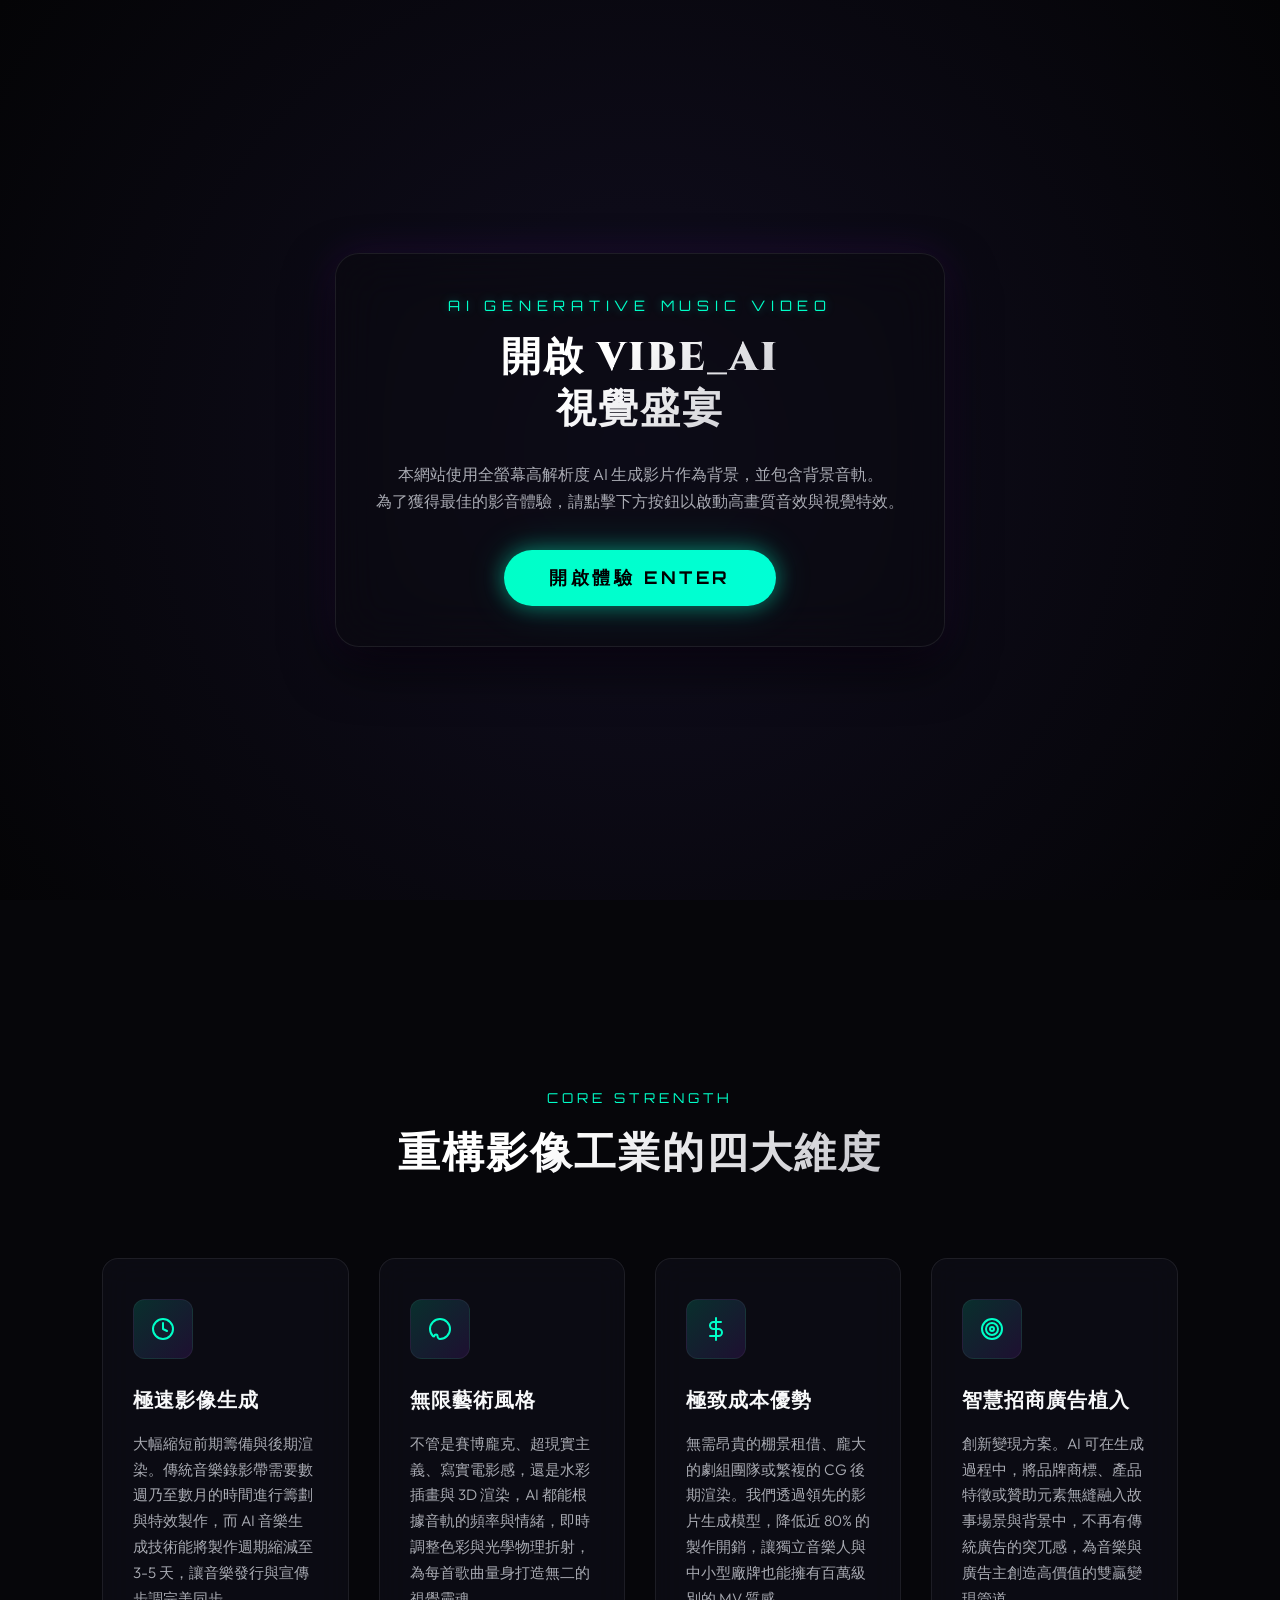
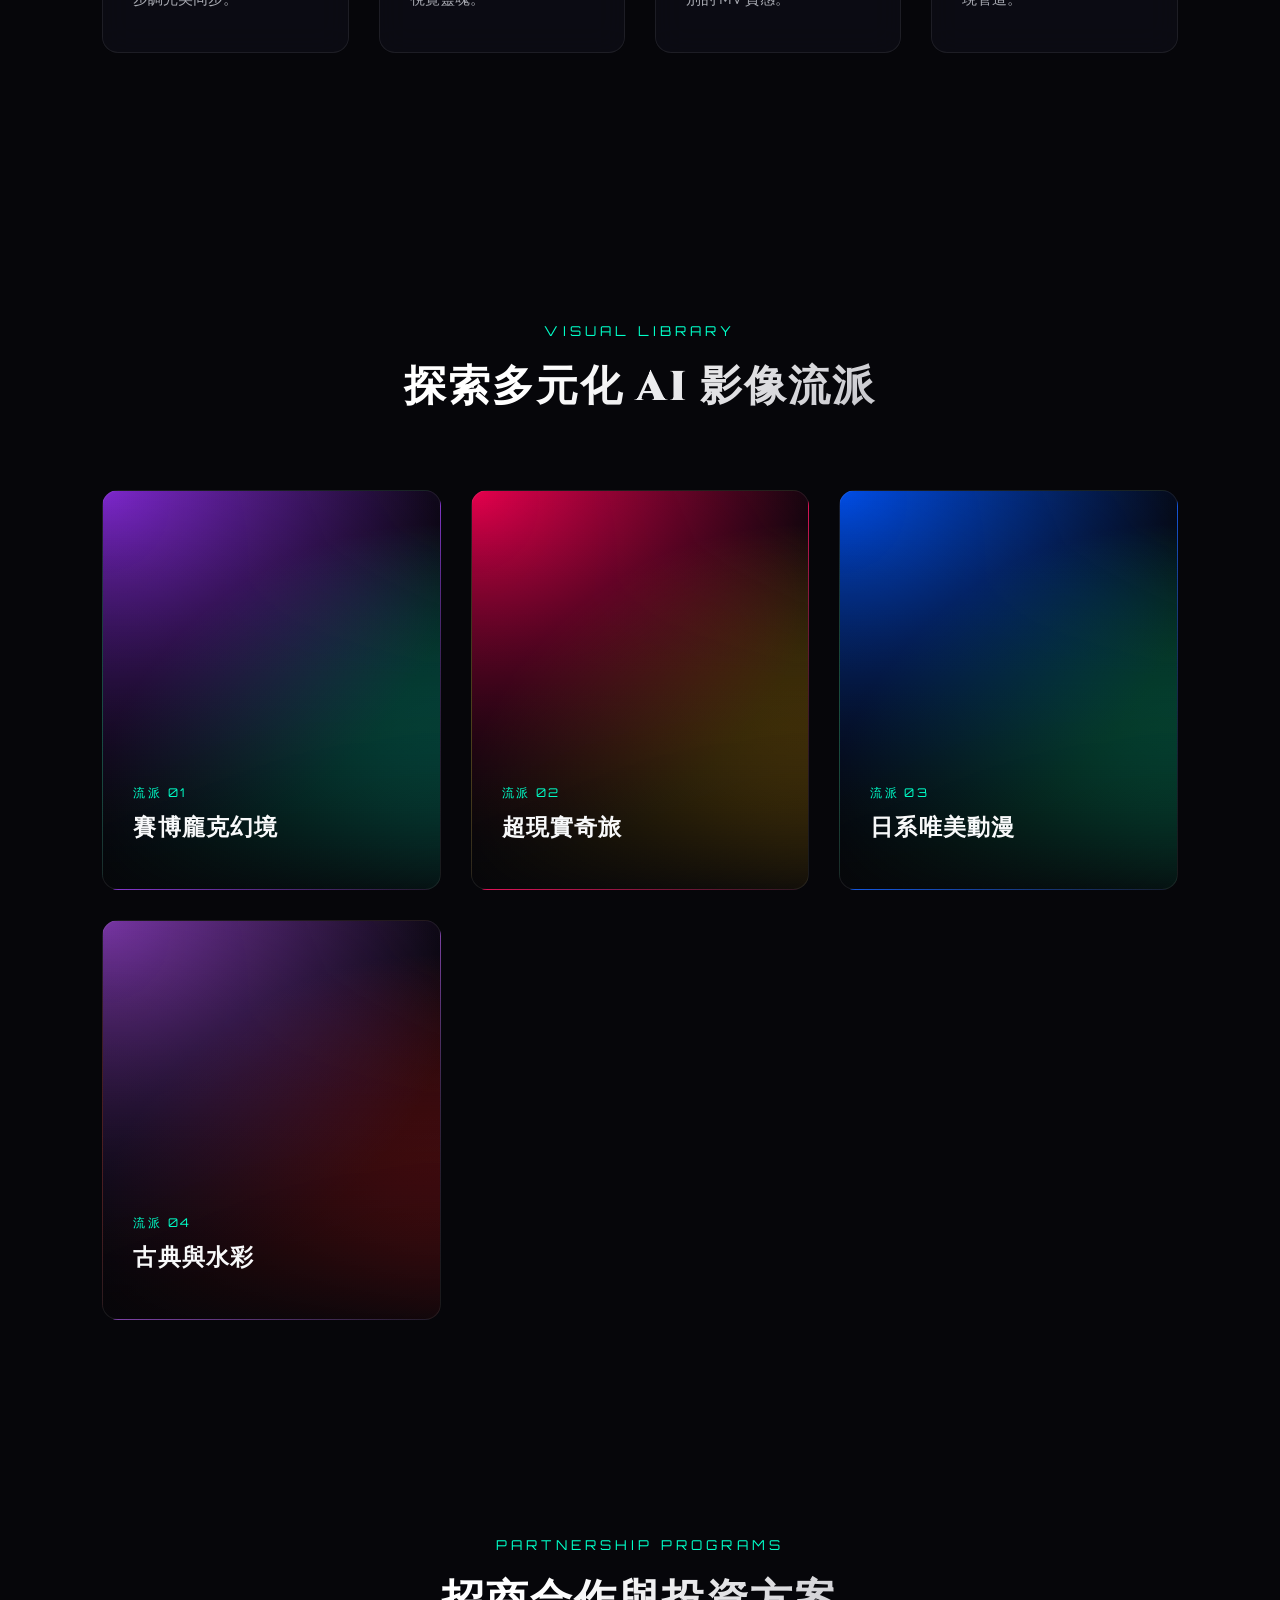
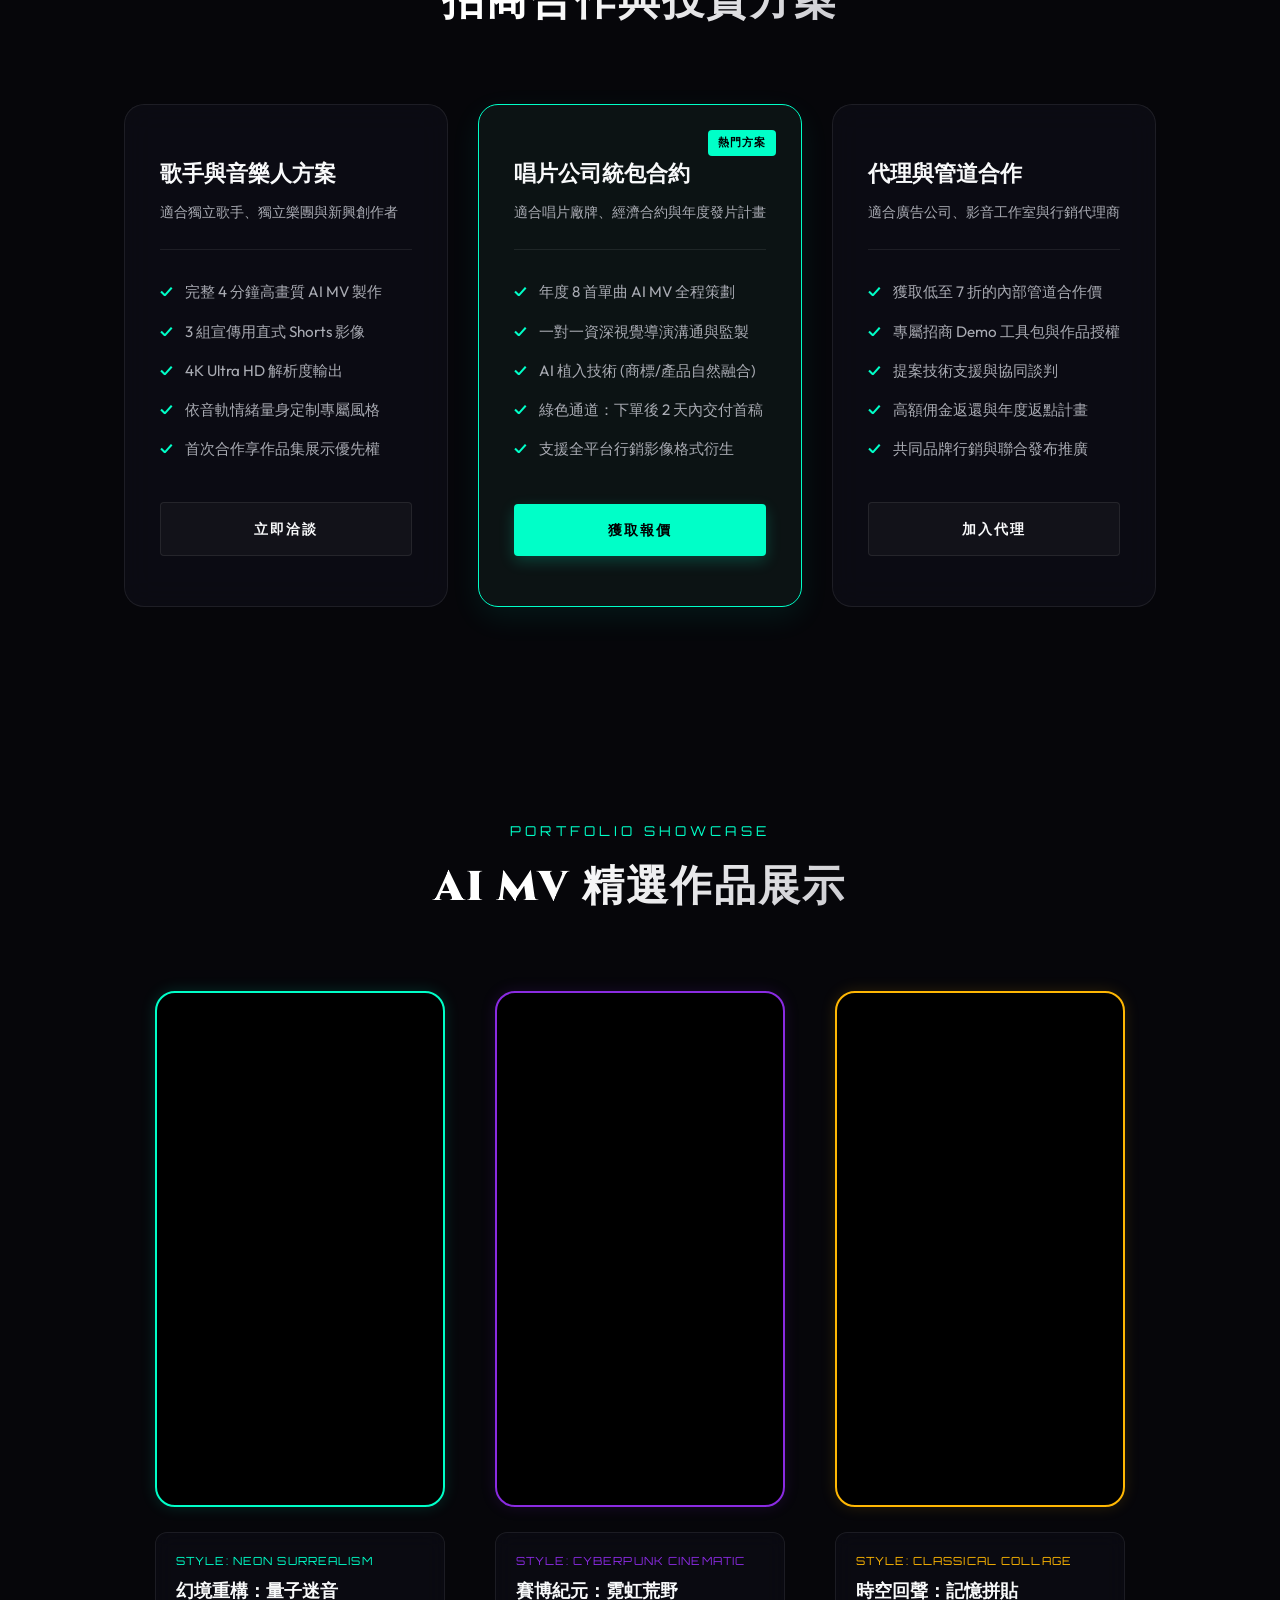
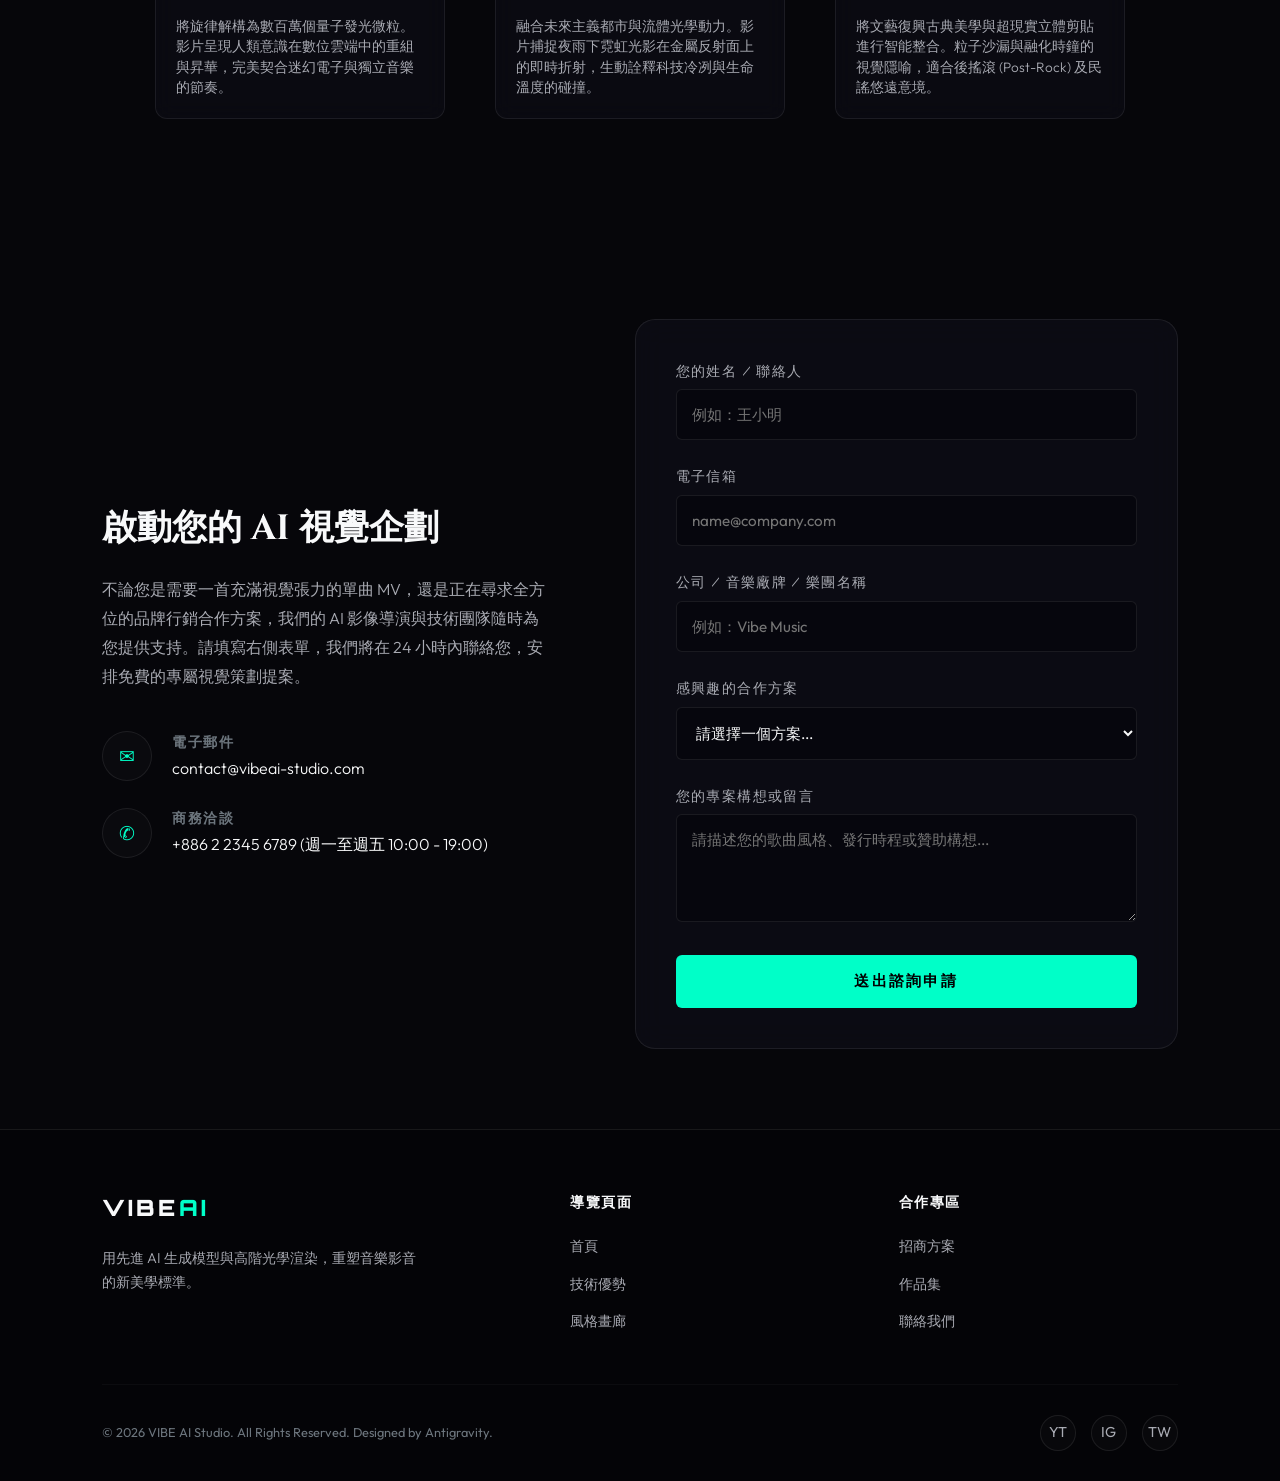
<file: 115.06.28-4/index.html>
<!DOCTYPE html>
<html lang="zh-Hant">
<head>
  <meta charset="UTF-8">
  <meta name="viewport" content="width=device-width, initial-scale=1.0">
  <meta name="description" content="頂級 AI MV 影像製作招商網站 - 結合生成式 AI 藝術與前衛影音美學，為唱片公司、品牌與音樂人打造好萊塢級音樂錄影帶。">
  <title>VIBE AI | 頂級 AI MV 影像製作招商平台</title>
  
  <!-- CSS Stylesheet -->
  <link rel="stylesheet" href="style.css">
</head>
<body>

  <!-- ==========================================
       1. Intro Portal Overlay (Gate Screen)
       ========================================== -->
  <div id="portal-overlay">
    <div class="portal-container">
      <div class="portal-title-sub">AI GENERATIVE MUSIC VIDEO</div>
      <h1 class="portal-title">開啟 VIBE_AI<br>視覺盛宴</h1>
      <p class="portal-desc">
        本網站使用全螢幕高解析度 AI 生成影片作為背景，並包含背景音軌。<br>
        為了獲得最佳的影音體驗，請點擊下方按鈕以啟動高畫質音效與視覺特效。
      </p>
      <button class="portal-btn" id="enter-btn">開啟體驗 ENTER</button>
    </div>
  </div>

  <!-- ==========================================
       2. Full Screen Video Background
       ========================================== -->
  <div class="video-bg-container" id="video-bg-container">
    <!-- The YouTube Iframe will be injected here via JavaScript API -->
    <div id="youtube-bg"></div>
  </div>
  <!-- Vignette gradient on top of video to ensure text readability -->
  <div class="vignette-overlay"></div>

  <!-- ==========================================
       3. Header & Navigation
       ========================================== -->
  <header id="header">
    <a href="#hero" class="logo">
      VIBE<span>AI</span>
    </a>
    <nav>
      <ul>
        <li><a href="#hero" class="active">首頁</a></li>
        <li><a href="#advantages">技術優勢</a></li>
        <li><a href="#gallery">風格畫廊</a></li>
        <li><a href="#cooperation">招商方案</a></li>
        <li><a href="#portfolio">作品集</a></li>
        <li><a href="#contact">合作諮詢</a></li>
      </ul>
    </nav>
    <a href="#contact" class="header-cta">合作洽談</a>
  </header>

  <!-- ==========================================
       4. Hero Section
       ========================================== -->
  <section id="hero">
    <div class="hero-content">
      <div class="hero-tagline">AI MV Production Investment Plan</div>
      <h1 class="hero-title">用 AI 重塑音樂視覺<br>以科技啟迪藝術靈魂</h1>
      <p class="hero-description">
        打破傳統 MV 製作的高昂成本與時程限制。透過深度學習生成式 AI 演算法，將音樂旋律、歌詞意境轉化為驚艷全球的視覺景觀。我們正在尋求唱片品牌、獨立音樂人與跨界贊助商，共同開拓數位影像的新紀元。
      </p>
      <div class="hero-actions">
        <a href="#contact" class="btn-primary">立即預約諮詢</a>
        <a href="#portfolio" class="btn-secondary">瀏覽作品集</a>
      </div>
    </div>

    <!-- Background music & video controls -->
    <div class="media-dashboard">
      <button class="dashboard-btn" id="play-pause-btn" aria-label="播放與暫停影片">
        <!-- Play Icon (SVG) -->
        <svg id="play-icon" style="display:none;" width="18" height="18" viewBox="0 0 24 24" fill="currentColor"><path d="M8 5v14l11-7z"/></svg>
        <!-- Pause Icon (SVG) -->
        <svg id="pause-icon" width="18" height="18" viewBox="0 0 24 24" fill="currentColor"><path d="M6 19h4V5H6v14zm8-14v14h4V5h-4z"/></svg>
      </button>
      <button class="dashboard-btn" id="volume-btn" aria-label="切換靜音狀態">
        <!-- Mute Icon (SVG) -->
        <svg id="mute-icon" width="18" height="18" viewBox="0 0 24 24" fill="currentColor"><path d="M16.5 12c0-1.77-1.02-3.29-2.5-4.03v8.05c1.48-.73 2.5-2.25 2.5-4.02zM14 3.23v2.06c2.89.86 5 3.54 5 6.71s-2.11 5.85-5 6.71v2.06c4.01-.91 7-4.49 7-8.77s-2.99-7.86-7-8.77zM3 9v6h4l5 5V4L7 9H3z"/></svg>
        <!-- Unmute Icon (SVG) -->
        <svg id="unmute-icon" style="display:none;" width="18" height="18" viewBox="0 0 24 24" fill="currentColor"><path d="M19 12c0-1.1-.9-2-2-2s-2 .9-2 2 .9 2 2 2 2-.9 2-2zm-2-9c-1.1 0-2 .9-2 2v2c0 1.1.9 2 2 2s2-.9 2-2V5c0-1.1-.9-2-2-2zm-8.8 8.8L3 18.2V21h2.8l6.4-6.4-3.4-3.4zM21 21H3v-1.8l13.2-13.2h2L21 9v12z"/></svg>
      </button>
      <div class="dashboard-info" id="bg-info">音效：靜音中</div>
    </div>

    <!-- Scroll down mouse animation -->
    <a href="#advantages" class="scroll-down">
      <span>往下探索</span>
      <div class="scroll-down-mouse">
        <div class="scroll-down-wheel"></div>
      </div>
    </a>
  </section>

  <!-- ==========================================
       5. Technical Advantages Section
       ========================================== -->
  <section id="advantages">
    <div class="section-header">
      <span class="section-tagline">Core Strength</span>
      <h2 class="section-title">重構影像工業的四大維度</h2>
    </div>
    
    <div class="advantages-grid">
      <!-- Card 1 -->
      <div class="advantage-card">
        <div class="adv-icon">
          <!-- Timer Icon (SVG) -->
          <svg width="24" height="24" viewBox="0 0 24 24" fill="none" stroke="currentColor" stroke-width="2" stroke-linecap="round" stroke-linejoin="round"><circle cx="12" cy="12" r="10"/><polyline points="12 6 12 12 16 14"/></svg>
        </div>
        <h3 class="adv-title">極速影像生成</h3>
        <p class="adv-desc">
          大幅縮短前期籌備與後期渲染。傳統音樂錄影帶需要數週乃至數月的時間進行籌劃與特效製作，而 AI 音樂生成技術能將製作週期縮減至 3-5 天，讓音樂發行與宣傳步調完美同步。
        </p>
      </div>

      <!-- Card 2 -->
      <div class="advantage-card">
        <div class="adv-icon">
          <!-- Palette Icon (SVG) -->
          <svg width="24" height="24" viewBox="0 0 24 24" fill="none" stroke="currentColor" stroke-width="2" stroke-linecap="round" stroke-linejoin="round"><path d="M12 22C17.5228 22 22 17.5228 22 12C22 6.47715 17.5228 2 12 2C6.47715 2 2 6.47715 2 12C2 14.7255 3.09032 17.1962 4.85857 19C5.03349 19.1749 5.25367 19.3039 5.49842 19.3749C5.89736 19.4907 6.29194 19.2312 6.38 18.83C6.55 18.06 7.23 17.5 8 17.5C8.83 17.5 9.5 18.17 9.5 19C9.5 20.66 10.84 22 12 22Z"/></svg>
        </div>
        <h3 class="adv-title">無限藝術風格</h3>
        <p class="adv-desc">
          不管是賽博龐克、超現實主義、寫實電影感，還是水彩插畫與 3D 渲染，AI 都能根據音軌的頻率與情緒，即時調整色彩與光學物理折射，為每首歌曲量身打造無二的視覺靈魂。
        </p>
      </div>

      <!-- Card 3 -->
      <div class="advantage-card">
        <div class="adv-icon">
          <!-- Dollar Icon (SVG) -->
          <svg width="24" height="24" viewBox="0 0 24 24" fill="none" stroke="currentColor" stroke-width="2" stroke-linecap="round" stroke-linejoin="round"><line x1="12" y1="1" x2="12" y2="23"/><path d="M17 5H9.5a3.5 3.5 0 0 0 0 7h5a3.5 3.5 0 0 1 0 7H6"/></svg>
        </div>
        <h3 class="adv-title">極致成本優勢</h3>
        <p class="adv-desc">
          無需昂貴的棚景租借、龐大的劇組團隊或繁複的 CG 後期渲染。我們透過領先的影片生成模型，降低近 80% 的製作開銷，讓獨立音樂人與中小型廠牌也能擁有百萬級別的 MV 質感。
        </p>
      </div>

      <!-- Card 4 -->
      <div class="advantage-card">
        <div class="adv-icon">
          <!-- Target Icon (SVG) -->
          <svg width="24" height="24" viewBox="0 0 24 24" fill="none" stroke="currentColor" stroke-width="2" stroke-linecap="round" stroke-linejoin="round"><circle cx="12" cy="12" r="10"/><circle cx="12" cy="12" r="6"/><circle cx="12" cy="12" r="2"/></svg>
        </div>
        <h3 class="adv-title">智慧招商廣告植入</h3>
        <p class="adv-desc">
          創新變現方案。AI 可在生成過程中，將品牌商標、產品特徵或贊助元素無縫融入故事場景與背景中，不再有傳統廣告的突兀感，為音樂與廣告主創造高價值的雙贏變現管道。
        </p>
      </div>
    </div>
  </section>

  <!-- ==========================================
       6. Style Gallery Section
       ========================================== -->
  <section id="gallery">
    <div class="section-header">
      <span class="section-tagline">Visual Library</span>
      <h2 class="section-title">探索多元化 AI 影像流派</h2>
    </div>

    <div class="gallery-grid">
      <!-- Card 1 -->
      <div class="gallery-card gallery-card-01">
        <div class="gallery-card-content">
          <span class="gallery-style-label">流派 01</span>
          <h3 class="gallery-style-title">賽博龐克幻境</h3>
          <p class="gallery-style-desc">霓虹光影與雨後街區的電子共振，展現科技感冷冽與生命溫度的碰撞。</p>
        </div>
      </div>
      <!-- Card 2 -->
      <div class="gallery-card gallery-card-02">
        <div class="gallery-card-content">
          <span class="gallery-style-label">流派 02</span>
          <h3 class="gallery-style-title">超現實奇旅</h3>
          <p class="gallery-style-desc">重力反轉與夢境意識流的視覺具象化，讓粒子與沙漏訴說時間的故事。</p>
        </div>
      </div>
      <!-- Card 3 -->
      <div class="gallery-card gallery-card-03">
        <div class="gallery-card-content">
          <span class="gallery-style-label">流派 03</span>
          <h3 class="gallery-style-title">日系唯美動漫</h3>
          <p class="gallery-style-desc">新海誠式手繪光影與極致青春色彩，用二次元濾鏡留住最動人的瞬間。</p>
        </div>
      </div>
      <!-- Card 4 -->
      <div class="gallery-card gallery-card-04">
        <div class="gallery-card-content">
          <span class="gallery-style-label">流派 04</span>
          <h3 class="gallery-style-title">古典與水彩</h3>
          <p class="gallery-style-desc">流動的油畫筆觸與水墨煙雨的詩意留白，賦予旋律典雅幽遠的意境。</p>
        </div>
      </div>
    </div>
  </section>

  <!-- ==========================================
       7. Cooperation Tiers Section
       ========================================== -->
  <section id="cooperation">
    <div class="section-header">
      <span class="section-tagline">Partnership Programs</span>
      <h2 class="section-title">招商合作與投資方案</h2>
    </div>

    <div class="tiers-grid">
      <!-- Tier 1 -->
      <div class="tier-card">
        <div class="tier-header">
          <h3 class="tier-title">歌手與音樂人方案</h3>
          <p class="tier-subtitle">適合獨立歌手、獨立樂團與新興創作者</p>
        </div>
        <ul class="tier-features">
          <li>完整 4 分鐘高畫質 AI MV 製作</li>
          <li>3 組宣傳用直式 Shorts 影像</li>
          <li>4K Ultra HD 解析度輸出</li>
          <li>依音軌情緒量身定制專屬風格</li>
          <li>首次合作享作品集展示優先權</li>
        </ul>
        <a href="#contact" class="tier-btn tier-btn-secondary">立即洽談</a>
      </div>

      <!-- Tier 2 (Featured) -->
      <div class="tier-card featured">
        <span class="featured-tag">熱門方案</span>
        <div class="tier-header">
          <h3 class="tier-title">唱片公司統包合約</h3>
          <p class="tier-subtitle">適合唱片廠牌、經濟合約與年度發片計畫</p>
        </div>
        <ul class="tier-features">
          <li>年度 8 首單曲 AI MV 全程策劃</li>
          <li>一對一資深視覺導演溝通與監製</li>
          <li>AI 植入技術 (商標/產品自然融合)</li>
          <li>綠色通道：下單後 2 天內交付首稿</li>
          <li>支援全平台行銷影像格式衍生</li>
        </ul>
        <a href="#contact" class="tier-btn tier-btn-primary">獲取報價</a>
      </div>

      <!-- Tier 3 -->
      <div class="tier-card">
        <div class="tier-header">
          <h3 class="tier-title">代理與管道合作</h3>
          <p class="tier-subtitle">適合廣告公司、影音工作室與行銷代理商</p>
        </div>
        <ul class="tier-features">
          <li>獲取低至 7 折的內部管道合作價</li>
          <li>專屬招商 Demo 工具包與作品授權</li>
          <li>提案技術支援與協同談判</li>
          <li>高額佣金返還與年度返點計畫</li>
          <li>共同品牌行銷與聯合發布推廣</li>
        </ul>
        <a href="#contact" class="tier-btn tier-btn-secondary">加入代理</a>
      </div>
    </div>
  </section>

  <!-- ==========================================
       8. Portfolio Showcase Section
       ========================================== -->
  <section id="portfolio">
    <div class="section-header">
      <span class="section-tagline">Portfolio Showcase</span>
      <h2 class="section-title">AI MV 精選作品展示</h2>
    </div>

    <div class="portfolio-grid">
      <!-- Video 1 -->
      <div class="portfolio-card portfolio-card-01">
        <div class="shorts-container">
          <div class="shorts-crop-wrapper">
            <iframe 
              id="short-player-1" 
              src="https://www.youtube.com/embed/fux2Udz-OEg?autoplay=1&mute=1&loop=1&playlist=fux2Udz-OEg&controls=0&modestbranding=1&rel=0&iv_load_policy=3&playsinline=1&enablejsapi=1" 
              title="AI MV 作品 - 幻境重構" 
              allow="autoplay; encrypted-media" 
              loading="lazy">
            </iframe>
          </div>
          <!-- Block interaction with iframe to prevent opening youtube app -->
          <div class="shorts-interaction-blocker"></div>
        </div>
        <div class="shorts-detail-card">
          <span class="shorts-style-tag">Style: Neon Surrealism</span>
          <h3 class="shorts-title">幻境重構：量子迷音</h3>
          <p class="shorts-desc">
            將旋律解構為數百萬個量子發光微粒。影片呈現人類意識在數位雲端中的重組與昇華，完美契合迷幻電子與獨立音樂的節奏。
          </p>
        </div>
      </div>

      <!-- Video 2 -->
      <div class="portfolio-card portfolio-card-02">
        <div class="shorts-container">
          <div class="shorts-crop-wrapper">
            <iframe 
              id="short-player-2" 
              src="https://www.youtube.com/embed/iRpgsOfbJQw?autoplay=1&mute=1&loop=1&playlist=iRpgsOfbJQw&controls=0&modestbranding=1&rel=0&iv_load_policy=3&playsinline=1&enablejsapi=1" 
              title="AI MV 作品 - 賽博荒野" 
              allow="autoplay; encrypted-media" 
              loading="lazy">
            </iframe>
          </div>
          <div class="shorts-interaction-blocker"></div>
        </div>
        <div class="shorts-detail-card">
          <span class="shorts-style-tag">Style: Cyberpunk Cinematic</span>
          <h3 class="shorts-title">賽博紀元：霓虹荒野</h3>
          <p class="shorts-desc">
            融合未來主義都市與流體光學動力。影片捕捉夜雨下霓虹光影在金屬反射面上的即時折射，生動詮釋科技冷冽與生命溫度的碰撞。
          </p>
        </div>
      </div>

      <!-- Video 3 -->
      <div class="portfolio-card portfolio-card-03">
        <div class="shorts-container">
          <div class="shorts-crop-wrapper">
            <iframe 
              id="short-player-3" 
              src="https://www.youtube.com/embed/N7Fb-RkPLcA?autoplay=1&mute=1&loop=1&playlist=N7Fb-RkPLcA&controls=0&modestbranding=1&rel=0&iv_load_policy=3&playsinline=1&enablejsapi=1" 
              title="AI MV 作品 - 時空回聲" 
              allow="autoplay; encrypted-media" 
              loading="lazy">
            </iframe>
          </div>
          <div class="shorts-interaction-blocker"></div>
        </div>
        <div class="shorts-detail-card">
          <span class="shorts-style-tag">Style: Classical Collage</span>
          <h3 class="shorts-title">時空回聲：記憶拼貼</h3>
          <p class="shorts-desc">
            將文藝復興古典美學與超現實立體剪貼進行智能整合。粒子沙漏與融化時鐘的視覺隱喻，適合後搖滾 (Post-Rock) 及民謠悠遠意境。
          </p>
        </div>
      </div>
    </div>
  </section>

  <!-- ==========================================
       9. Contact / Lead Capturing Form Section
       ========================================== -->
  <section id="contact">
    <div class="contact-container">
      <div class="contact-info">
        <h3>啟動您的 AI 視覺企劃</h3>
        <p>
          不論您是需要一首充滿視覺張力的單曲 MV，還是正在尋求全方位的品牌行銷合作方案，我們的 AI 影像導演與技術團隊隨時為您提供支持。請填寫右側表單，我們將在 24 小時內聯絡您，安排免費的專屬視覺策劃提案。
        </p>
        
        <div class="contact-details">
          <!-- Item 1 -->
          <div class="contact-item">
            <div class="contact-icon">✉</div>
            <div class="contact-text">
              <h4>電子郵件</h4>
              <p>contact@vibeai-studio.com</p>
            </div>
          </div>
          <!-- Item 2 -->
          <div class="contact-item">
            <div class="contact-icon">✆</div>
            <div class="contact-text">
              <h4>商務洽談</h4>
              <p>+886 2 2345 6789 (週一至週五 10:00 - 19:00)</p>
            </div>
          </div>
        </div>
      </div>

      <div class="contact-form-card">
        <form id="lead-form">
          <div class="form-group">
            <label for="contact-name">您的姓名 / 聯絡人</label>
            <input type="text" id="contact-name" placeholder="例如：王小明" required>
          </div>
          <div class="form-group">
            <label for="contact-email">電子信箱</label>
            <input type="email" id="contact-email" placeholder="name@company.com" required>
          </div>
          <div class="form-group">
            <label for="contact-company">公司 / 音樂廠牌 / 樂團名稱</label>
            <input type="text" id="contact-company" placeholder="例如：Vibe Music" required>
          </div>
          <div class="form-group">
            <label for="contact-tier">感興趣的合作方案</label>
            <select id="contact-tier" required>
              <option value="" disabled selected>請選擇一個方案...</option>
              <option value="artist">歌手與音樂人方案</option>
              <option value="label">唱片公司統包合約</option>
              <option value="agency">代理與管道合作</option>
              <option value="other">其他客製化專案</option>
            </select>
          </div>
          <div class="form-group">
            <label for="contact-msg">您的專案構想或留言</label>
            <textarea id="contact-msg" rows="4" placeholder="請描述您的歌曲風格、發行時程或贊助構想..." required></textarea>
          </div>
          <button type="submit" class="form-btn">送出諮詢申請</button>
        </form>
      </div>
    </div>
  </section>

  <!-- ==========================================
       10. Footer
       ========================================== -->
  <footer>
    <div class="footer-top">
      <div class="footer-brand">
        <a href="#hero" class="footer-logo">VIBE<span>AI</span></a>
        <p>用先進 AI 生成模型與高階光學渲染，重塑音樂影音的新美學標準。</p>
      </div>
      <div class="footer-links">
        <h5>導覽頁面</h5>
        <ul>
          <li><a href="#hero">首頁</a></li>
          <li><a href="#advantages">技術優勢</a></li>
          <li><a href="#gallery">風格畫廊</a></li>
        </ul>
      </div>
      <div class="footer-links">
        <h5>合作專區</h5>
        <ul>
          <li><a href="#cooperation">招商方案</a></li>
          <li><a href="#portfolio">作品集</a></li>
          <li><a href="#contact">聯絡我們</a></li>
        </ul>
      </div>
    </div>
    <div class="footer-bottom">
      <p>&copy; 2026 VIBE AI Studio. All Rights Reserved. Designed by Antigravity.</p>
      <div class="social-links">
        <a href="#" class="social-icon" aria-label="Youtube">YT</a>
        <a href="#" class="social-icon" aria-label="Instagram">IG</a>
        <a href="#" class="social-icon" aria-label="Twitter">TW</a>
      </div>
    </div>
  </footer>

  <!-- YouTube IFrame API Loader -->
  <script src="https://www.youtube.com/iframe_api"></script>
  <!-- Main Script -->
  <script src="script.js"></script>
</body>
</html>
</file>
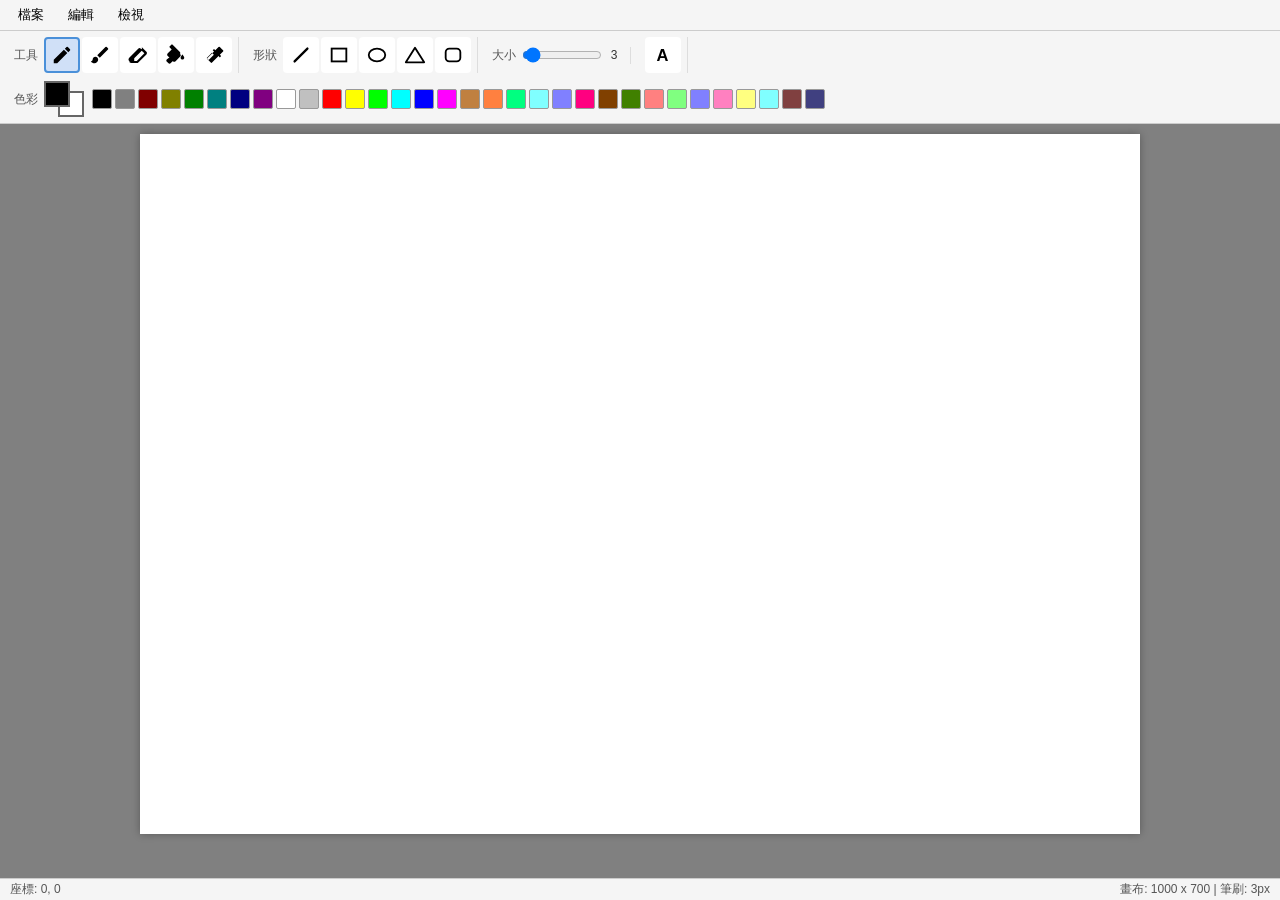
<file: 115.06.28-5/index.html>
<!DOCTYPE html>
<html lang="zh-TW">
<head>
<meta charset="UTF-8">
<meta name="viewport" content="width=device-width, initial-scale=1.0">
<title>小畫家 - Web Paint</title>
<style>
* { margin: 0; padding: 0; box-sizing: border-box; }
body { font-family: "Microsoft JhengHei", "微軟正黑體", sans-serif; background: #f0f0f0; overflow: hidden; height: 100vh; display: flex; flex-direction: column; }

/* 選單列 */
.menubar { background: #f5f5f5; border-bottom: 1px solid #ccc; padding: 2px 8px; display: flex; gap: 4px; font-size: 13px; }
.menubar button { background: none; border: none; padding: 4px 10px; cursor: pointer; border-radius: 3px; font-size: 13px; }
.menubar button:hover { background: #e0e0e0; }

/* 工具列 */
.toolbar { background: #f5f5f5; border-bottom: 1px solid #ccc; padding: 6px 8px; display: flex; align-items: center; gap: 8px; flex-wrap: wrap; min-height: 64px; }
.tool-group { display: flex; gap: 2px; align-items: center; padding: 0 6px; border-right: 1px solid #ddd; }
.tool-group:last-child { border-right: none; }
.tool-group label { font-size: 12px; color: #555; margin-right: 4px; white-space: nowrap; }

.tool-btn { width: 36px; height: 36px; border: 2px solid transparent; border-radius: 4px; cursor: pointer; display: flex; align-items: center; justify-content: center; font-size: 18px; background: white; transition: all 0.15s; }
.tool-btn:hover { border-color: #4A90D9; background: #E8F0FE; }
.tool-btn.active { border-color: #4A90D9; background: #D0E0F7; }
.tool-btn svg { width: 22px; height: 22px; }

/* 色彩面板 */
.color-panel { display: flex; gap: 3px; align-items: center; }
.color-swatch { width: 20px; height: 20px; border: 1px solid #999; cursor: pointer; border-radius: 2px; }
.color-swatch:hover { transform: scale(1.2); z-index: 1; }
.color-preview { display: flex; gap: 4px; margin-right: 6px; position: relative; width: 40px; height: 36px; }
.color-fg { width: 26px; height: 26px; border: 2px solid #666; position: absolute; top: 0; left: 0; z-index: 2; cursor: pointer; }
.color-bg { width: 26px; height: 26px; border: 2px solid #666; position: absolute; bottom: 0; right: 0; z-index: 1; cursor: pointer; background: white; }

input[type="range"] { width: 80px; }
input[type="color"] { width: 30px; height: 26px; border: none; cursor: pointer; }
.size-label { font-size: 12px; color: #333; min-width: 20px; text-align: center; }

/* 畫布區 */
.canvas-container { flex: 1; overflow: auto; position: relative; background: #808080; display: flex; justify-content: center; align-items: flex-start; padding: 10px; }
canvas#mainCanvas { background: white; cursor: crosshair; box-shadow: 0 0 8px rgba(0,0,0,0.3); }
canvas#overlayCanvas { position: absolute; pointer-events: none; }

/* 狀態列 */
.statusbar { background: #f5f5f5; border-top: 1px solid #ccc; padding: 2px 10px; font-size: 12px; color: #555; display: flex; justify-content: space-between; }

/* 文字輸入 */
.text-input-box { position: absolute; border: 2px dashed #4A90D9; background: rgba(255,255,255,0.9); padding: 4px; font-size: 16px; min-width: 100px; min-height: 30px; outline: none; z-index: 100; display: none; }
.text-input-box:focus { border-color: #2060A0; }

/* 下拉選單 */
.dropdown { position: relative; }
.dropdown-content { display: none; position: absolute; top: 100%; left: 0; background: white; border: 1px solid #ccc; border-radius: 4px; box-shadow: 0 2px 8px rgba(0,0,0,0.15); min-width: 160px; z-index: 1000; }
.dropdown-content.show { display: block; }
.dropdown-content button { display: block; width: 100%; text-align: left; padding: 8px 12px; border: none; background: none; cursor: pointer; font-size: 13px; }
.dropdown-content button:hover { background: #e8f0fe; }
</style>
</head>
<body>

<!-- 選單列 -->
<div class="menubar">
  <div class="dropdown">
    <button onclick="toggleMenu('fileMenu')">檔案</button>
    <div id="fileMenu" class="dropdown-content">
      <button onclick="newCanvas()">開新檔案</button>
      <button onclick="savePNG()">另存新檔 (PNG)</button>
      <button onclick="saveJPG()">另存新檔 (JPG)</button>
    </div>
  </div>
  <div class="dropdown">
    <button onclick="toggleMenu('editMenu')">編輯</button>
    <div id="editMenu" class="dropdown-content">
      <button onclick="undo()">復原 (Ctrl+Z)</button>
      <button onclick="redo()">重做 (Ctrl+Y)</button>
      <button onclick="clearCanvas()">全部清除</button>
    </div>
  </div>
  <div class="dropdown">
    <button onclick="toggleMenu('viewMenu')">檢視</button>
    <div id="viewMenu" class="dropdown-content">
      <button onclick="zoomIn()">放大</button>
      <button onclick="zoomOut()">縮小</button>
      <button onclick="zoomReset()">還原大小</button>
    </div>
  </div>
</div>

<!-- 工具列 -->
<div class="toolbar">
  <!-- 工具 -->
  <div class="tool-group">
    <label>工具</label>
    <button class="tool-btn active" data-tool="pencil" title="鉛筆" onclick="setTool('pencil')">
      <svg viewBox="0 0 24 24"><path d="M3 17.25V21h3.75L17.81 9.94l-3.75-3.75L3 17.25zM20.71 7.04a1 1 0 000-1.41l-2.34-2.34a1 1 0 00-1.41 0l-1.83 1.83 3.75 3.75 1.83-1.83z" fill="currentColor"/></svg>
    </button>
    <button class="tool-btn" data-tool="brush" title="筆刷" onclick="setTool('brush')">
      <svg viewBox="0 0 24 24"><path d="M7 14c-1.66 0-3 1.34-3 3 0 1.31-1.16 2-2 2 .92 1.22 2.49 2 4 2 2.21 0 4-1.79 4-4 0-1.66-1.34-3-3-3zm13.71-9.37l-1.34-1.34a1 1 0 00-1.41 0L9 12.25 11.75 15l8.96-8.96a1 1 0 000-1.41z" fill="currentColor"/></svg>
    </button>
    <button class="tool-btn" data-tool="eraser" title="橡皮擦" onclick="setTool('eraser')">
      <svg viewBox="0 0 24 24"><path d="M16.24 3.56l4.95 4.94c.78.79.78 2.05 0 2.84L12.29 20.2a2 2 0 01-1.41.59H4.83c-.78 0-1.54-.31-2.12-.88L2.7 18.89a3 3 0 010-4.24l9.53-9.53a2 2 0 012.83-.01l1.18.5zM4.83 18.5h5.88L19 10.21l-2.93-2.93L7.88 15.47v3.03z" fill="currentColor"/></svg>
    </button>
    <button class="tool-btn" data-tool="fill" title="油漆桶" onclick="setTool('fill')">
      <svg viewBox="0 0 24 24"><path d="M16.56 8.94L8.32.7a1 1 0 00-1.42 0L5.18 2.42a1 1 0 000 1.41l2.12 2.12-4.25 4.25a2 2 0 000 2.83l5.66 5.66a2 2 0 002.83 0l5.02-5.02a2 2 0 000-2.73zM2.12 16.56a2 2 0 000 2.83l1.41 1.41a2 2 0 002.83 0l8.49-8.49-2.83-2.83-9.9 7.08z" fill="currentColor"/><path d="M19 11.5s-2 2.17-2 3.5c0 1.1.9 2 2 2s2-.9 2-2c0-1.33-2-3.5-2-3.5z" fill="currentColor"/></svg>
    </button>
    <button class="tool-btn" data-tool="eyedropper" title="色彩选取" onclick="setTool('eyedropper')">
      <svg viewBox="0 0 24 24"><path d="M20.71 5.63l-2.34-2.34a1 1 0 00-1.41 0l-3.54 3.54-1.41-1.41-1.42 1.41 1.42 1.42-7.08 7.08a1 1 0 000 1.41l3.53 3.54a1 1 0 001.41 0l7.08-7.08 1.41 1.42 1.42-1.42-1.42-1.41 3.54-3.54a1 1 0 000-1.41zM6.17 17.41l-2.12-2.12 5.66-5.66 2.12 2.12-5.66 5.66z" fill="currentColor"/></svg>
    </button>
  </div>

  <!-- 形狀 -->
  <div class="tool-group">
    <label>形狀</label>
    <button class="tool-btn" data-tool="line" title="直線" onclick="setTool('line')">
      <svg viewBox="0 0 24 24"><line x1="5" y1="19" x2="19" y2="5" stroke="currentColor" stroke-width="2.5" stroke-linecap="round"/></svg>
    </button>
    <button class="tool-btn" data-tool="rect" title="矩形" onclick="setTool('rect')">
      <svg viewBox="0 0 24 24"><rect x="4" y="5" width="16" height="14" fill="none" stroke="currentColor" stroke-width="2"/></svg>
    </button>
    <button class="tool-btn" data-tool="ellipse" title="橢圓" onclick="setTool('ellipse')">
      <svg viewBox="0 0 24 24"><ellipse cx="12" cy="12" rx="9" ry="7" fill="none" stroke="currentColor" stroke-width="2"/></svg>
    </button>
    <button class="tool-btn" data-tool="triangle" title="三角形" onclick="setTool('triangle')">
      <svg viewBox="0 0 24 24"><polygon points="12,4 22,20 2,20" fill="none" stroke="currentColor" stroke-width="2" stroke-linejoin="round"/></svg>
    </button>
    <button class="tool-btn" data-tool="roundrect" title="圓角矩形" onclick="setTool('roundrect')">
      <svg viewBox="0 0 24 24"><rect x="4" y="5" width="16" height="14" rx="4" ry="4" fill="none" stroke="currentColor" stroke-width="2"/></svg>
    </button>
  </div>

  <!-- 筆刷大小 -->
  <div class="tool-group">
    <label>大小</label>
    <input type="range" id="brushSize" min="1" max="50" value="3" oninput="updateSizeLabel()">
    <span class="size-label" id="sizeLabel">3</span>
  </div>

  <!-- 形狀選項 -->
  <div class="tool-group" id="shapeOptions" style="display:none;">
    <label>填充</label>
    <select id="shapeFill" onchange="shapeFillMode=this.value">
      <option value="stroke">僅外框</option>
      <option value="fill">僅填充</option>
      <option value="both">外框+填充</option>
    </select>
  </div>

  <!-- 文字選項 -->
  <div class="tool-group" id="textOptions" style="display:none;">
    <label>字型</label>
    <select id="textFont">
      <option value="微軟正黑體">微軟正黑體</option>
      <option value="新細明體">新細明體</option>
      <option value="標楷體">標楷體</option>
      <option value="Arial">Arial</option>
      <option value="Times New Roman">Times New Roman</option>
      <option value="Courier New">Courier New</option>
    </select>
    <input type="number" id="textSize" value="20" min="8" max="200" style="width:50px;">
  </div>

  <!-- 文字工具 (獨立) -->
  <div class="tool-group">
    <button class="tool-btn" data-tool="text" title="文字" onclick="setTool('text')">
      <svg viewBox="0 0 24 24"><text x="5" y="18" font-size="18" font-weight="bold" fill="currentColor">A</text></svg>
    </button>
  </div>

  <!-- 色彩 -->
  <div class="tool-group">
    <label>色彩</label>
    <div class="color-preview">
      <div class="color-fg" id="colorFG" style="background:#000000" onclick="document.getElementById('fgColorInput').click()"></div>
      <div class="color-bg" id="colorBG" style="background:#FFFFFF" onclick="document.getElementById('bgColorInput').click()"></div>
      <input type="color" id="fgColorInput" value="#000000" style="display:none" onchange="setFGColor(this.value)">
      <input type="color" id="bgColorInput" value="#FFFFFF" style="display:none" onchange="setBGColor(this.value)">
    </div>
    <div class="color-panel" id="colorPalette"></div>
  </div>
</div>

<!-- 畫布 -->
<div class="canvas-container" id="canvasContainer">
  <canvas id="mainCanvas" width="1000" height="700"></canvas>
  <div class="text-input-box" id="textInput"></div>
</div>

<!-- 狀態列 -->
<div class="statusbar">
  <span id="statusPos">座標: 0, 0</span>
  <span id="statusSize">畫布: 1000 x 700 | 筆刷: 3px</span>
</div>

<script>
// ===== 狀態 =====
const mainCanvas = document.getElementById('mainCanvas');
const ctx = mainCanvas.getContext('2d');
const container = document.getElementById('canvasContainer');

let currentTool = 'pencil';
let fgColor = '#000000';
let bgColor = '#FFFFFF';
let brushSize = 3;
let shapeFillMode = 'stroke';
let isDrawing = false;
let startX, startY;
let lastX, lastY;
let zoomLevel = 1;

// 復原/重做
let history = [];
let historyIndex = -1;
const MAX_HISTORY = 50;

// 暫存
let tempCanvas, tempCtx;
let snapshotData;

// ===== 色彩面板 =====
const paletteColors = [
  '#000000','#808080','#800000','#808000','#008000','#008080','#000080','#800080',
  '#FFFFFF','#C0C0C0','#FF0000','#FFFF00','#00FF00','#00FFFF','#0000FF','#FF00FF',
  '#C08040','#FF8040','#00FF80','#80FFFF','#8080FF','#FF0080','#804000','#408000',
  '#FF8080','#80FF80','#8080FF','#FF80C0','#FFFF80','#80FFFF','#804040','#404080'
];

const palette = document.getElementById('colorPalette');
paletteColors.forEach(c => {
  const swatch = document.createElement('div');
  swatch.className = 'color-swatch';
  swatch.style.background = c;
  swatch.onclick = () => setFGColor(c);
  swatch.oncontextmenu = (e) => { e.preventDefault(); setBGColor(c); };
  palette.appendChild(swatch);
});

// ===== 工具設定 =====
function setTool(tool) {
  currentTool = tool;
  document.querySelectorAll('.tool-btn').forEach(b => b.classList.remove('active'));
  const btn = document.querySelector(`[data-tool="${tool}"]`);
  if (btn) btn.classList.add('active');

  // 顯示/隱藏選項
  const shapeTools = ['line','rect','ellipse','triangle','roundrect'];
  document.getElementById('shapeOptions').style.display = shapeTools.includes(tool) ? 'flex' : 'none';
  document.getElementById('textOptions').style.display = tool === 'text' ? 'flex' : 'none';

  // 游標
  if (tool === 'fill') mainCanvas.style.cursor = 'crosshair';
  else if (tool === 'eyedropper') mainCanvas.style.cursor = 'crosshair';
  else if (tool === 'text') mainCanvas.style.cursor = 'text';
  else mainCanvas.style.cursor = 'crosshair';

  // 結束文字輸入
  if (tool !== 'text') finishTextInput();
}

function setFGColor(c) {
  fgColor = c;
  document.getElementById('colorFG').style.background = c;
  document.getElementById('fgColorInput').value = c;
}

function setBGColor(c) {
  bgColor = c;
  document.getElementById('colorBG').style.background = c;
  document.getElementById('bgColorInput').value = c;
}

function updateSizeLabel() {
  brushSize = parseInt(document.getElementById('brushSize').value);
  document.getElementById('sizeLabel').textContent = brushSize;
  document.getElementById('statusSize').textContent = `畫布: ${mainCanvas.width} x ${mainCanvas.height} | 筆刷: ${brushSize}px`;
}

// ===== 復原/重做 =====
function saveState() {
  if (historyIndex < history.length - 1) {
    history = history.slice(0, historyIndex + 1);
  }
  history.push(ctx.getImageData(0, 0, mainCanvas.width, mainCanvas.height));
  if (history.length > MAX_HISTORY) history.shift();
  historyIndex = history.length - 1;
}

function undo() {
  if (historyIndex > 0) {
    historyIndex--;
    ctx.putImageData(history[historyIndex], 0, 0);
  }
}

function redo() {
  if (historyIndex < history.length - 1) {
    historyIndex++;
    ctx.putImageData(history[historyIndex], 0, 0);
  }
}

// ===== 畫布操作 =====
function newCanvas() {
  if (confirm('確定要開新檔案？目前的變更將會遺失。')) {
    ctx.fillStyle = '#FFFFFF';
    ctx.fillRect(0, 0, mainCanvas.width, mainCanvas.height);
    history = [];
    historyIndex = -1;
    saveState();
  }
}

function clearCanvas() {
  saveState();
  ctx.fillStyle = '#FFFFFF';
  ctx.fillRect(0, 0, mainCanvas.width, mainCanvas.height);
  saveState();
}

function savePNG() {
  const link = document.createElement('a');
  link.download = '小畫家.png';
  link.href = mainCanvas.toDataURL('image/png');
  link.click();
}

function saveJPG() {
  const tempC = document.createElement('canvas');
  tempC.width = mainCanvas.width;
  tempC.height = mainCanvas.height;
  const tempCtx2 = tempC.getContext('2d');
  tempCtx2.fillStyle = '#FFFFFF';
  tempCtx2.fillRect(0, 0, tempC.width, tempC.height);
  tempCtx2.drawImage(mainCanvas, 0, 0);
  const link = document.createElement('a');
  link.download = '小畫家.jpg';
  link.href = tempC.toDataURL('image/jpeg', 0.95);
  link.click();
}

function zoomIn() {
  zoomLevel = Math.min(zoomLevel * 1.25, 5);
  mainCanvas.style.transform = `scale(${zoomLevel})`;
  mainCanvas.style.transformOrigin = 'top left';
}

function zoomOut() {
  zoomLevel = Math.max(zoomLevel / 1.25, 0.25);
  mainCanvas.style.transform = `scale(${zoomLevel})`;
  mainCanvas.style.transformOrigin = 'top left';
}

function zoomReset() {
  zoomLevel = 1;
  mainCanvas.style.transform = 'scale(1)';
}

// ===== 下拉選單 =====
function toggleMenu(id) {
  document.querySelectorAll('.dropdown-content').forEach(d => {
    if (d.id !== id) d.classList.remove('show');
  });
  document.getElementById(id).classList.toggle('show');
}

document.addEventListener('click', (e) => {
  if (!e.target.closest('.dropdown')) {
    document.querySelectorAll('.dropdown-content').forEach(d => d.classList.remove('show'));
  }
});

// ===== 繪圖 =====
function getPos(e) {
  const rect = mainCanvas.getBoundingClientRect();
  const scaleX = mainCanvas.width / rect.width;
  const scaleY = mainCanvas.height / rect.height;
  return {
    x: (e.clientX - rect.left) * scaleX,
    y: (e.clientY - rect.top) * scaleY
  };
}

// 油漆桶 (flood fill)
function floodFill(sx, sy, fillColor) {
  const imageData = ctx.getImageData(0, 0, mainCanvas.width, mainCanvas.height);
  const data = imageData.data;
  const w = mainCanvas.width;
  const h = mainCanvas.height;

  sx = Math.floor(sx);
  sy = Math.floor(sy);
  if (sx < 0 || sx >= w || sy < 0 || sy >= h) return;

  const targetIdx = (sy * w + sx) * 4;
  const tr = data[targetIdx], tg = data[targetIdx+1], tb = data[targetIdx+2], ta = data[targetIdx+3];

  // 解析填充色
  const fc = document.createElement('canvas').getContext('2d');
  fc.fillStyle = fillColor;
  fc.fillRect(0,0,1,1);
  const fData = fc.getImageData(0,0,1,1).data;
  const fr = fData[0], fg = fData[1], fb = fData[2], fa = fData[3];

  if (tr === fr && tg === fg && tb === fb && ta === fa) return;

  const stack = [[sx, sy]];
  const visited = new Uint8Array(w * h);

  function match(i) {
    return data[i] === tr && data[i+1] === tg && data[i+2] === tb && data[i+3] === ta;
  }

  while (stack.length > 0) {
    const [cx, cy] = stack.pop();
    const ci = cy * w + cx;
    if (cx < 0 || cx >= w || cy < 0 || cy >= h) continue;
    if (visited[ci]) continue;
    const pi = ci * 4;
    if (!match(pi)) continue;

    visited[ci] = 1;
    data[pi] = fr;
    data[pi+1] = fg;
    data[pi+2] = fb;
    data[pi+3] = fa;

    stack.push([cx+1, cy], [cx-1, cy], [cx, cy+1], [cx, cy-1]);
  }

  ctx.putImageData(imageData, 0, 0);
}

// 色彩选取
function eyedropper(sx, sy) {
  const pixel = ctx.getImageData(Math.floor(sx), Math.floor(sy), 1, 1).data;
  const hex = '#' + [pixel[0], pixel[1], pixel[2]].map(v => v.toString(16).padStart(2,'0')).join('');
  setFGColor(hex);
  setTool('pencil');
}

// 文字
function finishTextInput() {
  const box = document.getElementById('textInput');
  if (box.style.display === 'block' && box.textContent.trim()) {
    const font = document.getElementById('textFont').value;
    const size = parseInt(document.getElementById('textSize').value) || 20;
    ctx.fillStyle = fgColor;
    ctx.font = `${size}px "${font}"`;
    ctx.textBaseline = 'top';
    const lines = box.textContent.split('\n');
    const lineH = size * 1.3;
    const bx = parseInt(box.style.left) || 0;
    const by = parseInt(box.style.top) || 0;
    lines.forEach((line, i) => {
      ctx.fillText(line, bx, by + i * lineH);
    });
    saveState();
  }
  box.style.display = 'none';
  box.textContent = '';
  box.contentEditable = false;
}

function startTextInput(x, y) {
  finishTextInput();
  const box = document.getElementById('textInput');
  const containerRect = container.getBoundingClientRect();
  const canvasRect = mainCanvas.getBoundingClientRect();
  box.style.left = (canvasRect.left - containerRect.left + x / (mainCanvas.width / canvasRect.width)) + 'px';
  box.style.top = (canvasRect.top - containerRect.top + y / (mainCanvas.height / canvasRect.height)) + 'px';
  box.style.display = 'block';
  box.contentEditable = true;
  box.focus();
  box.style.color = fgColor;
  const size = parseInt(document.getElementById('textSize').value) || 20;
  box.style.fontSize = size + 'px';
  box.style.fontFamily = document.getElementById('textFont').value;
}

// ===== 事件處理 =====
mainCanvas.addEventListener('mousedown', (e) => {
  e.preventDefault();
  const pos = getPos(e);
  startX = pos.x;
  startY = pos.y;
  lastX = pos.x;
  lastY = pos.y;

  if (currentTool === 'fill') {
    saveState();
    floodFill(pos.x, pos.y, e.button === 2 ? bgColor : fgColor);
    saveState();
    return;
  }

  if (currentTool === 'eyedropper') {
    eyedropper(pos.x, pos.y);
    return;
  }

  if (currentTool === 'text') {
    startTextInput(pos.x, pos.y);
    return;
  }

  isDrawing = true;

  if (currentTool === 'line' || currentTool === 'rect' || currentTool === 'ellipse' || currentTool === 'triangle' || currentTool === 'roundrect') {
    tempCanvas = document.createElement('canvas');
    tempCanvas.width = mainCanvas.width;
    tempCanvas.height = mainCanvas.height;
    tempCtx = tempCanvas.getContext('2d');
    snapshotData = ctx.getImageData(0, 0, mainCanvas.width, mainCanvas.height);
  }

  if (currentTool === 'pencil' || currentTool === 'brush' || currentTool === 'eraser') {
    saveState();
    ctx.beginPath();
    ctx.moveTo(pos.x, pos.y);
    ctx.lineTo(pos.x + 0.1, pos.y + 0.1);
    ctx.strokeStyle = currentTool === 'eraser' ? bgColor : fgColor;
    ctx.lineWidth = currentTool === 'brush' ? brushSize * 2 : brushSize;
    ctx.lineCap = 'round';
    ctx.lineJoin = 'round';
    ctx.stroke();
  }
});

mainCanvas.addEventListener('mousemove', (e) => {
  const pos = getPos(e);
  document.getElementById('statusPos').textContent = `座標: ${Math.round(pos.x)}, ${Math.round(pos.y)}`;

  if (!isDrawing) return;

  if (currentTool === 'pencil' || currentTool === 'brush' || currentTool === 'eraser') {
    ctx.lineTo(pos.x, pos.y);
    ctx.strokeStyle = currentTool === 'eraser' ? bgColor : fgColor;
    ctx.lineWidth = currentTool === 'brush' ? brushSize * 2 : brushSize;
    ctx.lineCap = 'round';
    ctx.lineJoin = 'round';
    ctx.stroke();
    lastX = pos.x;
    lastY = pos.y;
  }

  if (currentTool === 'line') {
    ctx.putImageData(snapshotData, 0, 0);
    ctx.beginPath();
    ctx.moveTo(startX, startY);
    ctx.lineTo(pos.x, pos.y);
    ctx.strokeStyle = fgColor;
    ctx.lineWidth = brushSize;
    ctx.lineCap = 'round';
    ctx.stroke();
  }

  if (currentTool === 'rect') {
    ctx.putImageData(snapshotData, 0, 0);
    const w = pos.x - startX;
    const h = pos.y - startY;
    ctx.beginPath();
    ctx.rect(startX, startY, w, h);
    applyShapeStyle();
  }

  if (currentTool === 'roundrect') {
    ctx.putImageData(snapshotData, 0, 0);
    const w = pos.x - startX;
    const h = pos.y - startY;
    const r = Math.min(20, Math.abs(w)/2, Math.abs(h)/2);
    ctx.beginPath();
    ctx.roundRect(startX, startY, w, h, r);
    applyShapeStyle();
  }

  if (currentTool === 'ellipse') {
    ctx.putImageData(snapshotData, 0, 0);
    const cx = (startX + pos.x) / 2;
    const cy = (startY + pos.y) / 2;
    const rx = Math.abs(pos.x - startX) / 2;
    const ry = Math.abs(pos.y - startY) / 2;
    ctx.beginPath();
    ctx.ellipse(cx, cy, rx, ry, 0, 0, Math.PI * 2);
    applyShapeStyle();
  }

  if (currentTool === 'triangle') {
    ctx.putImageData(snapshotData, 0, 0);
    const mx = (startX + pos.x) / 2;
    ctx.beginPath();
    ctx.moveTo(mx, startY);
    ctx.lineTo(pos.x, pos.y);
    ctx.lineTo(startX, pos.y);
    ctx.closePath();
    applyShapeStyle();
  }
});

function applyShapeStyle() {
  if (shapeFillMode === 'fill') {
    ctx.fillStyle = fgColor;
    ctx.fill();
  } else if (shapeFillMode === 'both') {
    ctx.fillStyle = bgColor;
    ctx.fill();
    ctx.strokeStyle = fgColor;
    ctx.lineWidth = brushSize;
    ctx.stroke();
  } else {
    ctx.strokeStyle = fgColor;
    ctx.lineWidth = brushSize;
    ctx.lineCap = 'round';
    ctx.lineJoin = 'round';
    ctx.stroke();
  }
}

mainCanvas.addEventListener('mouseup', () => {
  if (isDrawing) {
    isDrawing = false;
    if (currentTool !== 'pencil' && currentTool !== 'brush' && currentTool !== 'eraser') {
      saveState();
    } else {
      saveState();
    }
  }
});

mainCanvas.addEventListener('mouseleave', () => {
  if (isDrawing) {
    isDrawing = false;
    saveState();
  }
});

// 右鍵不叫選單
mainCanvas.addEventListener('contextmenu', (e) => e.preventDefault());

// 鍵盤快捷鍵
document.addEventListener('keydown', (e) => {
  if (e.ctrlKey && e.key === 'z') { e.preventDefault(); undo(); }
  if (e.ctrlKey && e.key === 'y') { e.preventDefault(); redo(); }
  if (e.ctrlKey && e.key === 's') { e.preventDefault(); savePNG(); }
  if (e.key === 'Escape') finishTextInput();
});

// 初始化
ctx.fillStyle = '#FFFFFF';
ctx.fillRect(0, 0, mainCanvas.width, mainCanvas.height);
saveState();
updateSizeLabel();
</script>
</body>
</html>
</file>
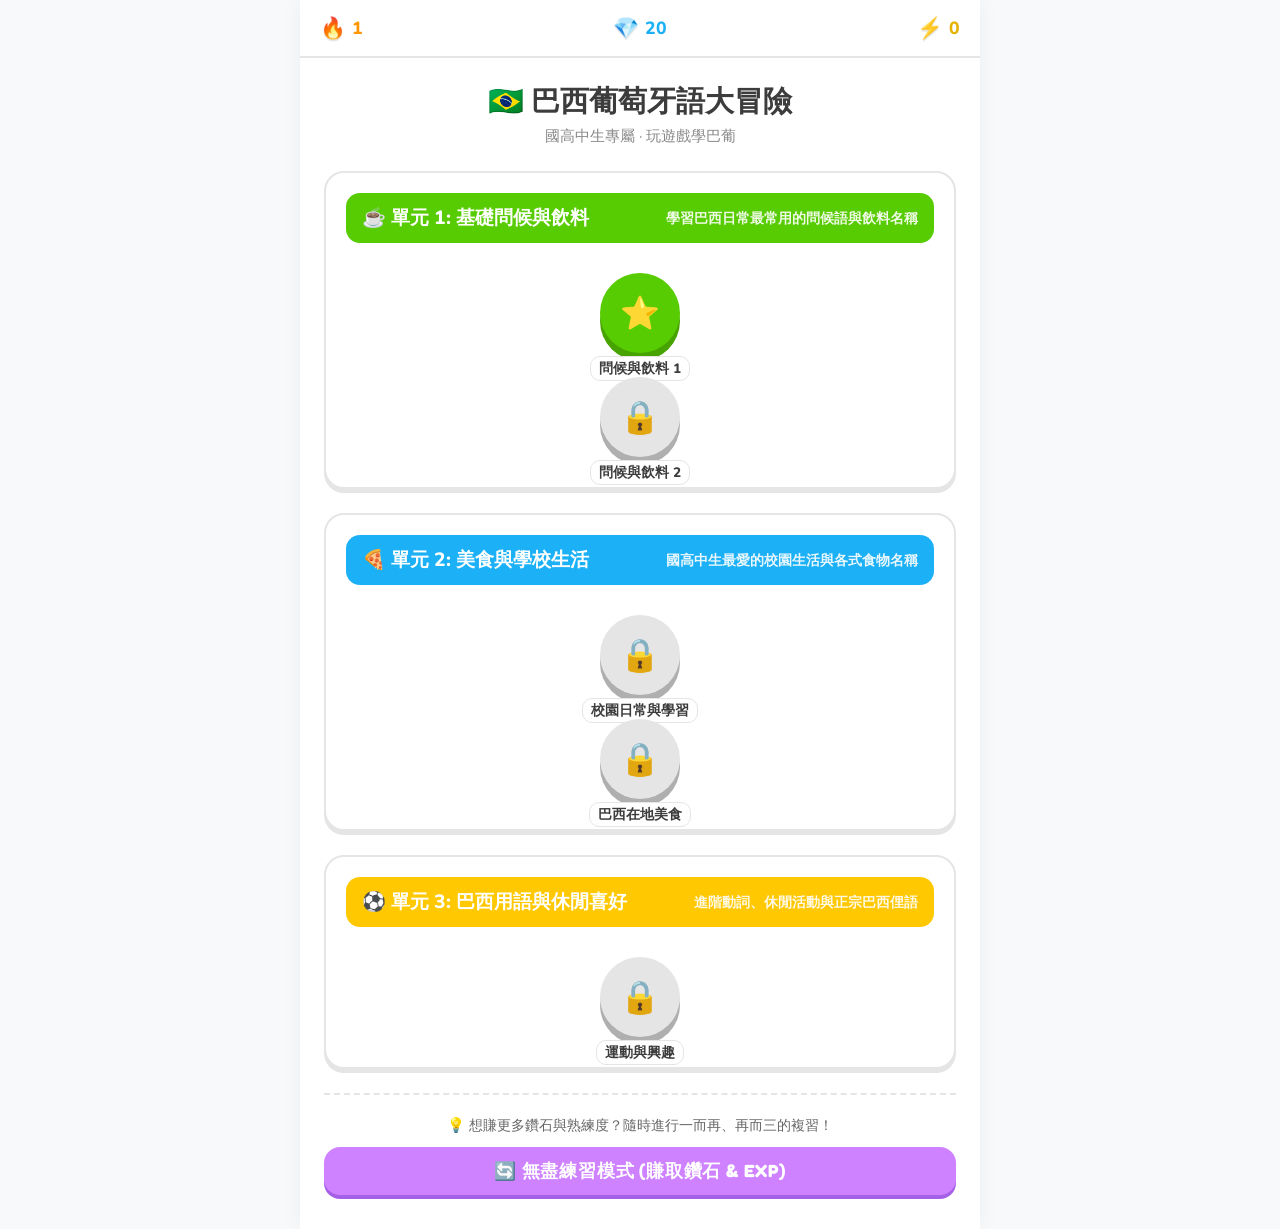
<file: 115.06.28-7/index.html>
<!DOCTYPE html>
<html lang="zh-TW">
<head>
  <meta charset="UTF-8">
  <meta name="viewport" content="width=device-width, initial-scale=1.0">
  <title>巴西葡萄牙語卡通學習冒險 - Português Divertido</title>
  <link rel="stylesheet" href="styles.css">
</head>
<body>

  <div id="app-container">
    
    <!-- 頂部狀態列 (Top Bar) -->
    <header class="header-bar">
      <div class="stat-item streak" title="連續練習天數">
        <span class="stat-icon">🔥</span>
        <span id="streak-count">1</span>
      </div>
      <div class="stat-item gems" title="鑽石獎勵">
        <span class="stat-icon">💎</span>
        <span id="gems-count">0</span>
      </div>
      <div class="stat-item exp" title="累積經驗值">
        <span class="stat-icon">⚡</span>
        <span id="exp-count">0</span>
      </div>
    </header>

    <!-- 1. 地圖解鎖與複習視圖 (Map Screen) -->
    <main id="screen-map" class="screen active">
      <div class="map-header">
        <h1 class="map-title">🇧🇷 巴西葡萄牙語大冒險</h1>
        <p class="map-subtitle">國高中生專屬 · 玩遊戲學巴葡</p>
      </div>

      <div id="units-container">
        <!-- 動態渲染關卡單元 -->
      </div>

      <!-- 無限複習專區 -->
      <div class="review-section">
        <p class="review-desc">💡 想賺更多鑽石與熟練度？隨時進行一而再、再而三的複習！</p>
        <button id="btn-start-review" class="btn-cartoon btn-purple" style="width: 100%;">
          🔄 無盡練習模式 (賺取鑽石 & EXP)
        </button>
      </div>
    </main>

    <!-- 2. 挑戰與答題視圖 (Quiz Screen) -->
    <main id="screen-quiz" class="screen">
      <div class="quiz-header">
        <span id="quiz-close-btn" class="close-btn">✕</span>
        <div class="progress-bar-container">
          <div id="quiz-progress" class="progress-bar-fill"></div>
        </div>
      </div>

      <div id="question-container">
        <!-- 動態渲染題目內容 -->
      </div>

      <div style="margin-top: auto; padding-top: 20px;">
        <button id="btn-check-answer" class="btn-cartoon btn-green" style="width: 100%;" disabled>
          檢查答案
        </button>
      </div>

      <!-- 底部答題回饋彈窗 -->
      <div id="bottom-feedback" class="bottom-feedback">
        <div class="feedback-title-row">
          <span id="feedback-icon"></span>
          <span id="feedback-title"></span>
        </div>
        <div id="feedback-msg" class="feedback-msg"></div>
        <button id="btn-next-question" class="btn-cartoon" style="width: 100%;">
          繼續
        </button>
      </div>
    </main>

    <!-- 3. 關卡結算視圖 (Summary Screen) -->
    <main id="screen-summary" class="screen">
      <div class="summary-container">
        <div style="font-size: 5rem;">🎉</div>
        <h2 class="summary-title">太棒了！練習完成！</h2>
        <p style="color: #666; font-weight: 700;">你又向巴西葡萄牙語大師邁進了一步！</p>

        <div class="summary-badges">
          <div class="badge-box">
            <span style="font-size: 2rem;">⚡</span>
            <span id="earned-exp" class="badge-value" style="color: var(--primary-yellow-dark);">+15</span>
            <span style="font-size: 0.85rem; color: #888; font-weight: 800;">經驗值</span>
          </div>
          <div class="badge-box">
            <span style="font-size: 2rem;">💎</span>
            <span id="earned-gems" class="badge-value" style="color: var(--primary-blue);">+10</span>
            <span style="font-size: 0.85rem; color: #888; font-weight: 800;">鑽石獎勵</span>
          </div>
        </div>

        <button id="btn-finish-summary" class="btn-cartoon btn-green" style="width: 100%; max-width: 300px; margin-top: 20px;">
          領取獎勵並返回
        </button>
      </div>
    </main>

  </div>

  <!-- 載入腳本 -->
  <script src="data.js"></script>
  <script src="audio.js"></script>
  <script src="app.js"></script>
</body>
</html>
</file>
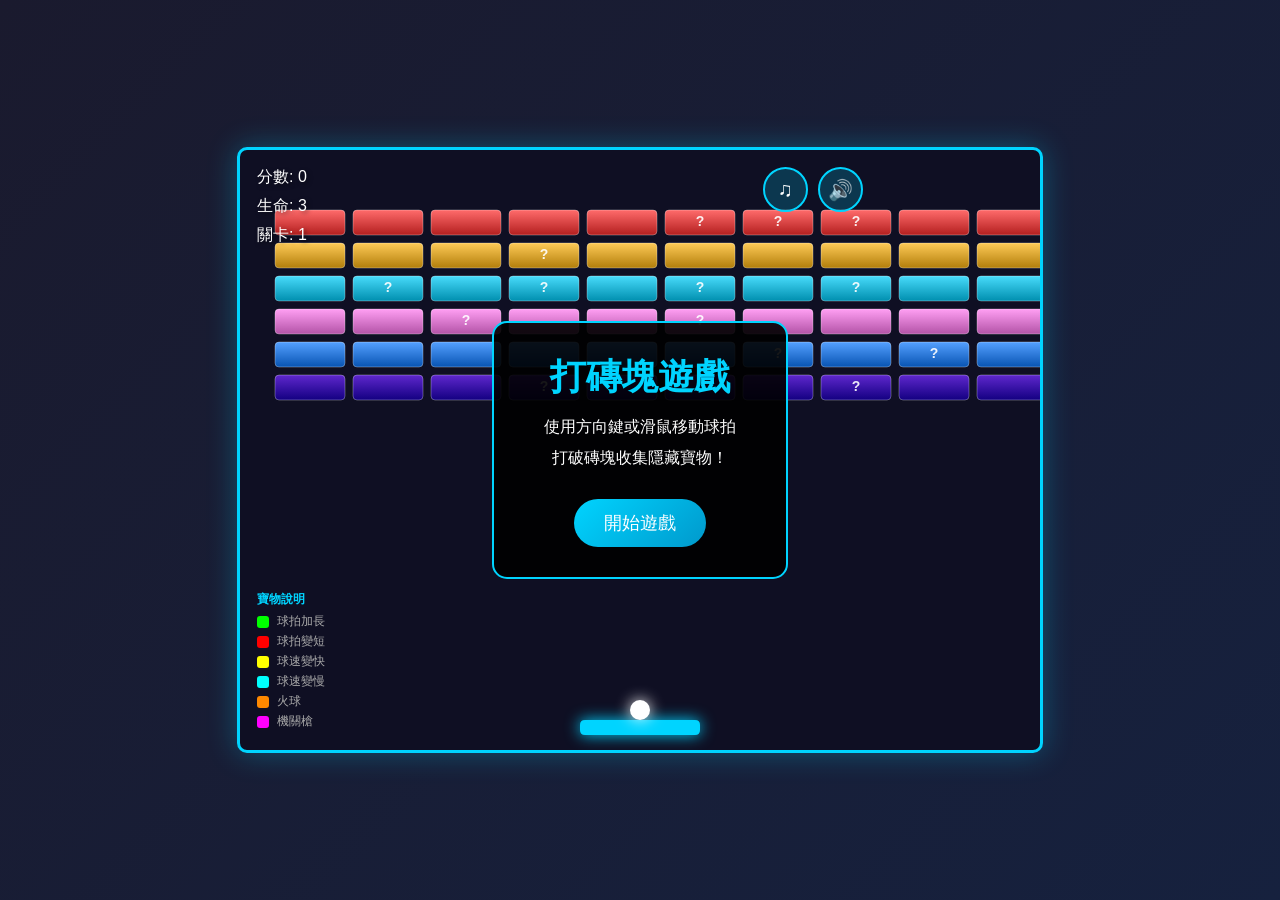
<file: 115.06.28-8/index.html>
<!DOCTYPE html>
<html lang="zh-TW">
<head>
    <meta charset="UTF-8">
    <meta name="viewport" content="width=device-width, initial-scale=1.0">
    <title>打磚塊遊戲 - 隱藏寶物版</title>
    <style>
        * {
            margin: 0;
            padding: 0;
            box-sizing: border-box;
        }

        body {
            display: flex;
            justify-content: center;
            align-items: center;
            min-height: 100vh;
            background: linear-gradient(135deg, #1a1a2e 0%, #16213e 100%);
            font-family: 'Microsoft JhengHei', sans-serif;
            overflow: hidden;
        }

        .game-container {
            position: relative;
        }

        canvas {
            display: block;
            background: #0f0f23;
            border: 3px solid #00d4ff;
            border-radius: 10px;
            box-shadow: 0 0 30px rgba(0, 212, 255, 0.3);
        }

        .ui-panel {
            position: absolute;
            top: 20px;
            left: 20px;
            color: #fff;
            font-size: 16px;
            text-shadow: 2px 2px 4px rgba(0,0,0,0.5);
            z-index: 10;
        }

        .ui-panel div {
            margin-bottom: 8px;
        }

        .power-indicator {
            position: absolute;
            top: 20px;
            right: 20px;
            color: #00ff88;
            font-size: 14px;
            text-align: right;
            z-index: 10;
        }

        .power-indicator div {
            margin-bottom: 5px;
            padding: 5px 10px;
            background: rgba(0, 255, 136, 0.1);
            border-radius: 5px;
            border: 1px solid rgba(0, 255, 136, 0.3);
        }

        .message {
            position: absolute;
            top: 50%;
            left: 50%;
            transform: translate(-50%, -50%);
            color: #fff;
            font-size: 24px;
            text-align: center;
            background: rgba(0, 0, 0, 0.9);
            padding: 30px 50px;
            border-radius: 15px;
            border: 2px solid #00d4ff;
            z-index: 20;
        }

        .message h2 {
            margin-bottom: 15px;
            color: #00d4ff;
        }

        .message p {
            margin-bottom: 10px;
            font-size: 16px;
        }

        .start-btn {
            margin-top: 20px;
            padding: 12px 30px;
            font-size: 18px;
            background: linear-gradient(135deg, #00d4ff 0%, #0099cc 100%);
            border: none;
            border-radius: 25px;
            color: #fff;
            cursor: pointer;
            transition: transform 0.2s, box-shadow 0.2s;
        }

        .start-btn:hover {
            transform: scale(1.05);
            box-shadow: 0 0 20px rgba(0, 212, 255, 0.5);
        }

        .sound-toggle {
            position: absolute;
            top: 20px;
            right: 180px;
            z-index: 10;
            display: flex;
            gap: 10px;
        }

        .sound-btn {
            width: 45px;
            height: 45px;
            border-radius: 50%;
            border: 2px solid #00d4ff;
            background: rgba(0, 212, 255, 0.2);
            color: #fff;
            font-size: 20px;
            cursor: pointer;
            transition: all 0.2s;
            display: flex;
            align-items: center;
            justify-content: center;
        }

        .sound-btn:hover {
            background: rgba(0, 212, 255, 0.4);
            transform: scale(1.1);
        }

        .sound-btn.muted {
            background: rgba(255, 0, 0, 0.3);
            border-color: #ff4444;
        }

        .legend {
            position: absolute;
            bottom: 20px;
            left: 20px;
            color: #aaa;
            font-size: 12px;
            z-index: 10;
        }

        .legend h4 {
            color: #00d4ff;
            margin-bottom: 5px;
        }

        .legend-item {
            display: flex;
            align-items: center;
            margin: 3px 0;
        }

        .legend-color {
            width: 12px;
            height: 12px;
            border-radius: 3px;
            margin-right: 8px;
        }
    </style>
</head>
<body>
    <div class="game-container">
        <canvas id="gameCanvas" width="800" height="600"></canvas>
        
        <div class="ui-panel">
            <div>分數: <span id="score">0</span></div>
            <div>生命: <span id="lives">3</span></div>
            <div>關卡: <span id="level">1</span></div>
        </div>

        <div class="sound-toggle">
            <button class="sound-btn" id="musicBtn" title="背景音樂">♫</button>
            <button class="sound-btn" id="sfxBtn" title="音效">🔊</button>
        </div>

        <div class="power-indicator" id="powerIndicator"></div>

        <div class="message" id="message">
            <h2 id="msgTitle">打磚塊遊戲</h2>
            <p id="msgContent">使用方向鍵或滑鼠移動球拍</p>
            <p id="msgContent2">打破磚塊收集隱藏寶物！</p>
            <button class="start-btn" id="startBtn">開始遊戲</button>
        </div>

        <div class="legend">
            <h4>寶物說明</h4>
            <div class="legend-item">
                <div class="legend-color" style="background: #00ff00;"></div>
                <span>球拍加長</span>
            </div>
            <div class="legend-item">
                <div class="legend-color" style="background: #ff0000;"></div>
                <span>球拍變短</span>
            </div>
            <div class="legend-item">
                <div class="legend-color" style="background: #ffff00;"></div>
                <span>球速變快</span>
            </div>
            <div class="legend-item">
                <div class="legend-color" style="background: #00ffff;"></div>
                <span>球速變慢</span>
            </div>
            <div class="legend-item">
                <div class="legend-color" style="background: #ff8800;"></div>
                <span>火球</span>
            </div>
            <div class="legend-item">
                <div class="legend-color" style="background: #ff00ff;"></div>
                <span>機關槍</span>
            </div>
        </div>
    </div>

    <script>
        const canvas = document.getElementById('gameCanvas');
        const ctx = canvas.getContext('2d');
        const scoreEl = document.getElementById('score');
        const livesEl = document.getElementById('lives');
        const levelEl = document.getElementById('level');
        const messageEl = document.getElementById('message');
        const msgTitle = document.getElementById('msgTitle');
        const msgContent = document.getElementById('msgContent');
        const msgContent2 = document.getElementById('msgContent2');
        const startBtn = document.getElementById('startBtn');
        const powerIndicator = document.getElementById('powerIndicator');
        const musicBtn = document.getElementById('musicBtn');
        const sfxBtn = document.getElementById('sfxBtn');

        let audioCtx = null;
        let musicMuted = false;
        let sfxMuted = false;
        let bgmOscillators = [];
        let bgmGainNode = null;
        let isPlayingBGM = false;

        function initAudio() {
            if (!audioCtx) {
                audioCtx = new (window.AudioContext || window.webkitAudioContext)();
            }
            if (audioCtx.state === 'suspended') {
                audioCtx.resume();
            }
        }

        function playTone(freq, duration, type, volume, fadeOut) {
            if (sfxMuted || !audioCtx) return;
            const osc = audioCtx.createOscillator();
            const gain = audioCtx.createGain();
            osc.type = type || 'square';
            osc.frequency.value = freq;
            gain.gain.value = volume || 0.1;
            if (fadeOut) {
                gain.gain.exponentialRampToValueAtTime(0.001, audioCtx.currentTime + duration);
            }
            osc.connect(gain);
            gain.connect(audioCtx.destination);
            osc.start();
            osc.stop(audioCtx.currentTime + duration);
        }

        function playHitBrick() {
            playTone(523, 0.1, 'square', 0.15, true);
            setTimeout(function() { playTone(659, 0.1, 'square', 0.12, true); }, 50);
        }

        function playHitPaddle() {
            playTone(440, 0.15, 'triangle', 0.2, true);
        }

        function playHitWall() {
            playTone(330, 0.08, 'sine', 0.1, true);
        }

        function playPowerUp() {
            playTone(523, 0.1, 'sine', 0.15, true);
            setTimeout(function() { playTone(659, 0.1, 'sine', 0.15, true); }, 80);
            setTimeout(function() { playTone(784, 0.15, 'sine', 0.15, true); }, 160);
        }

        function playLoseLife() {
            playTone(440, 0.2, 'sawtooth', 0.2, true);
            setTimeout(function() { playTone(330, 0.3, 'sawtooth', 0.15, true); }, 150);
        }

        function playGameOver() {
            playTone(440, 0.3, 'sawtooth', 0.2, true);
            setTimeout(function() { playTone(370, 0.3, 'sawtooth', 0.18, true); }, 200);
            setTimeout(function() { playTone(330, 0.3, 'sawtooth', 0.16, true); }, 400);
            setTimeout(function() { playTone(294, 0.5, 'sawtooth', 0.14, true); }, 600);
        }

        function playNextLevel() {
            playTone(523, 0.15, 'sine', 0.15, true);
            setTimeout(function() { playTone(659, 0.15, 'sine', 0.15, true); }, 100);
            setTimeout(function() { playTone(784, 0.15, 'sine', 0.15, true); }, 200);
            setTimeout(function() { playTone(1047, 0.2, 'sine', 0.2, true); }, 300);
        }

        function playShoot() {
            playTone(880, 0.05, 'square', 0.08, true);
            setTimeout(function() { playTone(1200, 0.05, 'square', 0.06, true); }, 30);
        }

        function startBGM() {
            if (musicMuted || !audioCtx || isPlayingBGM) return;
            isPlayingBGM = true;

            bgmGainNode = audioCtx.createGain();
            bgmGainNode.gain.value = 0.08;
            bgmGainNode.connect(audioCtx.destination);

            const melody = [
                { note: 262, dur: 0.3 },
                { note: 294, dur: 0.3 },
                { note: 330, dur: 0.3 },
                { note: 262, dur: 0.3 },
                { note: 330, dur: 0.3 },
                { note: 349, dur: 0.3 },
                { note: 392, dur: 0.6 },
                { note: 392, dur: 0.3 },
                { note: 440, dur: 0.3 },
                { note: 392, dur: 0.3 },
                { note: 349, dur: 0.3 },
                { note: 330, dur: 0.3 },
                { note: 294, dur: 0.3 },
                { note: 262, dur: 0.3 },
                { note: 294, dur: 0.3 },
                { note: 196, dur: 0.3 },
                { note: 262, dur: 0.6 }
            ];

            let time = audioCtx.currentTime;
            melody.forEach(function(n) {
                const osc = audioCtx.createOscillator();
                const noteGain = audioCtx.createGain();
                osc.type = 'sine';
                osc.frequency.value = n.note;
                noteGain.gain.setValueAtTime(0.08, time);
                noteGain.gain.exponentialRampToValueAtTime(0.01, time + n.dur * 0.9);
                osc.connect(noteGain);
                noteGain.connect(bgmGainNode);
                osc.start(time);
                osc.stop(time + n.dur);
                bgmOscillators.push(osc);
                time += n.dur;
            });

            const totalDuration = melody.reduce(function(sum, n) { return sum + n.dur; }, 0);
            setTimeout(function() {
                isPlayingBGM = false;
                if (!musicMuted) startBGM();
            }, totalDuration * 1000);
        }

        function stopBGM() {
            bgmOscillators.forEach(function(osc) {
                try { osc.stop(); } catch(e) {}
            });
            bgmOscillators = [];
            isPlayingBGM = false;
        }

        musicBtn.addEventListener('click', function() {
            initAudio();
            musicMuted = !musicMuted;
            musicBtn.classList.toggle('muted', musicMuted);
            musicBtn.textContent = musicMuted ? '♫' : '♫';
            if (musicMuted) {
                stopBGM();
            } else if (gameState === 'playing') {
                startBGM();
            }
        });

        sfxBtn.addEventListener('click', function() {
            initAudio();
            sfxMuted = !sfxMuted;
            sfxBtn.classList.toggle('muted', sfxMuted);
            sfxBtn.textContent = sfxMuted ? '🔇' : '🔊';
        });

        let gameState = 'start';
        let score = 0;
        let lives = 3;
        let level = 1;

        const paddle = {
            x: canvas.width / 2 - 60,
            y: canvas.height - 30,
            width: 120,
            height: 15,
            baseWidth: 120,
            dx: 8,
            color: '#00d4ff'
        };

        const ball = {
            x: canvas.width / 2,
            y: paddle.y - 15,
            radius: 10,
            speed: 5,
            baseSpeed: 5,
            dx: 5,
            dy: -5,
            color: '#fff',
            isFire: false
        };

        const brickConfig = {
            rows: 6,
            cols: 10,
            width: 70,
            height: 25,
            padding: 8,
            offsetTop: 60,
            offsetLeft: 35
        };

        const brickColors = [
            '#ff6b6b', '#feca57', '#48dbfb', '#ff9ff3', 
            '#54a0ff', '#5f27cd', '#01a3a4', '#2ed573'
        ];

        let bricks = [];
        let powerUps = [];
        let particles = [];
        let bullets = [];
        let lastShootTime = 0;

        const powerUpTypes = [
            { type: 'paddleGrow', color: '#00ff00', name: '球拍加長', symbol: 'G', duration: 10000 },
            { type: 'paddleShrink', color: '#ff0000', name: '球拍變短', symbol: 'S', duration: 8000 },
            { type: 'speedUp', color: '#ffff00', name: '球速變快', symbol: 'F', duration: 8000 },
            { type: 'speedDown', color: '#00ffff', name: '球速變慢', symbol: 'L', duration: 10000 },
            { type: 'fireBall', color: '#ff8800', name: '火球', symbol: 'X', duration: 8000 },
            { type: 'machineGun', color: '#ff00ff', name: '機關槍', symbol: 'M', duration: 12000 }
        ];

        let activePowerUps = {};

        let keys = {
            right: false,
            left: false
        };

        let mouseX = canvas.width / 2;

        function drawRoundRect(x, y, width, height, radius) {
            ctx.beginPath();
            ctx.moveTo(x + radius, y);
            ctx.lineTo(x + width - radius, y);
            ctx.quadraticCurveTo(x + width, y, x + width, y + radius);
            ctx.lineTo(x + width, y + height - radius);
            ctx.quadraticCurveTo(x + width, y + height, x + width - radius, y + height);
            ctx.lineTo(x + radius, y + height);
            ctx.quadraticCurveTo(x, y + height, x, y + height - radius);
            ctx.lineTo(x, y + radius);
            ctx.quadraticCurveTo(x, y, x + radius, y);
            ctx.closePath();
        }

        function initBricks() {
            bricks = [];
            for (let row = 0; row < brickConfig.rows; row++) {
                bricks[row] = [];
                for (let col = 0; col < brickConfig.cols; col++) {
                    bricks[row][col] = {
                        x: col * (brickConfig.width + brickConfig.padding) + brickConfig.offsetLeft,
                        y: row * (brickConfig.height + brickConfig.padding) + brickConfig.offsetTop,
                        status: 1,
                        color: brickColors[row % brickColors.length],
                        hasPowerUp: Math.random() < 0.3
                    };
                }
            }
        }

        function resetBall() {
            ball.x = paddle.x + paddle.width / 2;
            ball.y = paddle.y - ball.radius;
            ball.dx = ball.speed * (Math.random() > 0.5 ? 1 : -1);
            ball.dy = -ball.speed;
            ball.isFire = false;
        }

        function resetPaddle() {
            paddle.width = paddle.baseWidth;
            paddle.x = canvas.width / 2 - paddle.width / 2;
        }

        function resetGame() {
            score = 0;
            lives = 3;
            level = 1;
            ball.speed = ball.baseSpeed;
            resetPaddle();
            initBricks();
            resetBall();
            powerUps = [];
            particles = [];
            bullets = [];
            activePowerUps = {};
            paddle.color = '#00d4ff';
            updatePowerIndicator();
            updateUI();
        }

        function nextLevel() {
            level++;
            ball.speed = ball.baseSpeed + (level - 1) * 0.5;
            resetPaddle();
            initBricks();
            resetBall();
            powerUps = [];
            particles = [];
            bullets = [];
            activePowerUps = {};
            paddle.color = '#00d4ff';
            updatePowerIndicator();
            updateUI();
            playNextLevel();
        }

        function updateUI() {
            scoreEl.textContent = score;
            livesEl.textContent = lives;
            levelEl.textContent = level;
        }

        function updatePowerIndicator() {
            powerIndicator.innerHTML = '';
            for (let key in activePowerUps) {
                const power = activePowerUps[key];
                const remaining = Math.ceil((power.endTime - Date.now()) / 1000);
                if (remaining > 0) {
                    const div = document.createElement('div');
                    div.textContent = power.name + ': ' + remaining + '秒';
                    div.style.color = power.color;
                    div.style.borderColor = power.color;
                    powerIndicator.appendChild(div);
                }
            }
        }

        function drawPaddle() {
            ctx.save();
            ctx.shadowBlur = 15;
            ctx.shadowColor = paddle.color;
            drawRoundRect(paddle.x, paddle.y, paddle.width, paddle.height, 5);
            ctx.fillStyle = paddle.color;
            ctx.fill();
            if (activePowerUps['machineGun']) {
                ctx.strokeStyle = '#ff66ff';
                ctx.lineWidth = 2;
                ctx.shadowBlur = 10;
                ctx.shadowColor = '#ff00ff';
                ctx.stroke();
                ctx.fillStyle = '#ff00ff';
                ctx.font = 'bold 10px Arial';
                ctx.textAlign = 'center';
                ctx.textBaseline = 'middle';
                ctx.fillText('M', paddle.x + paddle.width / 2, paddle.y + paddle.height / 2);
            }
            ctx.restore();
        }

        function drawBall() {
            ctx.save();
            ctx.beginPath();
            ctx.arc(ball.x, ball.y, ball.radius, 0, Math.PI * 2);
            
            if (ball.isFire) {
                var gradient = ctx.createRadialGradient(
                    ball.x, ball.y, 0,
                    ball.x, ball.y, ball.radius
                );
                gradient.addColorStop(0, '#ffff00');
                gradient.addColorStop(0.5, '#ff8800');
                gradient.addColorStop(1, '#ff0000');
                ctx.fillStyle = gradient;
                ctx.shadowBlur = 20;
                ctx.shadowColor = '#ff4400';
            } else {
                ctx.fillStyle = ball.color;
                ctx.shadowBlur = 15;
                ctx.shadowColor = ball.color;
            }
            
            ctx.fill();
            ctx.restore();
        }

        function drawBricks() {
            for (let row = 0; row < brickConfig.rows; row++) {
                for (let col = 0; col < brickConfig.cols; col++) {
                    const brick = bricks[row][col];
                    if (brick.status === 1) {
                        ctx.save();
                        var gradient = ctx.createLinearGradient(
                            brick.x, brick.y,
                            brick.x, brick.y + brickConfig.height
                        );
                        gradient.addColorStop(0, brick.color);
                        gradient.addColorStop(1, shadeColor(brick.color, -30));
                        
                        drawRoundRect(brick.x, brick.y, brickConfig.width, brickConfig.height, 4);
                        ctx.fillStyle = gradient;
                        ctx.fill();
                        ctx.strokeStyle = 'rgba(255,255,255,0.3)';
                        ctx.lineWidth = 1;
                        ctx.stroke();
                        ctx.restore();

                        if (brick.hasPowerUp) {
                            ctx.fillStyle = 'rgba(255,255,255,0.9)';
                            ctx.font = 'bold 14px Arial';
                            ctx.textAlign = 'center';
                            ctx.textBaseline = 'middle';
                            ctx.fillText('?', brick.x + brickConfig.width/2, brick.y + brickConfig.height/2);
                        }
                    }
                }
            }
        }

        function drawPowerUps() {
            powerUps.forEach(function(powerUp) {
                ctx.save();
                ctx.beginPath();
                ctx.arc(powerUp.x, powerUp.y, 12, 0, Math.PI * 2);
                
                var gradient = ctx.createRadialGradient(
                    powerUp.x, powerUp.y, 0,
                    powerUp.x, powerUp.y, 12
                );
                gradient.addColorStop(0, '#fff');
                gradient.addColorStop(0.5, powerUp.color);
                gradient.addColorStop(1, shadeColor(powerUp.color, -30));
                ctx.fillStyle = gradient;
                ctx.fill();
                ctx.strokeStyle = '#fff';
                ctx.lineWidth = 2;
                ctx.stroke();
                ctx.closePath();

                ctx.fillStyle = '#000';
                ctx.font = 'bold 12px Arial';
                ctx.textAlign = 'center';
                ctx.textBaseline = 'middle';
                ctx.fillText(powerUp.symbol, powerUp.x, powerUp.y);
                ctx.restore();
            });
        }

        function drawParticles() {
            for (let i = particles.length - 1; i >= 0; i--) {
                var p = particles[i];
                ctx.beginPath();
                ctx.arc(p.x, p.y, p.size, 0, Math.PI * 2);
                ctx.fillStyle = 'rgba(' + p.color + ', ' + p.alpha + ')';
                ctx.fill();
                ctx.closePath();

                p.x += p.vx;
                p.y += p.vy;
                p.alpha -= 0.02;
                p.size *= 0.98;

                if (p.alpha <= 0) {
                    particles.splice(i, 1);
                }
            }
        }

        function createParticles(x, y, color, count) {
            count = count || 10;
            for (let i = 0; i < count; i++) {
                particles.push({
                    x: x,
                    y: y,
                    vx: (Math.random() - 0.5) * 8,
                    vy: (Math.random() - 0.5) * 8,
                    size: Math.random() * 5 + 2,
                    color: color,
                    alpha: 1
                });
            }
        }

        function shootBullet() {
            var now = Date.now();
            if (now - lastShootTime < 120) return;
            lastShootTime = now;
            bullets.push({
                x: paddle.x + paddle.width / 2,
                y: paddle.y - 5,
                width: 4,
                height: 12,
                speed: 10,
                color: '#ff00ff'
            });
            bullets.push({
                x: paddle.x + 10,
                y: paddle.y + 2,
                width: 3,
                height: 8,
                speed: 12,
                color: '#ff66ff'
            });
            bullets.push({
                x: paddle.x + paddle.width - 10,
                y: paddle.y + 2,
                width: 3,
                height: 8,
                speed: 12,
                color: '#ff66ff'
            });
            playShoot();
        }

        function drawBullets() {
            bullets.forEach(function(b) {
                ctx.save();
                ctx.shadowBlur = 10;
                ctx.shadowColor = b.color;
                ctx.fillStyle = b.color;
                ctx.fillRect(b.x - b.width / 2, b.y, b.width, b.height);
                ctx.restore();
            });
        }

        function moveBullets() {
            for (let i = bullets.length - 1; i >= 0; i--) {
                var b = bullets[i];
                b.y -= b.speed;
                if (b.y + b.height < 0) {
                    bullets.splice(i, 1);
                    continue;
                }
                for (let row = 0; row < brickConfig.rows; row++) {
                    for (let col = 0; col < brickConfig.cols; col++) {
                        var brick = bricks[row][col];
                        if (brick.status === 1) {
                            if (b.x + b.width / 2 > brick.x &&
                                b.x - b.width / 2 < brick.x + brickConfig.width &&
                                b.y < brick.y + brickConfig.height &&
                                b.y + b.height > brick.y) {
                                brick.status = 0;
                                score += 10 * level;
                                updateUI();
                                playHitBrick();
                                createParticles(
                                    brick.x + brickConfig.width / 2,
                                    brick.y + brickConfig.height / 2,
                                    hexToRgb(brick.color),
                                    12
                                );
                                if (brick.hasPowerUp) {
                                    spawnPowerUp(brick.x + brickConfig.width / 2, brick.y + brickConfig.height / 2);
                                }
                                bullets.splice(i, 1);
                                if (checkLevelComplete()) {
                                    nextLevel();
                                }
                                return;
                            }
                        }
                    }
                }
            }
        }

        function shadeColor(color, percent) {
            var num = parseInt(color.replace('#', ''), 16);
            var amt = Math.round(2.55 * percent);
            var R = (num >> 16) + amt;
            var G = (num >> 8 & 0x00FF) + amt;
            var B = (num & 0x0000FF) + amt;
            R = Math.max(0, Math.min(255, R));
            G = Math.max(0, Math.min(255, G));
            B = Math.max(0, Math.min(255, B));
            return '#' + ((1 << 24) + (R << 16) + (G << 8) + B).toString(16).slice(1);
        }

        function movePaddle() {
            if (keys.right && paddle.x < canvas.width - paddle.width) {
                paddle.x += paddle.dx;
            }
            if (keys.left && paddle.x > 0) {
                paddle.x -= paddle.dx;
            }

            var targetX = mouseX - paddle.width / 2;
            paddle.x += (targetX - paddle.x) * 0.1;
            paddle.x = Math.max(0, Math.min(canvas.width - paddle.width, paddle.x));
        }

        function moveBall() {
            ball.x += ball.dx;
            ball.y += ball.dy;

            if (ball.x + ball.radius > canvas.width || ball.x - ball.radius < 0) {
                ball.dx = -ball.dx;
                playHitWall();
                createParticles(ball.x, ball.y, '255,255,255', 5);
            }

            if (ball.y - ball.radius < 0) {
                ball.dy = -ball.dy;
                playHitWall();
                createParticles(ball.x, ball.y, '255,255,255', 5);
            }

            if (ball.y + ball.radius > canvas.height) {
                lives--;
                updateUI();
                if (lives <= 0) {
                    gameOver();
                } else {
                    playLoseLife();
                    resetBall();
                }
            }

            if (ball.y + ball.radius > paddle.y &&
                ball.y < paddle.y + paddle.height &&
                ball.x > paddle.x &&
                ball.x < paddle.x + paddle.width) {
                
                var hitPoint = (ball.x - paddle.x) / paddle.width;
                var angle = hitPoint * Math.PI - Math.PI / 2;
                
                ball.dx = ball.speed * Math.cos(angle);
                ball.dy = ball.speed * Math.sin(angle);
                ball.dy = -Math.abs(ball.dy);
                
                playHitPaddle();
                createParticles(ball.x, ball.y, '0,212,255', 8);
            }
        }

        function checkBrickCollision() {
            for (let row = 0; row < brickConfig.rows; row++) {
                for (let col = 0; col < brickConfig.cols; col++) {
                    var brick = bricks[row][col];
                    if (brick.status === 1) {
                        if (ball.x + ball.radius > brick.x &&
                            ball.x - ball.radius < brick.x + brickConfig.width &&
                            ball.y + ball.radius > brick.y &&
                            ball.y - ball.radius < brick.y + brickConfig.height) {
                            
                            if (!ball.isFire) {
                                ball.dy = -ball.dy;
                            }
                            
                            brick.status = 0;
                            score += 10 * level;
                            updateUI();
                            
                            playHitBrick();
                            createParticles(
                                brick.x + brickConfig.width/2,
                                brick.y + brickConfig.height/2,
                                hexToRgb(brick.color),
                                15
                            );

                            if (brick.hasPowerUp) {
                                spawnPowerUp(brick.x + brickConfig.width/2, brick.y + brickConfig.height/2);
                            }

                            if (checkLevelComplete()) {
                                nextLevel();
                            }
                            return;
                        }
                    }
                }
            }
        }

        function hexToRgb(hex) {
            var result = /^#?([a-f\d]{2})([a-f\d]{2})([a-f\d]{2})$/i.exec(hex);
            return result ? 
                parseInt(result[1], 16) + ',' + parseInt(result[2], 16) + ',' + parseInt(result[3], 16) : 
                '255,255,255';
        }

        function spawnPowerUp(x, y) {
            var typeIndex = Math.floor(Math.random() * powerUpTypes.length);
            var powerType = powerUpTypes[typeIndex];

            powerUps.push({
                x: x,
                y: y,
                dy: 2,
                color: powerType.color,
                type: powerType.type,
                name: powerType.name,
                duration: powerType.duration,
                symbol: powerType.symbol
            });
        }

        function movePowerUps() {
            for (let i = powerUps.length - 1; i >= 0; i--) {
                var powerUp = powerUps[i];
                powerUp.y += powerUp.dy;

                if (powerUp.y + 12 > paddle.y &&
                    powerUp.x > paddle.x &&
                    powerUp.x < paddle.x + paddle.width) {
                    
                    activatePowerUp(powerUp);
                    playPowerUp();
                    powerUps.splice(i, 1);
                    continue;
                }

                if (powerUp.y > canvas.height + 20) {
                    powerUps.splice(i, 1);
                }
            }
        }

        function activatePowerUp(powerUp) {
            createParticles(powerUp.x, powerUp.y, hexToRgb(powerUp.color), 20);

            if (activePowerUps[powerUp.type]) {
                clearTimeout(activePowerUps[powerUp.type].timeout);
            }

            switch (powerUp.type) {
                case 'paddleGrow':
                    paddle.width = Math.min(paddle.baseWidth * 1.5, 200);
                    break;
                case 'paddleShrink':
                    paddle.width = Math.max(paddle.baseWidth * 0.6, 60);
                    break;
                case 'speedUp':
                    ball.speed = Math.min(ball.baseSpeed * 1.5, 12);
                    updateBallDirection();
                    break;
                case 'speedDown':
                    ball.speed = Math.max(ball.baseSpeed * 0.6, 2);
                    updateBallDirection();
                    break;
                case 'fireBall':
                    ball.isFire = true;
                    break;
                case 'machineGun':
                    paddle.color = '#ff00ff';
                    break;
            }

            var timeout = setTimeout(function() {
                deactivatePowerUp(powerUp.type);
            }, powerUp.duration);

            activePowerUps[powerUp.type] = {
                timeout: timeout,
                endTime: Date.now() + powerUp.duration,
                name: powerUp.name,
                color: powerUp.color
            };

            updatePowerIndicator();
        }

        function deactivatePowerUp(type) {
            switch (type) {
                case 'paddleGrow':
                case 'paddleShrink':
                    paddle.width = paddle.baseWidth;
                    break;
                case 'speedUp':
                case 'speedDown':
                    ball.speed = ball.baseSpeed + (level - 1) * 0.5;
                    updateBallDirection();
                    break;
                case 'fireBall':
                    ball.isFire = false;
                    break;
                case 'machineGun':
                    paddle.color = '#00d4ff';
                    bullets = [];
                    break;
            }

            delete activePowerUps[type];
            updatePowerIndicator();
        }

        function updateBallDirection() {
            var currentSpeed = Math.sqrt(ball.dx * ball.dx + ball.dy * ball.dy);
            if (currentSpeed > 0) {
                var ratio = ball.speed / currentSpeed;
                ball.dx *= ratio;
                ball.dy *= ratio;
            }
        }

        function checkLevelComplete() {
            for (let row = 0; row < brickConfig.rows; row++) {
                for (let col = 0; col < brickConfig.cols; col++) {
                    if (bricks[row][col].status === 1) {
                        return false;
                    }
                }
            }
            return true;
        }

        function gameOver() {
            gameState = 'gameover';
            playGameOver();
            stopBGM();
            msgTitle.textContent = '遊戲結束';
            msgContent.textContent = '最終分數: ' + score;
            msgContent2.textContent = '到達第 ' + level + ' 關';
            startBtn.textContent = '重新開始';
            messageEl.style.display = 'block';
        }

        function gameLoop() {
            ctx.clearRect(0, 0, canvas.width, canvas.height);

            drawBricks();
            drawPaddle();
            drawBall();
            drawPowerUps();
            drawParticles();
            drawBullets();

            if (gameState === 'playing') {
                movePaddle();
                moveBall();
                checkBrickCollision();
                movePowerUps();
                moveBullets();
                if (activePowerUps['machineGun']) {
                    shootBullet();
                }
                updatePowerIndicator();
            }

            requestAnimationFrame(gameLoop);
        }

        document.addEventListener('keydown', function(e) {
            if (e.key === 'Right' || e.key === 'ArrowRight') {
                keys.right = true;
                e.preventDefault();
            }
            if (e.key === 'Left' || e.key === 'ArrowLeft') {
                keys.left = true;
                e.preventDefault();
            }
        });

        document.addEventListener('keyup', function(e) {
            if (e.key === 'Right' || e.key === 'ArrowRight') {
                keys.right = false;
            }
            if (e.key === 'Left' || e.key === 'ArrowLeft') {
                keys.left = false;
            }
        });

        canvas.addEventListener('mousemove', function(e) {
            var rect = canvas.getBoundingClientRect();
            mouseX = e.clientX - rect.left;
        });

        startBtn.addEventListener('click', function() {
            initAudio();
            messageEl.style.display = 'none';
            gameState = 'playing';
            resetGame();
            if (!musicMuted) {
                startBGM();
            }
        });

        initBricks();
        resetBall();
        gameLoop();
    </script>
</body>
</html>
</file>
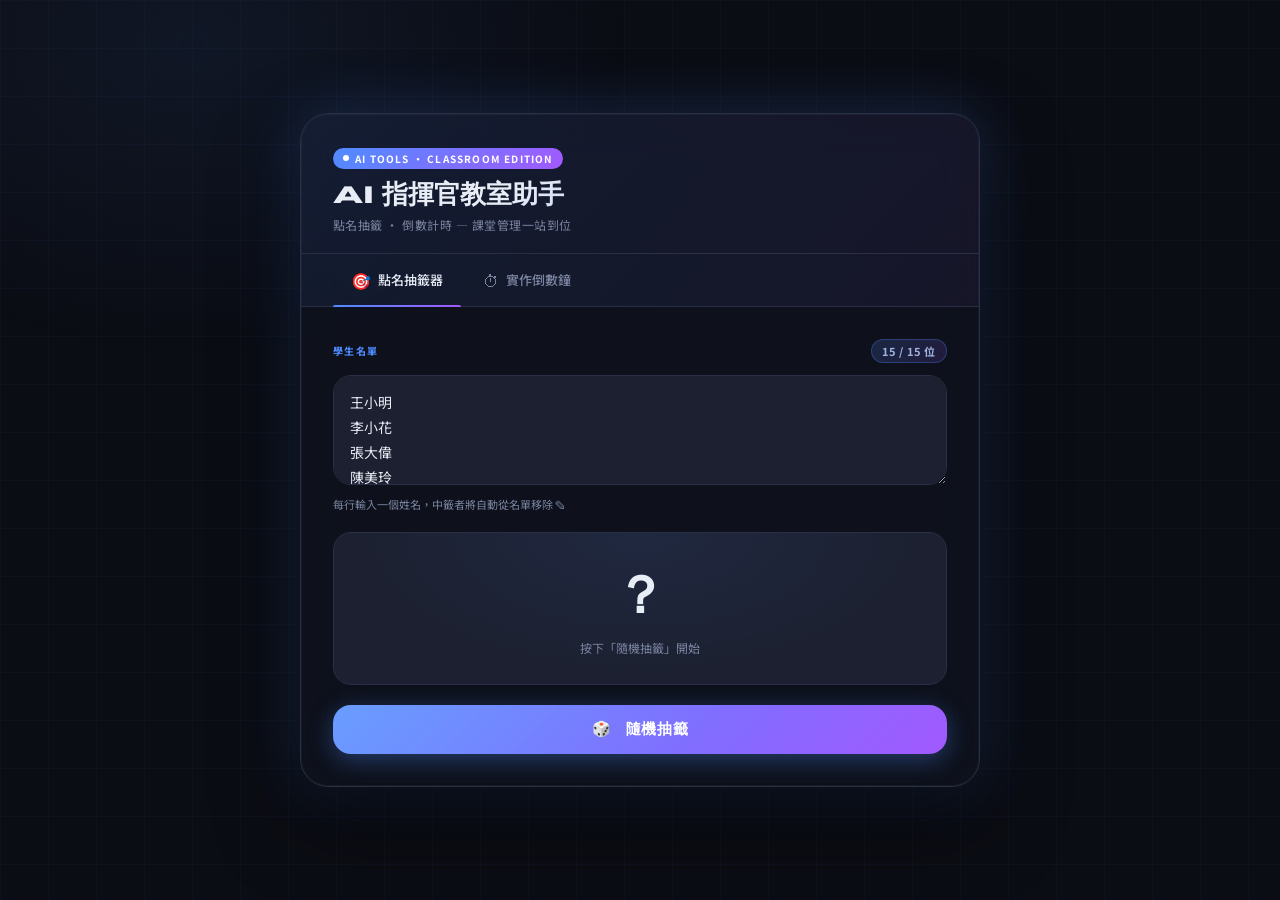
<file: 115.06.28-3/deploy-site/index.html>
<!DOCTYPE html>
<html lang="zh-TW">
<head>
  <meta charset="UTF-8" />
  <meta name="viewport" content="width=device-width, initial-scale=1.0" />
  <title>AI 指揮官教室助手</title>
  <link rel="preconnect" href="https://fonts.googleapis.com" />
  <link rel="preconnect" href="https://fonts.gstatic.com" crossorigin />
  <link href="https://fonts.googleapis.com/css2?family=Syne:wght@400;600;700;800&family=Noto+Sans+TC:wght@300;400;500;700&display=swap" rel="stylesheet" />
  <style>
    :root {
      --bg:          #0b0d14;
      --surface:     #13162080;
      --surface2:    #1c2030;
      --border:      #2a2f45;
      --accent1:     #4f8cff;
      --accent2:     #a259ff;
      --accent3:     #ff6b6b;
      --accent4:     #00e5b0;
      --text:        #e8ecf5;
      --text-muted:  #7a84a0;
      --radius:      18px;
      --glow1:       rgba(79,140,255,0.25);
      --glow2:       rgba(162,89,255,0.2);
    }

    *, *::before, *::after { box-sizing: border-box; margin: 0; padding: 0; }

    body {
      min-height: 100vh;
      background: var(--bg);
      display: flex;
      align-items: center;
      justify-content: center;
      font-family: 'Noto Sans TC', sans-serif;
      color: var(--text);
      padding: 24px;
      overflow-x: hidden;
    }

    body::before {
      content: '';
      position: fixed;
      inset: 0;
      background-image:
        linear-gradient(rgba(79,140,255,0.04) 1px, transparent 1px),
        linear-gradient(90deg, rgba(79,140,255,0.04) 1px, transparent 1px);
      background-size: 48px 48px;
      pointer-events: none;
      z-index: 0;
    }

    body::after {
      content: '';
      position: fixed;
      top: -30%;
      left: -20%;
      width: 70%;
      height: 70%;
      background: radial-gradient(ellipse, rgba(79,140,255,0.08) 0%, transparent 70%);
      pointer-events: none;
      z-index: 0;
    }

    .card {
      position: relative;
      z-index: 1;
      width: 100%;
      max-width: 680px;
      background: var(--surface);
      backdrop-filter: blur(24px) saturate(160%);
      -webkit-backdrop-filter: blur(24px) saturate(160%);
      border: 1px solid var(--border);
      border-radius: 28px;
      box-shadow:
        0 0 0 1px rgba(255,255,255,0.04) inset,
        0 32px 80px rgba(0,0,0,0.55),
        0 0 60px var(--glow1);
      overflow: hidden;
    }

    .card-header {
      padding: 28px 32px 0;
      background: linear-gradient(135deg, rgba(79,140,255,0.08) 0%, rgba(162,89,255,0.06) 100%);
      border-bottom: 1px solid var(--border);
    }

    .header-badge {
      display: inline-flex;
      align-items: center;
      gap: 6px;
      background: linear-gradient(135deg, var(--accent1), var(--accent2));
      color: #fff;
      font-size: 10px;
      font-weight: 700;
      letter-spacing: 0.12em;
      padding: 3px 10px;
      border-radius: 100px;
      margin-bottom: 10px;
      text-transform: uppercase;
    }

    .header-badge .dot {
      width: 6px; height: 6px;
      background: #fff;
      border-radius: 50%;
      animation: blink 1.4s ease-in-out infinite;
    }

    @keyframes blink { 0%,100%{opacity:1} 50%{opacity:0.3} }

    .card-title {
      font-family: 'Syne', sans-serif;
      font-size: 26px;
      font-weight: 800;
      background: linear-gradient(135deg, #e8ecf5 30%, var(--accent1) 100%);
      -webkit-background-clip: text;
      -webkit-text-fill-color: transparent;
      background-clip: text;
      line-height: 1.2;
      margin-bottom: 6px;
    }

    .card-subtitle {
      font-size: 12px;
      color: var(--text-muted);
      letter-spacing: 0.04em;
      padding-bottom: 20px;
    }

    .tabs {
      display: flex;
      gap: 4px;
      padding: 0 32px;
      background: linear-gradient(135deg, rgba(79,140,255,0.08) 0%, rgba(162,89,255,0.06) 100%);
      border-bottom: 1px solid var(--border);
    }

    .tab-btn {
      position: relative;
      display: flex;
      align-items: center;
      gap: 7px;
      padding: 14px 18px;
      background: none;
      border: none;
      color: var(--text-muted);
      font-family: 'Noto Sans TC', sans-serif;
      font-size: 13px;
      font-weight: 500;
      cursor: pointer;
      transition: color 0.25s;
      white-space: nowrap;
    }

    .tab-btn .tab-icon { font-size: 16px; }

    .tab-btn::after {
      content: '';
      position: absolute;
      bottom: -1px; left: 0; right: 0;
      height: 2px;
      background: linear-gradient(90deg, var(--accent1), var(--accent2));
      border-radius: 2px 2px 0 0;
      transform: scaleX(0);
      transition: transform 0.3s cubic-bezier(0.34,1.56,0.64,1);
    }

    .tab-btn.active { color: var(--text); }
    .tab-btn.active::after { transform: scaleX(1); }
    .tab-btn:hover:not(.active) { color: #aab4cc; }

    .tab-panel { display: none; padding: 32px; }
    .tab-panel.active { display: block; }

    .section-label {
      font-size: 10px;
      font-weight: 700;
      letter-spacing: 0.14em;
      text-transform: uppercase;
      color: var(--accent1);
      margin-bottom: 12px;
    }

    /* ─── TAB 1: 點名抽籤器 ─── */
    .names-textarea {
      width: 100%;
      min-height: 110px;
      background: var(--surface2);
      border: 1px solid var(--border);
      border-radius: var(--radius);
      color: var(--text);
      font-family: 'Noto Sans TC', sans-serif;
      font-size: 14px;
      line-height: 1.8;
      padding: 14px 16px;
      resize: vertical;
      outline: none;
      transition: border-color 0.2s, box-shadow 0.2s;
    }
    .names-textarea:focus {
      border-color: var(--accent1);
      box-shadow: 0 0 0 3px rgba(79,140,255,0.15);
    }

    .textarea-hint {
      font-size: 11px;
      color: var(--text-muted);
      margin-top: 6px;
      margin-bottom: 20px;
    }

    .lottery-display {
      background: var(--surface2);
      border: 1px solid var(--border);
      border-radius: var(--radius);
      padding: 28px 20px;
      text-align: center;
      margin-bottom: 20px;
      min-height: 120px;
      display: flex;
      flex-direction: column;
      align-items: center;
      justify-content: center;
      position: relative;
      overflow: hidden;
    }

    .lottery-display::before {
      content: '';
      position: absolute;
      inset: 0;
      background: radial-gradient(ellipse at 50% 0%, rgba(79,140,255,0.08) 0%, transparent 70%);
    }

    .lottery-name {
      font-family: 'Syne', sans-serif;
      font-size: 52px;
      font-weight: 800;
      color: var(--text);
      position: relative;
      z-index: 1;
      letter-spacing: -0.01em;
    }

    .lottery-name.rolling {
      animation: nameFlash 0.09s ease-in-out infinite alternate;
    }

    .lottery-name.winner {
      background: linear-gradient(135deg, var(--accent4), var(--accent1));
      -webkit-background-clip: text;
      -webkit-text-fill-color: transparent;
      background-clip: text;
      animation: winnerPop 0.5s cubic-bezier(0.34,1.56,0.64,1) forwards;
    }

    @keyframes nameFlash {
      from { opacity: 0.7; transform: scale(0.97); }
      to   { opacity: 1;   transform: scale(1.03); }
    }

    @keyframes winnerPop {
      0%   { transform: scale(0.8); opacity: 0; }
      60%  { transform: scale(1.1); }
      100% { transform: scale(1);   opacity: 1; }
    }

    .lottery-sub {
      font-size: 12px;
      color: var(--text-muted);
      margin-top: 8px;
      position: relative;
      z-index: 1;
    }

    .btn-draw {
      width: 100%;
      padding: 15px;
      border-radius: var(--radius);
      border: none;
      background: linear-gradient(135deg, var(--accent1) 0%, var(--accent2) 100%);
      color: #fff;
      font-family: 'Syne', sans-serif;
      font-size: 15px;
      font-weight: 700;
      letter-spacing: 0.05em;
      cursor: pointer;
      position: relative;
      overflow: hidden;
      transition: transform 0.18s, box-shadow 0.18s;
      box-shadow: 0 6px 24px rgba(79,140,255,0.35);
    }
    .btn-draw::before {
      content: '';
      position: absolute;
      inset: 0;
      background: linear-gradient(135deg, rgba(255,255,255,0.15) 0%, transparent 60%);
    }
    .btn-draw:hover:not(:disabled) {
      transform: translateY(-2px);
      box-shadow: 0 10px 32px rgba(79,140,255,0.5);
    }
    .btn-draw:active:not(:disabled) { transform: translateY(0); }
    .btn-draw:disabled { opacity: 0.55; cursor: not-allowed; }

    #confetti-canvas {
      position: fixed;
      top: 0; left: 0;
      width: 100%; height: 100%;
      pointer-events: none;
      z-index: 9999;
    }

    /* ─── TAB 2: 實作倒數鐘 ─── */
    .preset-grid {
      display: grid;
      grid-template-columns: repeat(4, 1fr);
      gap: 8px;
      margin-bottom: 20px;
    }

    .btn-preset {
      padding: 10px 8px;
      border-radius: 12px;
      border: 1px solid var(--border);
      background: var(--surface2);
      color: var(--text-muted);
      font-family: 'Syne', sans-serif;
      font-size: 13px;
      font-weight: 600;
      cursor: pointer;
      transition: all 0.2s;
      text-align: center;
    }
    .btn-preset:hover {
      border-color: var(--accent1);
      color: var(--accent1);
      background: rgba(79,140,255,0.08);
    }
    .btn-preset.selected {
      border-color: var(--accent1);
      background: linear-gradient(135deg, rgba(79,140,255,0.2), rgba(162,89,255,0.12));
      color: #fff;
    }

    .clock-display {
      background: var(--surface2);
      border: 1px solid var(--border);
      border-radius: var(--radius);
      padding: 32px 20px;
      text-align: center;
      margin-bottom: 20px;
      position: relative;
      overflow: hidden;
    }
    .clock-display::before {
      content: '';
      position: absolute;
      inset: 0;
      background: radial-gradient(ellipse at 50% 100%, rgba(162,89,255,0.06) 0%, transparent 70%);
    }

    .clock-time {
      font-family: 'Syne', sans-serif;
      font-size: 72px;
      font-weight: 800;
      letter-spacing: -0.03em;
      color: var(--text);
      line-height: 1;
      position: relative;
      z-index: 1;
      transition: color 0.3s;
      display: block;
    }
    .clock-time.expired {
      color: var(--accent3);
      animation: expiredFlash 0.6s ease-in-out infinite;
    }
    @keyframes expiredFlash {
      0%,100% { opacity: 1; text-shadow: 0 0 40px rgba(255,107,107,0.8); }
      50%     { opacity: 0.5; text-shadow: none; }
    }

    .clock-progress-wrap {
      margin-top: 16px;
      position: relative;
      z-index: 1;
    }
    .clock-progress-bar {
      width: 100%;
      height: 4px;
      background: var(--border);
      border-radius: 100px;
      overflow: hidden;
    }
    .clock-progress-fill {
      height: 100%;
      background: linear-gradient(90deg, var(--accent1), var(--accent2));
      border-radius: 100px;
      transition: width 0.9s linear;
    }
    .clock-status {
      font-size: 11px;
      color: var(--text-muted);
      margin-top: 8px;
    }

    .clock-controls {
      display: grid;
      grid-template-columns: 1fr 1fr 1fr;
      gap: 10px;
    }

    .btn-ctrl {
      padding: 13px 10px;
      border-radius: 14px;
      border: 1px solid var(--border);
      background: var(--surface2);
      color: var(--text);
      font-family: 'Syne', sans-serif;
      font-size: 13px;
      font-weight: 600;
      cursor: pointer;
      display: flex;
      align-items: center;
      justify-content: center;
      gap: 6px;
      transition: all 0.2s;
    }
    .btn-ctrl:hover { border-color: var(--accent1); color: var(--accent1); background: rgba(79,140,255,0.06); }
    .btn-ctrl:active { transform: scale(0.97); }

    .btn-ctrl.start {
      background: linear-gradient(135deg, var(--accent4), rgba(0,229,176,0.7));
      border-color: transparent;
      color: #0b1a14;
      box-shadow: 0 4px 18px rgba(0,229,176,0.25);
    }
    .btn-ctrl.start:hover { box-shadow: 0 6px 26px rgba(0,229,176,0.4); transform: translateY(-1px); }

    .btn-ctrl.pause {
      background: linear-gradient(135deg, #f7b731, #e08a00);
      border-color: transparent;
      color: #1a1200;
      box-shadow: 0 4px 18px rgba(247,183,49,0.25);
    }
    .btn-ctrl.pause:hover { box-shadow: 0 6px 26px rgba(247,183,49,0.4); transform: translateY(-1px); }

    .custom-time-row {
      display: flex;
      align-items: center;
      gap: 10px;
      margin-bottom: 20px;
    }
    .custom-time-row label {
      font-size: 12px;
      color: var(--text-muted);
      white-space: nowrap;
    }
    .custom-time-input {
      width: 70px;
      background: var(--surface2);
      border: 1px solid var(--border);
      border-radius: 10px;
      color: var(--text);
      font-family: 'Syne', sans-serif;
      font-size: 14px;
      font-weight: 600;
      padding: 8px 10px;
      text-align: center;
      outline: none;
      transition: border-color 0.2s;
    }
    .custom-time-input:focus { border-color: var(--accent1); }

    .btn-set-custom {
      flex: 1;
      padding: 9px 14px;
      border-radius: 10px;
      border: 1px solid var(--accent2);
      background: rgba(162,89,255,0.1);
      color: var(--accent2);
      font-family: 'Syne', sans-serif;
      font-size: 12px;
      font-weight: 600;
      cursor: pointer;
      transition: all 0.2s;
    }
    .btn-set-custom:hover { background: rgba(162,89,255,0.2); }

    .divider {
      display: flex;
      align-items: center;
      gap: 12px;
      margin: 20px 0;
      color: var(--text-muted);
      font-size: 11px;
    }
    .divider::before, .divider::after {
      content: '';
      flex: 1;
      height: 1px;
      background: var(--border);
    }
  </style>
</head>
<body>

<canvas id="confetti-canvas"></canvas>

<div class="card">

  <div class="card-header">
    <div class="header-badge">
      <span class="dot"></span>
      AI Tools &middot; Classroom Edition
    </div>
    <div class="card-title">AI 指揮官教室助手</div>
    <div class="card-subtitle">點名抽籤 &middot; 倒數計時 &mdash; 課堂管理一站到位</div>
  </div>

  <div class="tabs">
    <button class="tab-btn active" data-tab="lottery">
      <span class="tab-icon">🎯</span> 點名抽籤器
    </button>
    <button class="tab-btn" data-tab="timer">
      <span class="tab-icon">⏱</span> 實作倒數鐘
    </button>
  </div>

  <!-- ══ PANEL 1: 點名抽籤器 ══ -->
  <div class="tab-panel active" id="panel-lottery">
    <div style="display:flex;align-items:center;justify-content:space-between;margin-bottom:12px">
      <div class="section-label" style="margin-bottom:0">學生名單</div>
      <div id="names-badge" style="font-size:11px;font-weight:700;letter-spacing:0.06em;padding:3px 10px;border-radius:100px;background:linear-gradient(135deg,rgba(79,140,255,0.18),rgba(162,89,255,0.14));border:1px solid rgba(79,140,255,0.3);color:#a0b4e0">15 / 15 位</div>
    </div>
    <textarea class="names-textarea" id="names-input" spellcheck="false" oninput="updateNamesBadge()">王小明
李小花
張大偉
陳美玲
林志豪
黃淑芬
吳建國
劉雅婷
許文彬
蔡佳穎
謝宇翔
賴思妤
鄭俊傑
施雨晴
邱峻豪</textarea>
    <div class="textarea-hint" id="textarea-hint">每行輸入一個姓名，中籤者將自動從名單移除 ✎</div>

    <div class="lottery-display">
      <div class="lottery-name" id="lottery-name">？</div>
      <div class="lottery-sub" id="lottery-sub">按下「隨機抽籤」開始</div>
    </div>

    <button class="btn-draw" id="btn-draw" onclick="startLottery()">
      🎲 &nbsp; 隨機抽籤
    </button>
  </div>

  <!-- ══ PANEL 2: 實作倒數鐘 ══ -->
  <div class="tab-panel" id="panel-timer">
    <div class="section-label">快速設定</div>
    <div class="preset-grid">
      <button class="btn-preset" onclick="setPreset(3, this)">3 分鐘</button>
      <button class="btn-preset" onclick="setPreset(5, this)">5 分鐘</button>
      <button class="btn-preset" onclick="setPreset(10, this)">10 分鐘</button>
      <button class="btn-preset" onclick="setPreset(15, this)">15 分鐘</button>
    </div>

    <div class="divider">自訂時間</div>

    <div class="custom-time-row">
      <label>分</label>
      <input type="number" class="custom-time-input" id="custom-min" min="0" max="99" value="0" />
      <label>秒</label>
      <input type="number" class="custom-time-input" id="custom-sec" min="0" max="59" value="0" />
      <button class="btn-set-custom" onclick="setCustomTime()">✓ 套用</button>
    </div>

    <div class="clock-display">
      <span class="clock-time" id="clock-time">05:00</span>
      <div class="clock-progress-wrap">
        <div class="clock-progress-bar">
          <div class="clock-progress-fill" id="clock-progress" style="width:100%"></div>
        </div>
        <div class="clock-status" id="clock-status">已設定 5 分鐘，等待開始</div>
      </div>
    </div>

    <div class="clock-controls">
      <button class="btn-ctrl start" id="btn-start" onclick="timerStart()">▶ 開始</button>
      <button class="btn-ctrl pause" id="btn-pause" onclick="timerPause()" disabled>⏸ 暫停</button>
      <button class="btn-ctrl reset" onclick="timerReset()">↺ 重設</button>
    </div>
  </div>

</div><!-- /card -->

<script>
/* ── TABS ── */
document.querySelectorAll('.tab-btn').forEach(btn => {
  btn.addEventListener('click', () => {
    document.querySelectorAll('.tab-btn').forEach(b => b.classList.remove('active'));
    document.querySelectorAll('.tab-panel').forEach(p => p.classList.remove('active'));
    btn.classList.add('active');
    document.getElementById('panel-' + btn.dataset.tab).classList.add('active');
  });
});

/* ── CONFETTI ENGINE ── */
const confCanvas = document.getElementById('confetti-canvas');
const confCtx    = confCanvas.getContext('2d');

function resizeCanvas() {
  confCanvas.width  = window.innerWidth;
  confCanvas.height = window.innerHeight;
}
resizeCanvas();
window.addEventListener('resize', resizeCanvas);

let confParticles = [];
let confAnimId    = null;

function launchConfetti() {
  confParticles = [];
  const COLORS = [
    '#4f8cff','#a259ff','#ff6b6b','#00e5b0',
    '#f7b731','#ff9ff3','#54a0ff','#5f27cd',
    '#ff6348','#2ed573','#ffa502','#eccc68'
  ];
  const SHAPES = ['circle','rect','ribbon'];

  for (let i = 0; i < 200; i++) {
    confParticles.push({
      x:       confCanvas.width  * (0.15 + Math.random() * 0.70),
      y:       confCanvas.height * (0.25 + Math.random() * 0.35),
      vx:      (Math.random() < 0.5 ? -1 : 1) * (2 + Math.random() * 9),
      vy:      -(4 + Math.random() * 13),
      gravity: 0.24 + Math.random() * 0.16,
      drag:    0.97 + Math.random() * 0.02,
      color:   COLORS[Math.floor(Math.random() * COLORS.length)],
      shape:   SHAPES[Math.floor(Math.random() * SHAPES.length)],
      size:    5 + Math.random() * 11,
      angle:   Math.random() * Math.PI * 2,
      spin:    (Math.random() - 0.5) * 0.26,
      alpha:   1,
      decay:   0.008 + Math.random() * 0.01,
    });
  }
  if (confAnimId) cancelAnimationFrame(confAnimId);
  animateConfetti();
}

function animateConfetti() {
  confCtx.clearRect(0, 0, confCanvas.width, confCanvas.height);
  let alive = false;
  confParticles.forEach(p => {
    if (p.alpha <= 0) return;
    alive = true;
    p.vx  *= p.drag;
    p.vy   = p.vy * p.drag + p.gravity;
    p.x   += p.vx;
    p.y   += p.vy;
    p.angle += p.spin;
    p.alpha  = Math.max(0, p.alpha - p.decay);

    confCtx.save();
    confCtx.globalAlpha = p.alpha;
    confCtx.translate(p.x, p.y);
    confCtx.rotate(p.angle);
    confCtx.fillStyle = p.color;

    if (p.shape === 'circle') {
      confCtx.beginPath();
      confCtx.arc(0, 0, p.size / 2, 0, Math.PI * 2);
      confCtx.fill();
    } else if (p.shape === 'rect') {
      confCtx.fillRect(-p.size / 2, -p.size / 4, p.size, p.size / 2);
    } else {
      confCtx.beginPath();
      confCtx.ellipse(0, 0, p.size / 2, p.size / 5, 0, 0, Math.PI * 2);
      confCtx.fill();
    }
    confCtx.restore();
  });

  if (alive) {
    confAnimId = requestAnimationFrame(animateConfetti);
  } else {
    confCtx.clearRect(0, 0, confCanvas.width, confCanvas.height);
    confAnimId = null;
  }
}

/* ── LOTTERY ── */
let lotteryRunning = false;
let totalNamesCount = 15;

function getNames() {
  return document.getElementById('names-input').value
    .split('\n').map(n => n.trim()).filter(n => n.length > 0);
}

function updateNamesBadge() {
  const names = getNames();
  const badge = document.getElementById('names-badge');
  if (!badge) return;
  const remaining = names.length;
  badge.textContent = remaining + ' / ' + totalNamesCount + ' 位';
  badge.style.background = remaining === 0
    ? 'linear-gradient(135deg,rgba(255,107,107,0.2),rgba(255,107,107,0.12))'
    : 'linear-gradient(135deg,rgba(79,140,255,0.18),rgba(162,89,255,0.14))';
  badge.style.borderColor = remaining === 0 ? 'rgba(255,107,107,0.4)' : 'rgba(79,140,255,0.3)';
  badge.style.color       = remaining === 0 ? '#ff9b9b' : '#a0b4e0';
}

function startLottery() {
  if (lotteryRunning) return;
  const names = getNames();
  if (names.length === 0) {
    alert('名單已空！請重新輸入學生姓名。');
    return;
  }

  lotteryRunning = true;
  const btn    = document.getElementById('btn-draw');
  const nameEl = document.getElementById('lottery-name');
  const subEl  = document.getElementById('lottery-sub');

  btn.disabled = true;
  nameEl.classList.remove('winner');
  nameEl.className  = 'lottery-name rolling';
  nameEl.style      = '';
  subEl.textContent = '🎲 抽籤中…';

  const DURATION = 3000;
  const start    = performance.now();
  let   lastSwap = 0;
  let   interval = 60;

  const winnerIdx = Math.floor(Math.random() * names.length);
  const winner    = names[winnerIdx];

  function roll(ts) {
    const elapsed  = ts - start;
    const progress = Math.min(elapsed / DURATION, 1);
    interval = 60 + Math.pow(progress, 3) * 400;

    if (ts - lastSwap > interval) {
      nameEl.textContent = names[Math.floor(Math.random() * names.length)];
      lastSwap = ts;
    }

    if (elapsed < DURATION) {
      requestAnimationFrame(roll);
    } else {
      nameEl.textContent = winner;
      nameEl.classList.remove('rolling');
      nameEl.classList.add('winner');

      // Remove winner from textarea
      const remaining = names.filter((_, i) => i !== winnerIdx);
      document.getElementById('names-input').value = remaining.join('\n');
      updateNamesBadge();

      const leftCount = remaining.length;
      subEl.textContent = '🎉 ' + winner + ' 中籤！已從名單移除（剩 ' + leftCount + ' 人）';

      btn.disabled   = false;
      lotteryRunning = false;

      // Sound + confetti
      playWinnerSound();
      launchConfetti();
      setTimeout(launchConfetti, 650);
    }
  }
  requestAnimationFrame(roll);
}

/* ── WINNER SOUND (Web Audio) ── */
function playWinnerSound() {
  try {
    const ctx = new (window.AudioContext || window.webkitAudioContext)();
    const now = ctx.currentTime;

    // Rising fanfare: C5 D5 E5 G5 C6
    const fanfare = [
      { freq: 523.25, t: 0.00, dur: 0.18 },
      { freq: 587.33, t: 0.14, dur: 0.18 },
      { freq: 659.25, t: 0.26, dur: 0.18 },
      { freq: 783.99, t: 0.38, dur: 0.22 },
      { freq: 1046.5, t: 0.54, dur: 0.55 },
    ];

    fanfare.forEach(({ freq, t, dur }) => {
      const osc  = ctx.createOscillator();
      const gain = ctx.createGain();
      osc.type = 'triangle';
      osc.frequency.value = freq;
      const at = now + t;
      gain.gain.setValueAtTime(0, at);
      gain.gain.linearRampToValueAtTime(0.35, at + 0.03);
      gain.gain.exponentialRampToValueAtTime(0.001, at + dur);
      osc.connect(gain); gain.connect(ctx.destination);
      osc.start(at); osc.stop(at + dur + 0.05);

      // Soft harmony
      const harm  = ctx.createOscillator();
      const hGain = ctx.createGain();
      harm.type = 'sine';
      harm.frequency.value = freq * 1.5;
      hGain.gain.setValueAtTime(0, at);
      hGain.gain.linearRampToValueAtTime(0.10, at + 0.03);
      hGain.gain.exponentialRampToValueAtTime(0.001, at + dur);
      harm.connect(hGain); hGain.connect(ctx.destination);
      harm.start(at); harm.stop(at + dur + 0.05);
    });

    // Short drum kick at start
    const kick = ctx.createOscillator();
    const kEnv = ctx.createGain();
    kick.type = 'sine';
    kick.frequency.setValueAtTime(160, now);
    kick.frequency.exponentialRampToValueAtTime(40, now + 0.12);
    kEnv.gain.setValueAtTime(0.6, now);
    kEnv.gain.exponentialRampToValueAtTime(0.001, now + 0.15);
    kick.connect(kEnv); kEnv.connect(ctx.destination);
    kick.start(now); kick.stop(now + 0.2);

    // Hi-hat noise burst
    const bufSize  = ctx.sampleRate * 0.06;
    const noiseArr = ctx.createBuffer(1, bufSize, ctx.sampleRate);
    const data     = noiseArr.getChannelData(0);
    for (let i = 0; i < bufSize; i++) data[i] = Math.random() * 2 - 1;
    const noise   = ctx.createBufferSource();
    const hiFilter= ctx.createBiquadFilter();
    const hiEnv   = ctx.createGain();
    noise.buffer  = noiseArr;
    hiFilter.type = 'highpass';
    hiFilter.frequency.value = 8000;
    hiEnv.gain.setValueAtTime(0.18, now);
    hiEnv.gain.exponentialRampToValueAtTime(0.001, now + 0.06);
    noise.connect(hiFilter); hiFilter.connect(hiEnv); hiEnv.connect(ctx.destination);
    noise.start(now); noise.stop(now + 0.07);

  } catch(e) { console.warn('Audio error:', e); }
}

/* ── TIMER ── */
let timerTotal    = 300;
let timerLeft     = 300;
let timerInterval = null;
let timerRunning  = false;

const clockEl    = document.getElementById('clock-time');
const progressEl = document.getElementById('clock-progress');
const statusEl   = document.getElementById('clock-status');
const btnStart   = document.getElementById('btn-start');
const btnPause   = document.getElementById('btn-pause');

function pad(n) { return String(n).padStart(2, '0'); }

function updateDisplay() {
  const m = Math.floor(timerLeft / 60);
  const s = timerLeft % 60;
  clockEl.textContent = pad(m) + ':' + pad(s);
  const pct = timerTotal > 0 ? (timerLeft / timerTotal) * 100 : 0;
  progressEl.style.width = pct + '%';
  if (timerLeft === 0) {
    clockEl.classList.add('expired');
    statusEl.textContent = '⏰ 時間到！';
  } else {
    clockEl.classList.remove('expired');
  }
}

function setPreset(minutes, el) {
  timerReset(true);
  timerTotal = minutes * 60;
  timerLeft  = timerTotal;
  updateDisplay();
  statusEl.textContent = '已設定 ' + minutes + ' 分鐘，等待開始';
  document.querySelectorAll('.btn-preset').forEach(b => b.classList.remove('selected'));
  if (el) el.classList.add('selected');
}

function setCustomTime() {
  const m     = parseInt(document.getElementById('custom-min').value) || 0;
  const s     = parseInt(document.getElementById('custom-sec').value) || 0;
  const total = m * 60 + s;
  if (total <= 0) { alert('請設定大於 0 的時間！'); return; }
  timerReset(true);
  timerTotal = total;
  timerLeft  = total;
  updateDisplay();
  document.querySelectorAll('.btn-preset').forEach(b => b.classList.remove('selected'));
  statusEl.textContent = '已設定 ' + pad(m) + ':' + pad(s) + '，等待開始';
}

function timerStart() {
  if (timerRunning || timerLeft <= 0) return;
  timerRunning      = true;
  btnStart.disabled = true;
  btnPause.disabled = false;
  statusEl.textContent = '⏱ 倒數中…';

  timerInterval = setInterval(() => {
    timerLeft--;
    updateDisplay();
    if (timerLeft <= 0) {
      clearInterval(timerInterval);
      timerRunning      = false;
      btnStart.disabled = false;
      btnPause.disabled = true;
      playAlarm();
    }
  }, 1000);
}

function timerPause() {
  if (!timerRunning) return;
  clearInterval(timerInterval);
  timerRunning      = false;
  btnStart.disabled = false;
  btnPause.disabled = true;
  statusEl.textContent = '⏸ 暫停中，按「開始」繼續';
}

function timerReset(silent) {
  clearInterval(timerInterval);
  timerRunning      = false;
  btnStart.disabled = false;
  btnPause.disabled = true;
  timerLeft = timerTotal;
  updateDisplay();
  clockEl.classList.remove('expired');
  if (!silent) statusEl.textContent = '已重設，等待開始';
}

/* ── WEB AUDIO ALARM: C-E-G chime ── */
function playAlarm() {
  try {
    const ctx  = new (window.AudioContext || window.webkitAudioContext)();
    const now  = ctx.currentTime;
    const notes = [523.25, 659.25, 783.99];
    const times = [0,      0.35,   0.70];
    const dur   = 0.60;

    notes.forEach((freq, i) => {
      const osc  = ctx.createOscillator();
      const gain = ctx.createGain();
      osc.type = 'sine';
      osc.frequency.value = freq;

      const osc2  = ctx.createOscillator();
      const gain2 = ctx.createGain();
      osc2.type = 'triangle';
      osc2.frequency.value = freq * 2;
      gain2.gain.value = 0.10;

      const t = now + times[i];
      gain.gain.setValueAtTime(0, t);
      gain.gain.linearRampToValueAtTime(0.42, t + 0.04);
      gain.gain.exponentialRampToValueAtTime(0.001, t + dur);

      osc.connect(gain);   gain.connect(ctx.destination);
      osc2.connect(gain2); gain2.connect(ctx.destination);
      osc.start(t);  osc.stop(t + dur + 0.05);
      osc2.start(t); osc2.stop(t + dur + 0.05);
    });

    // Soft sustain root note
    const sustain = ctx.createOscillator();
    const sGain   = ctx.createGain();
    sustain.type = 'sine';
    sustain.frequency.value = 523.25;
    const st = now + 1.15;
    sGain.gain.setValueAtTime(0, st);
    sGain.gain.linearRampToValueAtTime(0.20, st + 0.08);
    sGain.gain.exponentialRampToValueAtTime(0.001, st + 1.4);
    sustain.connect(sGain); sGain.connect(ctx.destination);
    sustain.start(st); sustain.stop(st + 1.5);
  } catch (e) {
    console.warn('Web Audio API not supported:', e);
  }
}

/* init */
setPreset(5, null);
// Init lottery badge with actual count
totalNamesCount = getNames().length;
updateNamesBadge();
</script>
</body>
</html>
</file>
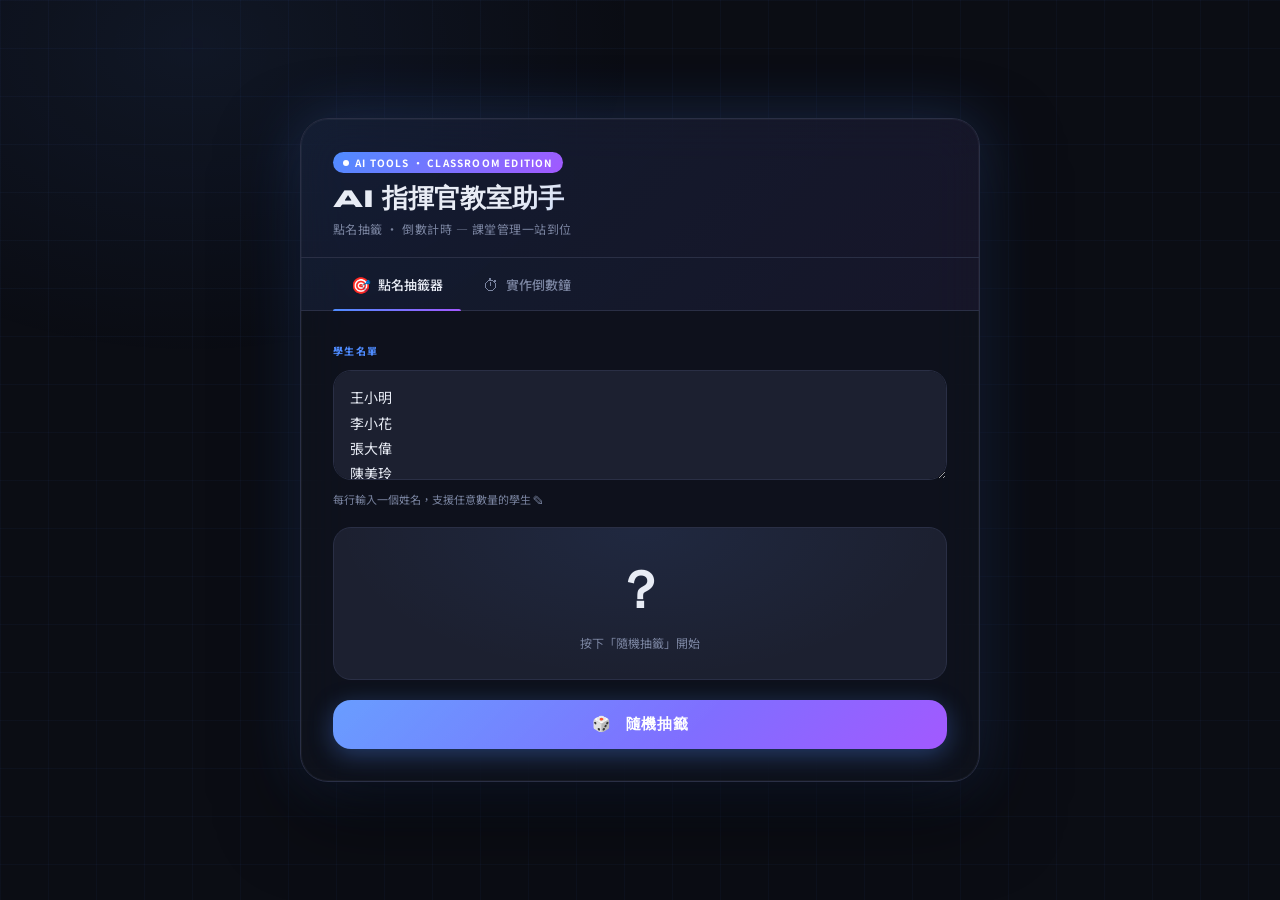
<file: 115.06.28-3/AI指揮官教室助手.html>
<!DOCTYPE html>
<html lang="zh-TW">
<head>
  <meta charset="UTF-8" />
  <meta name="viewport" content="width=device-width, initial-scale=1.0" />
  <title>AI 指揮官教室助手</title>
  <link rel="preconnect" href="https://fonts.googleapis.com" />
  <link rel="preconnect" href="https://fonts.gstatic.com" crossorigin />
  <link href="https://fonts.googleapis.com/css2?family=Syne:wght@400;600;700;800&family=Noto+Sans+TC:wght@300;400;500;700&display=swap" rel="stylesheet" />
  <style>
    :root {
      --bg:          #0b0d14;
      --surface:     #13162080;
      --surface2:    #1c2030;
      --border:      #2a2f45;
      --accent1:     #4f8cff;
      --accent2:     #a259ff;
      --accent3:     #ff6b6b;
      --accent4:     #00e5b0;
      --text:        #e8ecf5;
      --text-muted:  #7a84a0;
      --radius:      18px;
      --glow1:       rgba(79,140,255,0.25);
      --glow2:       rgba(162,89,255,0.2);
    }

    *, *::before, *::after { box-sizing: border-box; margin: 0; padding: 0; }

    body {
      min-height: 100vh;
      background: var(--bg);
      display: flex;
      align-items: center;
      justify-content: center;
      font-family: 'Noto Sans TC', sans-serif;
      color: var(--text);
      padding: 24px;
      overflow-x: hidden;
    }

    body::before {
      content: '';
      position: fixed;
      inset: 0;
      background-image:
        linear-gradient(rgba(79,140,255,0.04) 1px, transparent 1px),
        linear-gradient(90deg, rgba(79,140,255,0.04) 1px, transparent 1px);
      background-size: 48px 48px;
      pointer-events: none;
      z-index: 0;
    }

    body::after {
      content: '';
      position: fixed;
      top: -30%;
      left: -20%;
      width: 70%;
      height: 70%;
      background: radial-gradient(ellipse, rgba(79,140,255,0.08) 0%, transparent 70%);
      pointer-events: none;
      z-index: 0;
    }

    .card {
      position: relative;
      z-index: 1;
      width: 100%;
      max-width: 680px;
      background: var(--surface);
      backdrop-filter: blur(24px) saturate(160%);
      -webkit-backdrop-filter: blur(24px) saturate(160%);
      border: 1px solid var(--border);
      border-radius: 28px;
      box-shadow:
        0 0 0 1px rgba(255,255,255,0.04) inset,
        0 32px 80px rgba(0,0,0,0.55),
        0 0 60px var(--glow1);
      overflow: hidden;
    }

    .card-header {
      padding: 28px 32px 0;
      background: linear-gradient(135deg, rgba(79,140,255,0.08) 0%, rgba(162,89,255,0.06) 100%);
      border-bottom: 1px solid var(--border);
    }

    .header-badge {
      display: inline-flex;
      align-items: center;
      gap: 6px;
      background: linear-gradient(135deg, var(--accent1), var(--accent2));
      color: #fff;
      font-size: 10px;
      font-weight: 700;
      letter-spacing: 0.12em;
      padding: 3px 10px;
      border-radius: 100px;
      margin-bottom: 10px;
      text-transform: uppercase;
    }

    .header-badge .dot {
      width: 6px; height: 6px;
      background: #fff;
      border-radius: 50%;
      animation: blink 1.4s ease-in-out infinite;
    }

    @keyframes blink { 0%,100%{opacity:1} 50%{opacity:0.3} }

    .card-title {
      font-family: 'Syne', sans-serif;
      font-size: 26px;
      font-weight: 800;
      background: linear-gradient(135deg, #e8ecf5 30%, var(--accent1) 100%);
      -webkit-background-clip: text;
      -webkit-text-fill-color: transparent;
      background-clip: text;
      line-height: 1.2;
      margin-bottom: 6px;
    }

    .card-subtitle {
      font-size: 12px;
      color: var(--text-muted);
      letter-spacing: 0.04em;
      padding-bottom: 20px;
    }

    .tabs {
      display: flex;
      gap: 4px;
      padding: 0 32px;
      background: linear-gradient(135deg, rgba(79,140,255,0.08) 0%, rgba(162,89,255,0.06) 100%);
      border-bottom: 1px solid var(--border);
    }

    .tab-btn {
      position: relative;
      display: flex;
      align-items: center;
      gap: 7px;
      padding: 14px 18px;
      background: none;
      border: none;
      color: var(--text-muted);
      font-family: 'Noto Sans TC', sans-serif;
      font-size: 13px;
      font-weight: 500;
      cursor: pointer;
      transition: color 0.25s;
      white-space: nowrap;
    }

    .tab-btn .tab-icon { font-size: 16px; }

    .tab-btn::after {
      content: '';
      position: absolute;
      bottom: -1px; left: 0; right: 0;
      height: 2px;
      background: linear-gradient(90deg, var(--accent1), var(--accent2));
      border-radius: 2px 2px 0 0;
      transform: scaleX(0);
      transition: transform 0.3s cubic-bezier(0.34,1.56,0.64,1);
    }

    .tab-btn.active { color: var(--text); }
    .tab-btn.active::after { transform: scaleX(1); }
    .tab-btn:hover:not(.active) { color: #aab4cc; }

    .tab-panel { display: none; padding: 32px; }
    .tab-panel.active { display: block; }

    .section-label {
      font-size: 10px;
      font-weight: 700;
      letter-spacing: 0.14em;
      text-transform: uppercase;
      color: var(--accent1);
      margin-bottom: 12px;
    }

    /* ─── TAB 1: 點名抽籤器 ─── */
    .names-textarea {
      width: 100%;
      min-height: 110px;
      background: var(--surface2);
      border: 1px solid var(--border);
      border-radius: var(--radius);
      color: var(--text);
      font-family: 'Noto Sans TC', sans-serif;
      font-size: 14px;
      line-height: 1.8;
      padding: 14px 16px;
      resize: vertical;
      outline: none;
      transition: border-color 0.2s, box-shadow 0.2s;
    }
    .names-textarea:focus {
      border-color: var(--accent1);
      box-shadow: 0 0 0 3px rgba(79,140,255,0.15);
    }

    .textarea-hint {
      font-size: 11px;
      color: var(--text-muted);
      margin-top: 6px;
      margin-bottom: 20px;
    }

    .lottery-display {
      background: var(--surface2);
      border: 1px solid var(--border);
      border-radius: var(--radius);
      padding: 28px 20px;
      text-align: center;
      margin-bottom: 20px;
      min-height: 120px;
      display: flex;
      flex-direction: column;
      align-items: center;
      justify-content: center;
      position: relative;
      overflow: hidden;
    }

    .lottery-display::before {
      content: '';
      position: absolute;
      inset: 0;
      background: radial-gradient(ellipse at 50% 0%, rgba(79,140,255,0.08) 0%, transparent 70%);
    }

    .lottery-name {
      font-family: 'Syne', sans-serif;
      font-size: 52px;
      font-weight: 800;
      color: var(--text);
      position: relative;
      z-index: 1;
      letter-spacing: -0.01em;
    }

    .lottery-name.rolling {
      animation: nameFlash 0.09s ease-in-out infinite alternate;
    }

    .lottery-name.winner {
      background: linear-gradient(135deg, var(--accent4), var(--accent1));
      -webkit-background-clip: text;
      -webkit-text-fill-color: transparent;
      background-clip: text;
      animation: winnerPop 0.5s cubic-bezier(0.34,1.56,0.64,1) forwards;
    }

    @keyframes nameFlash {
      from { opacity: 0.7; transform: scale(0.97); }
      to   { opacity: 1;   transform: scale(1.03); }
    }

    @keyframes winnerPop {
      0%   { transform: scale(0.8); opacity: 0; }
      60%  { transform: scale(1.1); }
      100% { transform: scale(1);   opacity: 1; }
    }

    .lottery-sub {
      font-size: 12px;
      color: var(--text-muted);
      margin-top: 8px;
      position: relative;
      z-index: 1;
    }

    .btn-draw {
      width: 100%;
      padding: 15px;
      border-radius: var(--radius);
      border: none;
      background: linear-gradient(135deg, var(--accent1) 0%, var(--accent2) 100%);
      color: #fff;
      font-family: 'Syne', sans-serif;
      font-size: 15px;
      font-weight: 700;
      letter-spacing: 0.05em;
      cursor: pointer;
      position: relative;
      overflow: hidden;
      transition: transform 0.18s, box-shadow 0.18s;
      box-shadow: 0 6px 24px rgba(79,140,255,0.35);
    }
    .btn-draw::before {
      content: '';
      position: absolute;
      inset: 0;
      background: linear-gradient(135deg, rgba(255,255,255,0.15) 0%, transparent 60%);
    }
    .btn-draw:hover:not(:disabled) {
      transform: translateY(-2px);
      box-shadow: 0 10px 32px rgba(79,140,255,0.5);
    }
    .btn-draw:active:not(:disabled) { transform: translateY(0); }
    .btn-draw:disabled { opacity: 0.55; cursor: not-allowed; }

    #confetti-canvas {
      position: fixed;
      top: 0; left: 0;
      width: 100%; height: 100%;
      pointer-events: none;
      z-index: 9999;
    }

    /* ─── TAB 2: 實作倒數鐘 ─── */
    .preset-grid {
      display: grid;
      grid-template-columns: repeat(4, 1fr);
      gap: 8px;
      margin-bottom: 20px;
    }

    .btn-preset {
      padding: 10px 8px;
      border-radius: 12px;
      border: 1px solid var(--border);
      background: var(--surface2);
      color: var(--text-muted);
      font-family: 'Syne', sans-serif;
      font-size: 13px;
      font-weight: 600;
      cursor: pointer;
      transition: all 0.2s;
      text-align: center;
    }
    .btn-preset:hover {
      border-color: var(--accent1);
      color: var(--accent1);
      background: rgba(79,140,255,0.08);
    }
    .btn-preset.selected {
      border-color: var(--accent1);
      background: linear-gradient(135deg, rgba(79,140,255,0.2), rgba(162,89,255,0.12));
      color: #fff;
    }

    .clock-display {
      background: var(--surface2);
      border: 1px solid var(--border);
      border-radius: var(--radius);
      padding: 32px 20px;
      text-align: center;
      margin-bottom: 20px;
      position: relative;
      overflow: hidden;
    }
    .clock-display::before {
      content: '';
      position: absolute;
      inset: 0;
      background: radial-gradient(ellipse at 50% 100%, rgba(162,89,255,0.06) 0%, transparent 70%);
    }

    .clock-time {
      font-family: 'Syne', sans-serif;
      font-size: 72px;
      font-weight: 800;
      letter-spacing: -0.03em;
      color: var(--text);
      line-height: 1;
      position: relative;
      z-index: 1;
      transition: color 0.3s;
      display: block;
    }
    .clock-time.expired {
      color: var(--accent3);
      animation: expiredFlash 0.6s ease-in-out infinite;
    }
    @keyframes expiredFlash {
      0%,100% { opacity: 1; text-shadow: 0 0 40px rgba(255,107,107,0.8); }
      50%     { opacity: 0.5; text-shadow: none; }
    }

    .clock-progress-wrap {
      margin-top: 16px;
      position: relative;
      z-index: 1;
    }
    .clock-progress-bar {
      width: 100%;
      height: 4px;
      background: var(--border);
      border-radius: 100px;
      overflow: hidden;
    }
    .clock-progress-fill {
      height: 100%;
      background: linear-gradient(90deg, var(--accent1), var(--accent2));
      border-radius: 100px;
      transition: width 0.9s linear;
    }
    .clock-status {
      font-size: 11px;
      color: var(--text-muted);
      margin-top: 8px;
    }

    .clock-controls {
      display: grid;
      grid-template-columns: 1fr 1fr 1fr;
      gap: 10px;
    }

    .btn-ctrl {
      padding: 13px 10px;
      border-radius: 14px;
      border: 1px solid var(--border);
      background: var(--surface2);
      color: var(--text);
      font-family: 'Syne', sans-serif;
      font-size: 13px;
      font-weight: 600;
      cursor: pointer;
      display: flex;
      align-items: center;
      justify-content: center;
      gap: 6px;
      transition: all 0.2s;
    }
    .btn-ctrl:hover { border-color: var(--accent1); color: var(--accent1); background: rgba(79,140,255,0.06); }
    .btn-ctrl:active { transform: scale(0.97); }

    .btn-ctrl.start {
      background: linear-gradient(135deg, var(--accent4), rgba(0,229,176,0.7));
      border-color: transparent;
      color: #0b1a14;
      box-shadow: 0 4px 18px rgba(0,229,176,0.25);
    }
    .btn-ctrl.start:hover { box-shadow: 0 6px 26px rgba(0,229,176,0.4); transform: translateY(-1px); }

    .btn-ctrl.pause {
      background: linear-gradient(135deg, #f7b731, #e08a00);
      border-color: transparent;
      color: #1a1200;
      box-shadow: 0 4px 18px rgba(247,183,49,0.25);
    }
    .btn-ctrl.pause:hover { box-shadow: 0 6px 26px rgba(247,183,49,0.4); transform: translateY(-1px); }

    .custom-time-row {
      display: flex;
      align-items: center;
      gap: 10px;
      margin-bottom: 20px;
    }
    .custom-time-row label {
      font-size: 12px;
      color: var(--text-muted);
      white-space: nowrap;
    }
    .custom-time-input {
      width: 70px;
      background: var(--surface2);
      border: 1px solid var(--border);
      border-radius: 10px;
      color: var(--text);
      font-family: 'Syne', sans-serif;
      font-size: 14px;
      font-weight: 600;
      padding: 8px 10px;
      text-align: center;
      outline: none;
      transition: border-color 0.2s;
    }
    .custom-time-input:focus { border-color: var(--accent1); }

    .btn-set-custom {
      flex: 1;
      padding: 9px 14px;
      border-radius: 10px;
      border: 1px solid var(--accent2);
      background: rgba(162,89,255,0.1);
      color: var(--accent2);
      font-family: 'Syne', sans-serif;
      font-size: 12px;
      font-weight: 600;
      cursor: pointer;
      transition: all 0.2s;
    }
    .btn-set-custom:hover { background: rgba(162,89,255,0.2); }

    .divider {
      display: flex;
      align-items: center;
      gap: 12px;
      margin: 20px 0;
      color: var(--text-muted);
      font-size: 11px;
    }
    .divider::before, .divider::after {
      content: '';
      flex: 1;
      height: 1px;
      background: var(--border);
    }
  </style>
</head>
<body>

<canvas id="confetti-canvas"></canvas>

<div class="card">

  <div class="card-header">
    <div class="header-badge">
      <span class="dot"></span>
      AI Tools &middot; Classroom Edition
    </div>
    <div class="card-title">AI 指揮官教室助手</div>
    <div class="card-subtitle">點名抽籤 &middot; 倒數計時 &mdash; 課堂管理一站到位</div>
  </div>

  <div class="tabs">
    <button class="tab-btn active" data-tab="lottery">
      <span class="tab-icon">🎯</span> 點名抽籤器
    </button>
    <button class="tab-btn" data-tab="timer">
      <span class="tab-icon">⏱</span> 實作倒數鐘
    </button>
  </div>

  <!-- ══ PANEL 1: 點名抽籤器 ══ -->
  <div class="tab-panel active" id="panel-lottery">
    <div class="section-label">學生名單</div>
    <textarea class="names-textarea" id="names-input" spellcheck="false">王小明
李小花
張大偉
陳美玲
林志豪
黃淑芬
吳建國
劉雅婷
許文彬
蔡佳穎
謝宇翔
賴思妤
鄭俊傑
施雨晴
邱峻豪</textarea>
    <div class="textarea-hint">每行輸入一個姓名，支援任意數量的學生 ✎</div>

    <div class="lottery-display">
      <div class="lottery-name" id="lottery-name">？</div>
      <div class="lottery-sub" id="lottery-sub">按下「隨機抽籤」開始</div>
    </div>

    <button class="btn-draw" id="btn-draw" onclick="startLottery()">
      🎲 &nbsp; 隨機抽籤
    </button>
  </div>

  <!-- ══ PANEL 2: 實作倒數鐘 ══ -->
  <div class="tab-panel" id="panel-timer">
    <div class="section-label">快速設定</div>
    <div class="preset-grid">
      <button class="btn-preset" onclick="setPreset(3, this)">3 分鐘</button>
      <button class="btn-preset" onclick="setPreset(5, this)">5 分鐘</button>
      <button class="btn-preset" onclick="setPreset(10, this)">10 分鐘</button>
      <button class="btn-preset" onclick="setPreset(15, this)">15 分鐘</button>
    </div>

    <div class="divider">自訂時間</div>

    <div class="custom-time-row">
      <label>分</label>
      <input type="number" class="custom-time-input" id="custom-min" min="0" max="99" value="0" />
      <label>秒</label>
      <input type="number" class="custom-time-input" id="custom-sec" min="0" max="59" value="0" />
      <button class="btn-set-custom" onclick="setCustomTime()">✓ 套用</button>
    </div>

    <div class="clock-display">
      <span class="clock-time" id="clock-time">05:00</span>
      <div class="clock-progress-wrap">
        <div class="clock-progress-bar">
          <div class="clock-progress-fill" id="clock-progress" style="width:100%"></div>
        </div>
        <div class="clock-status" id="clock-status">已設定 5 分鐘，等待開始</div>
      </div>
    </div>

    <div class="clock-controls">
      <button class="btn-ctrl start" id="btn-start" onclick="timerStart()">▶ 開始</button>
      <button class="btn-ctrl pause" id="btn-pause" onclick="timerPause()" disabled>⏸ 暫停</button>
      <button class="btn-ctrl reset" onclick="timerReset()">↺ 重設</button>
    </div>
  </div>

</div><!-- /card -->

<script>
/* ── TABS ── */
document.querySelectorAll('.tab-btn').forEach(btn => {
  btn.addEventListener('click', () => {
    document.querySelectorAll('.tab-btn').forEach(b => b.classList.remove('active'));
    document.querySelectorAll('.tab-panel').forEach(p => p.classList.remove('active'));
    btn.classList.add('active');
    document.getElementById('panel-' + btn.dataset.tab).classList.add('active');
  });
});

/* ── CONFETTI ENGINE ── */
const confCanvas = document.getElementById('confetti-canvas');
const confCtx    = confCanvas.getContext('2d');

function resizeCanvas() {
  confCanvas.width  = window.innerWidth;
  confCanvas.height = window.innerHeight;
}
resizeCanvas();
window.addEventListener('resize', resizeCanvas);

let confParticles = [];
let confAnimId    = null;

function launchConfetti() {
  confParticles = [];
  const COLORS = [
    '#4f8cff','#a259ff','#ff6b6b','#00e5b0',
    '#f7b731','#ff9ff3','#54a0ff','#5f27cd',
    '#ff6348','#2ed573','#ffa502','#eccc68'
  ];
  const SHAPES = ['circle','rect','ribbon'];

  for (let i = 0; i < 200; i++) {
    confParticles.push({
      x:       confCanvas.width  * (0.15 + Math.random() * 0.70),
      y:       confCanvas.height * (0.25 + Math.random() * 0.35),
      vx:      (Math.random() < 0.5 ? -1 : 1) * (2 + Math.random() * 9),
      vy:      -(4 + Math.random() * 13),
      gravity: 0.24 + Math.random() * 0.16,
      drag:    0.97 + Math.random() * 0.02,
      color:   COLORS[Math.floor(Math.random() * COLORS.length)],
      shape:   SHAPES[Math.floor(Math.random() * SHAPES.length)],
      size:    5 + Math.random() * 11,
      angle:   Math.random() * Math.PI * 2,
      spin:    (Math.random() - 0.5) * 0.26,
      alpha:   1,
      decay:   0.008 + Math.random() * 0.01,
    });
  }
  if (confAnimId) cancelAnimationFrame(confAnimId);
  animateConfetti();
}

function animateConfetti() {
  confCtx.clearRect(0, 0, confCanvas.width, confCanvas.height);
  let alive = false;
  confParticles.forEach(p => {
    if (p.alpha <= 0) return;
    alive = true;
    p.vx  *= p.drag;
    p.vy   = p.vy * p.drag + p.gravity;
    p.x   += p.vx;
    p.y   += p.vy;
    p.angle += p.spin;
    p.alpha  = Math.max(0, p.alpha - p.decay);

    confCtx.save();
    confCtx.globalAlpha = p.alpha;
    confCtx.translate(p.x, p.y);
    confCtx.rotate(p.angle);
    confCtx.fillStyle = p.color;

    if (p.shape === 'circle') {
      confCtx.beginPath();
      confCtx.arc(0, 0, p.size / 2, 0, Math.PI * 2);
      confCtx.fill();
    } else if (p.shape === 'rect') {
      confCtx.fillRect(-p.size / 2, -p.size / 4, p.size, p.size / 2);
    } else {
      confCtx.beginPath();
      confCtx.ellipse(0, 0, p.size / 2, p.size / 5, 0, 0, Math.PI * 2);
      confCtx.fill();
    }
    confCtx.restore();
  });

  if (alive) {
    confAnimId = requestAnimationFrame(animateConfetti);
  } else {
    confCtx.clearRect(0, 0, confCanvas.width, confCanvas.height);
    confAnimId = null;
  }
}

/* ── LOTTERY ── */
let lotteryRunning = false;

function startLottery() {
  if (lotteryRunning) return;
  const rawText = document.getElementById('names-input').value.trim();
  const names   = rawText.split('\n').map(n => n.trim()).filter(n => n.length > 0);
  if (names.length === 0) { alert('請至少輸入一個學生姓名！'); return; }

  lotteryRunning = true;
  const btn    = document.getElementById('btn-draw');
  const nameEl = document.getElementById('lottery-name');
  const subEl  = document.getElementById('lottery-sub');

  btn.disabled = true;
  nameEl.classList.remove('winner');
  nameEl.className  = 'lottery-name rolling';
  nameEl.style      = '';
  subEl.textContent = '🎲 抽籤中…';

  const DURATION = 3000;
  const start    = performance.now();
  let   lastSwap = 0;
  let   interval = 60;

  const winner = names[Math.floor(Math.random() * names.length)];

  function roll(ts) {
    const elapsed  = ts - start;
    const progress = Math.min(elapsed / DURATION, 1);
    interval = 60 + Math.pow(progress, 3) * 400;

    if (ts - lastSwap > interval) {
      nameEl.textContent = names[Math.floor(Math.random() * names.length)];
      lastSwap = ts;
    }

    if (elapsed < DURATION) {
      requestAnimationFrame(roll);
    } else {
      nameEl.textContent = winner;
      nameEl.classList.remove('rolling');
      nameEl.classList.add('winner');
      subEl.textContent  = '🎉 中籤！恭喜同學！';
      btn.disabled       = false;
      lotteryRunning     = false;
      launchConfetti();
      setTimeout(launchConfetti, 650);
    }
  }
  requestAnimationFrame(roll);
}

/* ── TIMER ── */
let timerTotal    = 300;
let timerLeft     = 300;
let timerInterval = null;
let timerRunning  = false;

const clockEl    = document.getElementById('clock-time');
const progressEl = document.getElementById('clock-progress');
const statusEl   = document.getElementById('clock-status');
const btnStart   = document.getElementById('btn-start');
const btnPause   = document.getElementById('btn-pause');

function pad(n) { return String(n).padStart(2, '0'); }

function updateDisplay() {
  const m = Math.floor(timerLeft / 60);
  const s = timerLeft % 60;
  clockEl.textContent = pad(m) + ':' + pad(s);
  const pct = timerTotal > 0 ? (timerLeft / timerTotal) * 100 : 0;
  progressEl.style.width = pct + '%';
  if (timerLeft === 0) {
    clockEl.classList.add('expired');
    statusEl.textContent = '⏰ 時間到！';
  } else {
    clockEl.classList.remove('expired');
  }
}

function setPreset(minutes, el) {
  timerReset(true);
  timerTotal = minutes * 60;
  timerLeft  = timerTotal;
  updateDisplay();
  statusEl.textContent = '已設定 ' + minutes + ' 分鐘，等待開始';
  document.querySelectorAll('.btn-preset').forEach(b => b.classList.remove('selected'));
  if (el) el.classList.add('selected');
}

function setCustomTime() {
  const m     = parseInt(document.getElementById('custom-min').value) || 0;
  const s     = parseInt(document.getElementById('custom-sec').value) || 0;
  const total = m * 60 + s;
  if (total <= 0) { alert('請設定大於 0 的時間！'); return; }
  timerReset(true);
  timerTotal = total;
  timerLeft  = total;
  updateDisplay();
  document.querySelectorAll('.btn-preset').forEach(b => b.classList.remove('selected'));
  statusEl.textContent = '已設定 ' + pad(m) + ':' + pad(s) + '，等待開始';
}

function timerStart() {
  if (timerRunning || timerLeft <= 0) return;
  timerRunning      = true;
  btnStart.disabled = true;
  btnPause.disabled = false;
  statusEl.textContent = '⏱ 倒數中…';

  timerInterval = setInterval(() => {
    timerLeft--;
    updateDisplay();
    if (timerLeft <= 0) {
      clearInterval(timerInterval);
      timerRunning      = false;
      btnStart.disabled = false;
      btnPause.disabled = true;
      playAlarm();
    }
  }, 1000);
}

function timerPause() {
  if (!timerRunning) return;
  clearInterval(timerInterval);
  timerRunning      = false;
  btnStart.disabled = false;
  btnPause.disabled = true;
  statusEl.textContent = '⏸ 暫停中，按「開始」繼續';
}

function timerReset(silent) {
  clearInterval(timerInterval);
  timerRunning      = false;
  btnStart.disabled = false;
  btnPause.disabled = true;
  timerLeft = timerTotal;
  updateDisplay();
  clockEl.classList.remove('expired');
  if (!silent) statusEl.textContent = '已重設，等待開始';
}

/* ── WEB AUDIO ALARM: C-E-G chime ── */
function playAlarm() {
  try {
    const ctx  = new (window.AudioContext || window.webkitAudioContext)();
    const now  = ctx.currentTime;
    const notes = [523.25, 659.25, 783.99];
    const times = [0,      0.35,   0.70];
    const dur   = 0.60;

    notes.forEach((freq, i) => {
      const osc  = ctx.createOscillator();
      const gain = ctx.createGain();
      osc.type = 'sine';
      osc.frequency.value = freq;

      const osc2  = ctx.createOscillator();
      const gain2 = ctx.createGain();
      osc2.type = 'triangle';
      osc2.frequency.value = freq * 2;
      gain2.gain.value = 0.10;

      const t = now + times[i];
      gain.gain.setValueAtTime(0, t);
      gain.gain.linearRampToValueAtTime(0.42, t + 0.04);
      gain.gain.exponentialRampToValueAtTime(0.001, t + dur);

      osc.connect(gain);   gain.connect(ctx.destination);
      osc2.connect(gain2); gain2.connect(ctx.destination);
      osc.start(t);  osc.stop(t + dur + 0.05);
      osc2.start(t); osc2.stop(t + dur + 0.05);
    });

    // Soft sustain root note
    const sustain = ctx.createOscillator();
    const sGain   = ctx.createGain();
    sustain.type = 'sine';
    sustain.frequency.value = 523.25;
    const st = now + 1.15;
    sGain.gain.setValueAtTime(0, st);
    sGain.gain.linearRampToValueAtTime(0.20, st + 0.08);
    sGain.gain.exponentialRampToValueAtTime(0.001, st + 1.4);
    sustain.connect(sGain); sGain.connect(ctx.destination);
    sustain.start(st); sustain.stop(st + 1.5);
  } catch (e) {
    console.warn('Web Audio API not supported:', e);
  }
}

/* init */
setPreset(5, null);
</script>
</body>
</html>
</file>
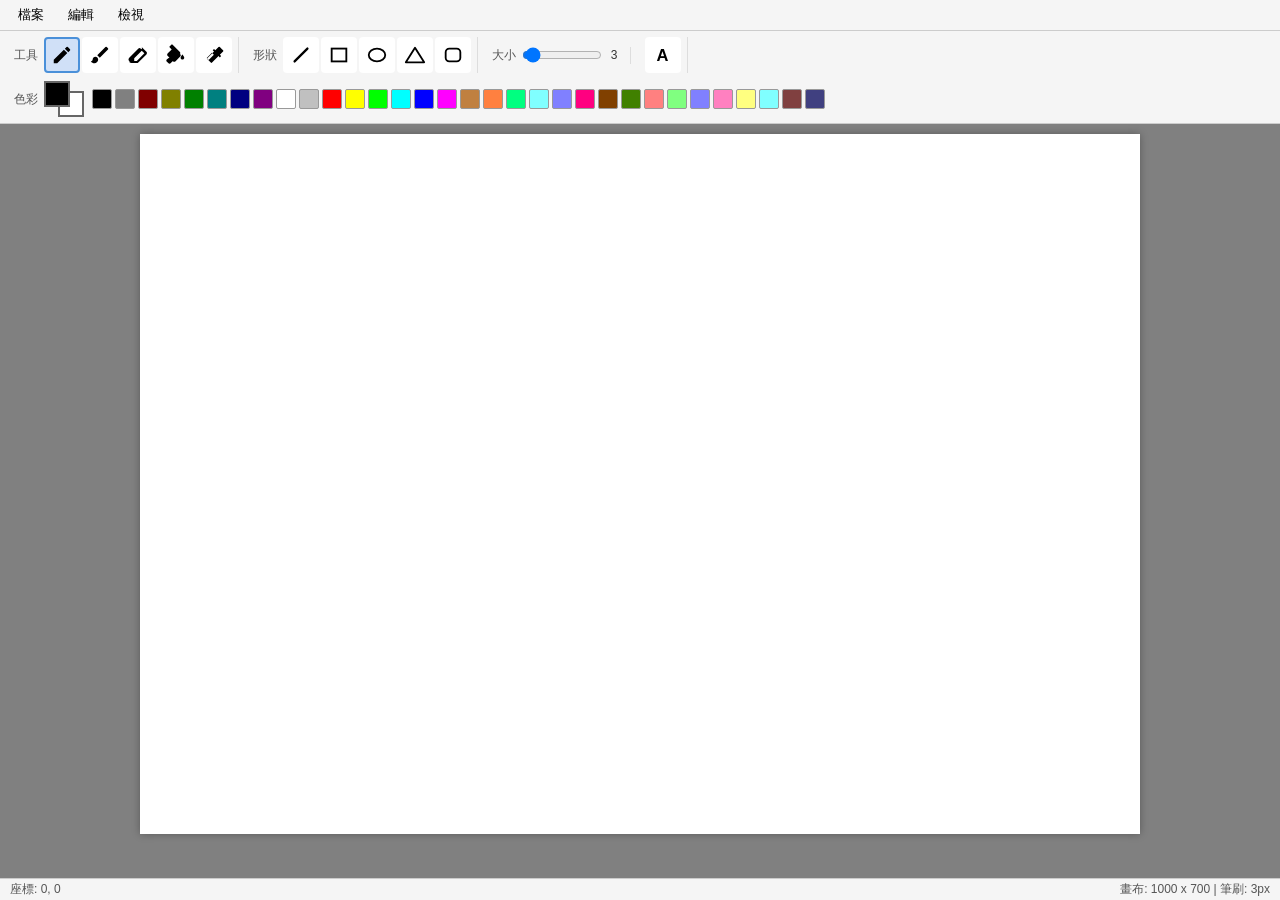
<file: 115.06.28-5/paint.html>
<!DOCTYPE html>
<html lang="zh-TW">
<head>
<meta charset="UTF-8">
<meta name="viewport" content="width=device-width, initial-scale=1.0">
<title>小畫家</title>
<style>
* { margin: 0; padding: 0; box-sizing: border-box; }
body { font-family: "Microsoft JhengHei", "微軟正黑體", sans-serif; background: #f0f0f0; overflow: hidden; height: 100vh; display: flex; flex-direction: column; }

/* 選單列 */
.menubar { background: #f5f5f5; border-bottom: 1px solid #ccc; padding: 2px 8px; display: flex; gap: 4px; font-size: 13px; }
.menubar button { background: none; border: none; padding: 4px 10px; cursor: pointer; border-radius: 3px; font-size: 13px; }
.menubar button:hover { background: #e0e0e0; }

/* 工具列 */
.toolbar { background: #f5f5f5; border-bottom: 1px solid #ccc; padding: 6px 8px; display: flex; align-items: center; gap: 8px; flex-wrap: wrap; min-height: 64px; }
.tool-group { display: flex; gap: 2px; align-items: center; padding: 0 6px; border-right: 1px solid #ddd; }
.tool-group:last-child { border-right: none; }
.tool-group label { font-size: 12px; color: #555; margin-right: 4px; white-space: nowrap; }

.tool-btn { width: 36px; height: 36px; border: 2px solid transparent; border-radius: 4px; cursor: pointer; display: flex; align-items: center; justify-content: center; font-size: 18px; background: white; transition: all 0.15s; }
.tool-btn:hover { border-color: #4A90D9; background: #E8F0FE; }
.tool-btn.active { border-color: #4A90D9; background: #D0E0F7; }
.tool-btn svg { width: 22px; height: 22px; }

/* 色彩面板 */
.color-panel { display: flex; gap: 3px; align-items: center; }
.color-swatch { width: 20px; height: 20px; border: 1px solid #999; cursor: pointer; border-radius: 2px; }
.color-swatch:hover { transform: scale(1.2); z-index: 1; }
.color-preview { display: flex; gap: 4px; margin-right: 6px; position: relative; width: 40px; height: 36px; }
.color-fg { width: 26px; height: 26px; border: 2px solid #666; position: absolute; top: 0; left: 0; z-index: 2; cursor: pointer; }
.color-bg { width: 26px; height: 26px; border: 2px solid #666; position: absolute; bottom: 0; right: 0; z-index: 1; cursor: pointer; background: white; }

input[type="range"] { width: 80px; }
input[type="color"] { width: 30px; height: 26px; border: none; cursor: pointer; }
.size-label { font-size: 12px; color: #333; min-width: 20px; text-align: center; }

/* 畫布區 */
.canvas-container { flex: 1; overflow: auto; position: relative; background: #808080; display: flex; justify-content: center; align-items: flex-start; padding: 10px; }
canvas#mainCanvas { background: white; cursor: crosshair; box-shadow: 0 0 8px rgba(0,0,0,0.3); }
canvas#overlayCanvas { position: absolute; pointer-events: none; }

/* 狀態列 */
.statusbar { background: #f5f5f5; border-top: 1px solid #ccc; padding: 2px 10px; font-size: 12px; color: #555; display: flex; justify-content: space-between; }

/* 文字輸入 */
.text-input-box { position: absolute; border: 2px dashed #4A90D9; background: rgba(255,255,255,0.9); padding: 4px; font-size: 16px; min-width: 100px; min-height: 30px; outline: none; z-index: 100; display: none; }
.text-input-box:focus { border-color: #2060A0; }

/* 下拉選單 */
.dropdown { position: relative; }
.dropdown-content { display: none; position: absolute; top: 100%; left: 0; background: white; border: 1px solid #ccc; border-radius: 4px; box-shadow: 0 2px 8px rgba(0,0,0,0.15); min-width: 160px; z-index: 1000; }
.dropdown-content.show { display: block; }
.dropdown-content button { display: block; width: 100%; text-align: left; padding: 8px 12px; border: none; background: none; cursor: pointer; font-size: 13px; }
.dropdown-content button:hover { background: #e8f0fe; }
</style>
</head>
<body>

<!-- 選單列 -->
<div class="menubar">
  <div class="dropdown">
    <button onclick="toggleMenu('fileMenu')">檔案</button>
    <div id="fileMenu" class="dropdown-content">
      <button onclick="newCanvas()">開新檔案</button>
      <button onclick="savePNG()">另存新檔 (PNG)</button>
      <button onclick="saveJPG()">另存新檔 (JPG)</button>
    </div>
  </div>
  <div class="dropdown">
    <button onclick="toggleMenu('editMenu')">編輯</button>
    <div id="editMenu" class="dropdown-content">
      <button onclick="undo()">復原 (Ctrl+Z)</button>
      <button onclick="redo()">重做 (Ctrl+Y)</button>
      <button onclick="clearCanvas()">全部清除</button>
    </div>
  </div>
  <div class="dropdown">
    <button onclick="toggleMenu('viewMenu')">檢視</button>
    <div id="viewMenu" class="dropdown-content">
      <button onclick="zoomIn()">放大</button>
      <button onclick="zoomOut()">縮小</button>
      <button onclick="zoomReset()">還原大小</button>
    </div>
  </div>
</div>

<!-- 工具列 -->
<div class="toolbar">
  <!-- 工具 -->
  <div class="tool-group">
    <label>工具</label>
    <button class="tool-btn active" data-tool="pencil" title="鉛筆" onclick="setTool('pencil')">
      <svg viewBox="0 0 24 24"><path d="M3 17.25V21h3.75L17.81 9.94l-3.75-3.75L3 17.25zM20.71 7.04a1 1 0 000-1.41l-2.34-2.34a1 1 0 00-1.41 0l-1.83 1.83 3.75 3.75 1.83-1.83z" fill="currentColor"/></svg>
    </button>
    <button class="tool-btn" data-tool="brush" title="筆刷" onclick="setTool('brush')">
      <svg viewBox="0 0 24 24"><path d="M7 14c-1.66 0-3 1.34-3 3 0 1.31-1.16 2-2 2 .92 1.22 2.49 2 4 2 2.21 0 4-1.79 4-4 0-1.66-1.34-3-3-3zm13.71-9.37l-1.34-1.34a1 1 0 00-1.41 0L9 12.25 11.75 15l8.96-8.96a1 1 0 000-1.41z" fill="currentColor"/></svg>
    </button>
    <button class="tool-btn" data-tool="eraser" title="橡皮擦" onclick="setTool('eraser')">
      <svg viewBox="0 0 24 24"><path d="M16.24 3.56l4.95 4.94c.78.79.78 2.05 0 2.84L12.29 20.2a2 2 0 01-1.41.59H4.83c-.78 0-1.54-.31-2.12-.88L2.7 18.89a3 3 0 010-4.24l9.53-9.53a2 2 0 012.83-.01l1.18.5zM4.83 18.5h5.88L19 10.21l-2.93-2.93L7.88 15.47v3.03z" fill="currentColor"/></svg>
    </button>
    <button class="tool-btn" data-tool="fill" title="油漆桶" onclick="setTool('fill')">
      <svg viewBox="0 0 24 24"><path d="M16.56 8.94L8.32.7a1 1 0 00-1.42 0L5.18 2.42a1 1 0 000 1.41l2.12 2.12-4.25 4.25a2 2 0 000 2.83l5.66 5.66a2 2 0 002.83 0l5.02-5.02a2 2 0 000-2.73zM2.12 16.56a2 2 0 000 2.83l1.41 1.41a2 2 0 002.83 0l8.49-8.49-2.83-2.83-9.9 7.08z" fill="currentColor"/><path d="M19 11.5s-2 2.17-2 3.5c0 1.1.9 2 2 2s2-.9 2-2c0-1.33-2-3.5-2-3.5z" fill="currentColor"/></svg>
    </button>
    <button class="tool-btn" data-tool="eyedropper" title="色彩选取" onclick="setTool('eyedropper')">
      <svg viewBox="0 0 24 24"><path d="M20.71 5.63l-2.34-2.34a1 1 0 00-1.41 0l-3.54 3.54-1.41-1.41-1.42 1.41 1.42 1.42-7.08 7.08a1 1 0 000 1.41l3.53 3.54a1 1 0 001.41 0l7.08-7.08 1.41 1.42 1.42-1.42-1.42-1.41 3.54-3.54a1 1 0 000-1.41zM6.17 17.41l-2.12-2.12 5.66-5.66 2.12 2.12-5.66 5.66z" fill="currentColor"/></svg>
    </button>
  </div>

  <!-- 形狀 -->
  <div class="tool-group">
    <label>形狀</label>
    <button class="tool-btn" data-tool="line" title="直線" onclick="setTool('line')">
      <svg viewBox="0 0 24 24"><line x1="5" y1="19" x2="19" y2="5" stroke="currentColor" stroke-width="2.5" stroke-linecap="round"/></svg>
    </button>
    <button class="tool-btn" data-tool="rect" title="矩形" onclick="setTool('rect')">
      <svg viewBox="0 0 24 24"><rect x="4" y="5" width="16" height="14" fill="none" stroke="currentColor" stroke-width="2"/></svg>
    </button>
    <button class="tool-btn" data-tool="ellipse" title="橢圓" onclick="setTool('ellipse')">
      <svg viewBox="0 0 24 24"><ellipse cx="12" cy="12" rx="9" ry="7" fill="none" stroke="currentColor" stroke-width="2"/></svg>
    </button>
    <button class="tool-btn" data-tool="triangle" title="三角形" onclick="setTool('triangle')">
      <svg viewBox="0 0 24 24"><polygon points="12,4 22,20 2,20" fill="none" stroke="currentColor" stroke-width="2" stroke-linejoin="round"/></svg>
    </button>
    <button class="tool-btn" data-tool="roundrect" title="圓角矩形" onclick="setTool('roundrect')">
      <svg viewBox="0 0 24 24"><rect x="4" y="5" width="16" height="14" rx="4" ry="4" fill="none" stroke="currentColor" stroke-width="2"/></svg>
    </button>
  </div>

  <!-- 筆刷大小 -->
  <div class="tool-group">
    <label>大小</label>
    <input type="range" id="brushSize" min="1" max="50" value="3" oninput="updateSizeLabel()">
    <span class="size-label" id="sizeLabel">3</span>
  </div>

  <!-- 形狀選項 -->
  <div class="tool-group" id="shapeOptions" style="display:none;">
    <label>填充</label>
    <select id="shapeFill" onchange="shapeFillMode=this.value">
      <option value="stroke">僅外框</option>
      <option value="fill">僅填充</option>
      <option value="both">外框+填充</option>
    </select>
  </div>

  <!-- 文字選項 -->
  <div class="tool-group" id="textOptions" style="display:none;">
    <label>字型</label>
    <select id="textFont">
      <option value="微軟正黑體">微軟正黑體</option>
      <option value="新細明體">新細明體</option>
      <option value="標楷體">標楷體</option>
      <option value="Arial">Arial</option>
      <option value="Times New Roman">Times New Roman</option>
      <option value="Courier New">Courier New</option>
    </select>
    <input type="number" id="textSize" value="20" min="8" max="200" style="width:50px;">
  </div>

  <!-- 文字工具 (獨立) -->
  <div class="tool-group">
    <button class="tool-btn" data-tool="text" title="文字" onclick="setTool('text')">
      <svg viewBox="0 0 24 24"><text x="5" y="18" font-size="18" font-weight="bold" fill="currentColor">A</text></svg>
    </button>
  </div>

  <!-- 色彩 -->
  <div class="tool-group">
    <label>色彩</label>
    <div class="color-preview">
      <div class="color-fg" id="colorFG" style="background:#000000" onclick="document.getElementById('fgColorInput').click()"></div>
      <div class="color-bg" id="colorBG" style="background:#FFFFFF" onclick="document.getElementById('bgColorInput').click()"></div>
      <input type="color" id="fgColorInput" value="#000000" style="display:none" onchange="setFGColor(this.value)">
      <input type="color" id="bgColorInput" value="#FFFFFF" style="display:none" onchange="setBGColor(this.value)">
    </div>
    <div class="color-panel" id="colorPalette"></div>
  </div>
</div>

<!-- 畫布 -->
<div class="canvas-container" id="canvasContainer">
  <canvas id="mainCanvas" width="1000" height="700"></canvas>
  <div class="text-input-box" id="textInput"></div>
</div>

<!-- 狀態列 -->
<div class="statusbar">
  <span id="statusPos">座標: 0, 0</span>
  <span id="statusSize">畫布: 1000 x 700 | 筆刷: 3px</span>
</div>

<script>
// ===== 狀態 =====
const mainCanvas = document.getElementById('mainCanvas');
const ctx = mainCanvas.getContext('2d');
const container = document.getElementById('canvasContainer');

let currentTool = 'pencil';
let fgColor = '#000000';
let bgColor = '#FFFFFF';
let brushSize = 3;
let shapeFillMode = 'stroke';
let isDrawing = false;
let startX, startY;
let lastX, lastY;
let zoomLevel = 1;

// 復原/重做
let history = [];
let historyIndex = -1;
const MAX_HISTORY = 50;

// 暫存
let tempCanvas, tempCtx;
let snapshotData;

// ===== 色彩面板 =====
const paletteColors = [
  '#000000','#808080','#800000','#808000','#008000','#008080','#000080','#800080',
  '#FFFFFF','#C0C0C0','#FF0000','#FFFF00','#00FF00','#00FFFF','#0000FF','#FF00FF',
  '#C08040','#FF8040','#00FF80','#80FFFF','#8080FF','#FF0080','#804000','#408000',
  '#FF8080','#80FF80','#8080FF','#FF80C0','#FFFF80','#80FFFF','#804040','#404080'
];

const palette = document.getElementById('colorPalette');
paletteColors.forEach(c => {
  const swatch = document.createElement('div');
  swatch.className = 'color-swatch';
  swatch.style.background = c;
  swatch.onclick = () => setFGColor(c);
  swatch.oncontextmenu = (e) => { e.preventDefault(); setBGColor(c); };
  palette.appendChild(swatch);
});

// ===== 工具設定 =====
function setTool(tool) {
  currentTool = tool;
  document.querySelectorAll('.tool-btn').forEach(b => b.classList.remove('active'));
  const btn = document.querySelector(`[data-tool="${tool}"]`);
  if (btn) btn.classList.add('active');

  // 顯示/隱藏選項
  const shapeTools = ['line','rect','ellipse','triangle','roundrect'];
  document.getElementById('shapeOptions').style.display = shapeTools.includes(tool) ? 'flex' : 'none';
  document.getElementById('textOptions').style.display = tool === 'text' ? 'flex' : 'none';

  // 游標
  if (tool === 'fill') mainCanvas.style.cursor = 'crosshair';
  else if (tool === 'eyedropper') mainCanvas.style.cursor = 'crosshair';
  else if (tool === 'text') mainCanvas.style.cursor = 'text';
  else mainCanvas.style.cursor = 'crosshair';

  // 結束文字輸入
  if (tool !== 'text') finishTextInput();
}

function setFGColor(c) {
  fgColor = c;
  document.getElementById('colorFG').style.background = c;
  document.getElementById('fgColorInput').value = c;
}

function setBGColor(c) {
  bgColor = c;
  document.getElementById('colorBG').style.background = c;
  document.getElementById('bgColorInput').value = c;
}

function updateSizeLabel() {
  brushSize = parseInt(document.getElementById('brushSize').value);
  document.getElementById('sizeLabel').textContent = brushSize;
  document.getElementById('statusSize').textContent = `畫布: ${mainCanvas.width} x ${mainCanvas.height} | 筆刷: ${brushSize}px`;
}

// ===== 復原/重做 =====
function saveState() {
  if (historyIndex < history.length - 1) {
    history = history.slice(0, historyIndex + 1);
  }
  history.push(ctx.getImageData(0, 0, mainCanvas.width, mainCanvas.height));
  if (history.length > MAX_HISTORY) history.shift();
  historyIndex = history.length - 1;
}

function undo() {
  if (historyIndex > 0) {
    historyIndex--;
    ctx.putImageData(history[historyIndex], 0, 0);
  }
}

function redo() {
  if (historyIndex < history.length - 1) {
    historyIndex++;
    ctx.putImageData(history[historyIndex], 0, 0);
  }
}

// ===== 畫布操作 =====
function newCanvas() {
  if (confirm('確定要開新檔案？目前的變更將會遺失。')) {
    ctx.fillStyle = '#FFFFFF';
    ctx.fillRect(0, 0, mainCanvas.width, mainCanvas.height);
    history = [];
    historyIndex = -1;
    saveState();
  }
}

function clearCanvas() {
  saveState();
  ctx.fillStyle = '#FFFFFF';
  ctx.fillRect(0, 0, mainCanvas.width, mainCanvas.height);
  saveState();
}

function savePNG() {
  const link = document.createElement('a');
  link.download = '小畫家.png';
  link.href = mainCanvas.toDataURL('image/png');
  link.click();
}

function saveJPG() {
  const tempC = document.createElement('canvas');
  tempC.width = mainCanvas.width;
  tempC.height = mainCanvas.height;
  const tempCtx2 = tempC.getContext('2d');
  tempCtx2.fillStyle = '#FFFFFF';
  tempCtx2.fillRect(0, 0, tempC.width, tempC.height);
  tempCtx2.drawImage(mainCanvas, 0, 0);
  const link = document.createElement('a');
  link.download = '小畫家.jpg';
  link.href = tempC.toDataURL('image/jpeg', 0.95);
  link.click();
}

function zoomIn() {
  zoomLevel = Math.min(zoomLevel * 1.25, 5);
  mainCanvas.style.transform = `scale(${zoomLevel})`;
  mainCanvas.style.transformOrigin = 'top left';
}

function zoomOut() {
  zoomLevel = Math.max(zoomLevel / 1.25, 0.25);
  mainCanvas.style.transform = `scale(${zoomLevel})`;
  mainCanvas.style.transformOrigin = 'top left';
}

function zoomReset() {
  zoomLevel = 1;
  mainCanvas.style.transform = 'scale(1)';
}

// ===== 下拉選單 =====
function toggleMenu(id) {
  document.querySelectorAll('.dropdown-content').forEach(d => {
    if (d.id !== id) d.classList.remove('show');
  });
  document.getElementById(id).classList.toggle('show');
}

document.addEventListener('click', (e) => {
  if (!e.target.closest('.dropdown')) {
    document.querySelectorAll('.dropdown-content').forEach(d => d.classList.remove('show'));
  }
});

// ===== 繪圖 =====
function getPos(e) {
  const rect = mainCanvas.getBoundingClientRect();
  const scaleX = mainCanvas.width / rect.width;
  const scaleY = mainCanvas.height / rect.height;
  return {
    x: (e.clientX - rect.left) * scaleX,
    y: (e.clientY - rect.top) * scaleY
  };
}

// 油漆桶 (flood fill)
function floodFill(sx, sy, fillColor) {
  const imageData = ctx.getImageData(0, 0, mainCanvas.width, mainCanvas.height);
  const data = imageData.data;
  const w = mainCanvas.width;
  const h = mainCanvas.height;

  sx = Math.floor(sx);
  sy = Math.floor(sy);
  if (sx < 0 || sx >= w || sy < 0 || sy >= h) return;

  const targetIdx = (sy * w + sx) * 4;
  const tr = data[targetIdx], tg = data[targetIdx+1], tb = data[targetIdx+2], ta = data[targetIdx+3];

  // 解析填充色
  const fc = document.createElement('canvas').getContext('2d');
  fc.fillStyle = fillColor;
  fc.fillRect(0,0,1,1);
  const fData = fc.getImageData(0,0,1,1).data;
  const fr = fData[0], fg = fData[1], fb = fData[2], fa = fData[3];

  if (tr === fr && tg === fg && tb === fb && ta === fa) return;

  const stack = [[sx, sy]];
  const visited = new Uint8Array(w * h);

  function match(i) {
    return data[i] === tr && data[i+1] === tg && data[i+2] === tb && data[i+3] === ta;
  }

  while (stack.length > 0) {
    const [cx, cy] = stack.pop();
    const ci = cy * w + cx;
    if (cx < 0 || cx >= w || cy < 0 || cy >= h) continue;
    if (visited[ci]) continue;
    const pi = ci * 4;
    if (!match(pi)) continue;

    visited[ci] = 1;
    data[pi] = fr;
    data[pi+1] = fg;
    data[pi+2] = fb;
    data[pi+3] = fa;

    stack.push([cx+1, cy], [cx-1, cy], [cx, cy+1], [cx, cy-1]);
  }

  ctx.putImageData(imageData, 0, 0);
}

// 色彩选取
function eyedropper(sx, sy) {
  const pixel = ctx.getImageData(Math.floor(sx), Math.floor(sy), 1, 1).data;
  const hex = '#' + [pixel[0], pixel[1], pixel[2]].map(v => v.toString(16).padStart(2,'0')).join('');
  setFGColor(hex);
  setTool('pencil');
}

// 文字
function finishTextInput() {
  const box = document.getElementById('textInput');
  if (box.style.display === 'block' && box.textContent.trim()) {
    const font = document.getElementById('textFont').value;
    const size = parseInt(document.getElementById('textSize').value) || 20;
    ctx.fillStyle = fgColor;
    ctx.font = `${size}px "${font}"`;
    ctx.textBaseline = 'top';
    const lines = box.textContent.split('\n');
    const lineH = size * 1.3;
    const bx = parseInt(box.style.left) || 0;
    const by = parseInt(box.style.top) || 0;
    lines.forEach((line, i) => {
      ctx.fillText(line, bx, by + i * lineH);
    });
    saveState();
  }
  box.style.display = 'none';
  box.textContent = '';
  box.contentEditable = false;
}

function startTextInput(x, y) {
  finishTextInput();
  const box = document.getElementById('textInput');
  const containerRect = container.getBoundingClientRect();
  const canvasRect = mainCanvas.getBoundingClientRect();
  box.style.left = (canvasRect.left - containerRect.left + x / (mainCanvas.width / canvasRect.width)) + 'px';
  box.style.top = (canvasRect.top - containerRect.top + y / (mainCanvas.height / canvasRect.height)) + 'px';
  box.style.display = 'block';
  box.contentEditable = true;
  box.focus();
  box.style.color = fgColor;
  const size = parseInt(document.getElementById('textSize').value) || 20;
  box.style.fontSize = size + 'px';
  box.style.fontFamily = document.getElementById('textFont').value;
}

// ===== 事件處理 =====
mainCanvas.addEventListener('mousedown', (e) => {
  e.preventDefault();
  const pos = getPos(e);
  startX = pos.x;
  startY = pos.y;
  lastX = pos.x;
  lastY = pos.y;

  if (currentTool === 'fill') {
    saveState();
    floodFill(pos.x, pos.y, e.button === 2 ? bgColor : fgColor);
    saveState();
    return;
  }

  if (currentTool === 'eyedropper') {
    eyedropper(pos.x, pos.y);
    return;
  }

  if (currentTool === 'text') {
    startTextInput(pos.x, pos.y);
    return;
  }

  isDrawing = true;

  if (currentTool === 'line' || currentTool === 'rect' || currentTool === 'ellipse' || currentTool === 'triangle' || currentTool === 'roundrect') {
    tempCanvas = document.createElement('canvas');
    tempCanvas.width = mainCanvas.width;
    tempCanvas.height = mainCanvas.height;
    tempCtx = tempCanvas.getContext('2d');
    snapshotData = ctx.getImageData(0, 0, mainCanvas.width, mainCanvas.height);
  }

  if (currentTool === 'pencil' || currentTool === 'brush' || currentTool === 'eraser') {
    saveState();
    ctx.beginPath();
    ctx.moveTo(pos.x, pos.y);
    ctx.lineTo(pos.x + 0.1, pos.y + 0.1);
    ctx.strokeStyle = currentTool === 'eraser' ? bgColor : fgColor;
    ctx.lineWidth = currentTool === 'brush' ? brushSize * 2 : brushSize;
    ctx.lineCap = 'round';
    ctx.lineJoin = 'round';
    ctx.stroke();
  }
});

mainCanvas.addEventListener('mousemove', (e) => {
  const pos = getPos(e);
  document.getElementById('statusPos').textContent = `座標: ${Math.round(pos.x)}, ${Math.round(pos.y)}`;

  if (!isDrawing) return;

  if (currentTool === 'pencil' || currentTool === 'brush' || currentTool === 'eraser') {
    ctx.lineTo(pos.x, pos.y);
    ctx.strokeStyle = currentTool === 'eraser' ? bgColor : fgColor;
    ctx.lineWidth = currentTool === 'brush' ? brushSize * 2 : brushSize;
    ctx.lineCap = 'round';
    ctx.lineJoin = 'round';
    ctx.stroke();
    lastX = pos.x;
    lastY = pos.y;
  }

  if (currentTool === 'line') {
    ctx.putImageData(snapshotData, 0, 0);
    ctx.beginPath();
    ctx.moveTo(startX, startY);
    ctx.lineTo(pos.x, pos.y);
    ctx.strokeStyle = fgColor;
    ctx.lineWidth = brushSize;
    ctx.lineCap = 'round';
    ctx.stroke();
  }

  if (currentTool === 'rect') {
    ctx.putImageData(snapshotData, 0, 0);
    const w = pos.x - startX;
    const h = pos.y - startY;
    ctx.beginPath();
    ctx.rect(startX, startY, w, h);
    applyShapeStyle();
  }

  if (currentTool === 'roundrect') {
    ctx.putImageData(snapshotData, 0, 0);
    const w = pos.x - startX;
    const h = pos.y - startY;
    const r = Math.min(20, Math.abs(w)/2, Math.abs(h)/2);
    ctx.beginPath();
    ctx.roundRect(startX, startY, w, h, r);
    applyShapeStyle();
  }

  if (currentTool === 'ellipse') {
    ctx.putImageData(snapshotData, 0, 0);
    const cx = (startX + pos.x) / 2;
    const cy = (startY + pos.y) / 2;
    const rx = Math.abs(pos.x - startX) / 2;
    const ry = Math.abs(pos.y - startY) / 2;
    ctx.beginPath();
    ctx.ellipse(cx, cy, rx, ry, 0, 0, Math.PI * 2);
    applyShapeStyle();
  }

  if (currentTool === 'triangle') {
    ctx.putImageData(snapshotData, 0, 0);
    const mx = (startX + pos.x) / 2;
    ctx.beginPath();
    ctx.moveTo(mx, startY);
    ctx.lineTo(pos.x, pos.y);
    ctx.lineTo(startX, pos.y);
    ctx.closePath();
    applyShapeStyle();
  }
});

function applyShapeStyle() {
  if (shapeFillMode === 'fill') {
    ctx.fillStyle = fgColor;
    ctx.fill();
  } else if (shapeFillMode === 'both') {
    ctx.fillStyle = bgColor;
    ctx.fill();
    ctx.strokeStyle = fgColor;
    ctx.lineWidth = brushSize;
    ctx.stroke();
  } else {
    ctx.strokeStyle = fgColor;
    ctx.lineWidth = brushSize;
    ctx.lineCap = 'round';
    ctx.lineJoin = 'round';
    ctx.stroke();
  }
}

mainCanvas.addEventListener('mouseup', () => {
  if (isDrawing) {
    isDrawing = false;
    if (currentTool !== 'pencil' && currentTool !== 'brush' && currentTool !== 'eraser') {
      saveState();
    } else {
      saveState();
    }
  }
});

mainCanvas.addEventListener('mouseleave', () => {
  if (isDrawing) {
    isDrawing = false;
    saveState();
  }
});

// 右鍵不叫選單
mainCanvas.addEventListener('contextmenu', (e) => e.preventDefault());

// 鍵盤快捷鍵
document.addEventListener('keydown', (e) => {
  if (e.ctrlKey && e.key === 'z') { e.preventDefault(); undo(); }
  if (e.ctrlKey && e.key === 'y') { e.preventDefault(); redo(); }
  if (e.ctrlKey && e.key === 's') { e.preventDefault(); savePNG(); }
  if (e.key === 'Escape') finishTextInput();
});

// 初始化
ctx.fillStyle = '#FFFFFF';
ctx.fillRect(0, 0, mainCanvas.width, mainCanvas.height);
saveState();
updateSizeLabel();
</script>
</body>
</html>
</file>
<file: 115.06.28-4/style.css>
/* ==========================================
   AI MV Video Showcase & Investment Portal
   Theme: Cinematic Future (Dark / Neon Luxury)
   ========================================== */

/* Custom Fonts & Variable Definitions */
@import url('https://fonts.googleapis.com/css2?family=Cinzel:wght@500;700;900&family=Outfit:wght@300;400;600;800&family=Orbitron:wght@500;700;900&display=swap');

:root {
  /* Color System */
  --bg-deep: #06060a;
  --bg-card: rgba(15, 15, 25, 0.6);
  --bg-card-hover: rgba(22, 22, 38, 0.85);
  --border-light: rgba(255, 255, 255, 0.08);
  --border-glow: rgba(0, 255, 200, 0.3);
  
  --primary-neon: #00ffc8;   /* AI Cyan */
  --secondary-neon: #8a2be2; /* Electric Violet */
  --accent-gold: #ffb703;    /* Cinematic Amber */
  --text-primary: #f8f9fa;
  --text-secondary: #a9abb3;
  --text-muted: #6c757d;
  
  /* Fonts */
  --font-display: 'Cinzel', serif;
  --font-tech: 'Orbitron', sans-serif;
  --font-body: 'Outfit', sans-serif;
  
  /* Transitions */
  --transition-smooth: all 0.4s cubic-bezier(0.16, 1, 0.3, 1);
}

/* Reset & Global Styles */
* {
  box-sizing: border-box;
  margin: 0;
  padding: 0;
  scroll-behavior: smooth;
}

body {
  background-color: var(--bg-deep);
  color: var(--text-primary);
  font-family: var(--font-body);
  overflow-x: hidden;
  line-height: 1.6;
}

/* Custom Scrollbar */
::-webkit-scrollbar {
  width: 8px;
}
::-webkit-scrollbar-track {
  background: var(--bg-deep);
}
::-webkit-scrollbar-thumb {
  background: linear-gradient(180deg, var(--secondary-neon), var(--primary-neon));
  border-radius: 4px;
}
::-webkit-scrollbar-thumb:hover {
  background: var(--primary-neon);
}

/* ==========================================
   Intro Portal Overlay (Gate Screen)
   ========================================== */
#portal-overlay {
  position: fixed;
  top: 0;
  left: 0;
  width: 100vw;
  height: 100vh;
  background: radial-gradient(circle at center, #110e20 0%, #040406 100%);
  z-index: 9999;
  display: flex;
  justify-content: center;
  align-items: center;
  transition: opacity 1s cubic-bezier(0.16, 1, 0.3, 1), visibility 1s;
}

#portal-overlay.fade-out {
  opacity: 0;
  visibility: hidden;
}

.portal-container {
  text-align: center;
  padding: 40px;
  max-width: 650px;
  background: rgba(10, 10, 15, 0.45);
  border: 1px solid var(--border-light);
  border-radius: 24px;
  backdrop-filter: blur(25px);
  -webkit-backdrop-filter: blur(25px);
  box-shadow: 0 20px 50px rgba(0, 0, 0, 0.7), 
              0 0 40px rgba(138, 43, 226, 0.15);
  animation: float-panel 6s ease-in-out infinite;
}

@keyframes float-panel {
  0%, 100% { transform: translateY(0px); }
  50% { transform: translateY(-10px); }
}

.portal-title-sub {
  font-family: var(--font-tech);
  color: var(--primary-neon);
  letter-spacing: 0.4em;
  font-size: 0.9rem;
  text-transform: uppercase;
  margin-bottom: 15px;
  text-shadow: 0 0 10px rgba(0, 255, 200, 0.4);
}

.portal-title {
  font-family: var(--font-display);
  font-size: 2.5rem;
  font-weight: 900;
  letter-spacing: 0.05em;
  line-height: 1.3;
  background: linear-gradient(135deg, #ffffff 40%, #a9a9b3 100%);
  -webkit-background-clip: text;
  -webkit-text-fill-color: transparent;
  margin-bottom: 25px;
}

.portal-desc {
  color: var(--text-secondary);
  font-size: 1rem;
  margin-bottom: 35px;
  font-weight: 300;
  line-height: 1.7;
}

.portal-btn {
  font-family: var(--font-tech);
  font-size: 1.1rem;
  font-weight: 700;
  letter-spacing: 0.2em;
  color: #000;
  background: linear-gradient(90deg, var(--primary-neon), #00ffd5);
  border: none;
  padding: 16px 45px;
  border-radius: 50px;
  cursor: pointer;
  box-shadow: 0 0 20px rgba(0, 255, 200, 0.4), 
              0 0 40px rgba(0, 255, 200, 0.2);
  transition: var(--transition-smooth);
  position: relative;
  overflow: hidden;
}

.portal-btn::before {
  content: '';
  position: absolute;
  top: 0;
  left: -100%;
  width: 100%;
  height: 100%;
  background: linear-gradient(90deg, transparent, rgba(255, 255, 255, 0.6), transparent);
  transition: 0.5s;
}

.portal-btn:hover {
  transform: scale(1.05);
  box-shadow: 0 0 30px rgba(0, 255, 200, 0.6), 
              0 0 60px rgba(138, 43, 226, 0.4);
}

.portal-btn:hover::before {
  left: 100%;
}

.portal-btn:active {
  transform: scale(0.98);
}


/* ==========================================
   Full Screen Video Background
   ========================================== */
.video-bg-container {
  position: fixed;
  top: 0;
  left: 0;
  width: 100vw;
  height: 100vh;
  z-index: -100;
  pointer-events: none;
  overflow: hidden;
  background-color: var(--bg-deep);
}

.video-bg-container iframe {
  width: 100vw;
  height: 56.25vw; /* 16:9 ratio */
  min-height: 100vh;
  min-width: 177.77vh; /* 16:9 ratio */
  position: absolute;
  top: 50%;
  left: 50%;
  transform: translate(-50%, -50%);
  opacity: 0;
  transition: opacity 1.5s ease;
}

.video-bg-container.loaded iframe {
  opacity: 0.5; /* Tuned transparency for better content contrast */
}

/* Background Gradients overlays for cinematic depth */
.vignette-overlay {
  position: fixed;
  top: 0;
  left: 0;
  width: 100vw;
  height: 100vh;
  z-index: -90;
  pointer-events: none;
  background: radial-gradient(circle at center, rgba(6, 6, 10, 0.2) 0%, rgba(6, 6, 10, 0.85) 100%),
              linear-gradient(180deg, rgba(6, 6, 10, 0.7) 0%, transparent 20%, transparent 80%, rgba(6, 6, 10, 0.95) 100%);
}


/* ==========================================
   Navigation Bar
   ========================================== */
header {
  position: fixed;
  top: 0;
  left: 0;
  width: 100%;
  padding: 20px 8%;
  display: flex;
  justify-content: space-between;
  align-items: center;
  z-index: 1000;
  background: linear-gradient(180deg, rgba(6, 6, 10, 0.8) 0%, transparent 100%);
  backdrop-filter: blur(10px);
  -webkit-backdrop-filter: blur(10px);
  border-bottom: 1px solid rgba(255, 255, 255, 0.03);
  transition: var(--transition-smooth);
}

header.scrolled {
  padding: 15px 8%;
  background: rgba(6, 6, 10, 0.92);
  border-bottom: 1px solid var(--border-light);
}

.logo {
  font-family: var(--font-tech);
  font-weight: 900;
  font-size: 1.5rem;
  letter-spacing: 0.15em;
  text-decoration: none;
  color: var(--text-primary);
  display: flex;
  align-items: center;
  gap: 8px;
}

.logo span {
  background: linear-gradient(90deg, var(--primary-neon), var(--secondary-neon));
  -webkit-background-clip: text;
  -webkit-text-fill-color: transparent;
}

nav ul {
  display: flex;
  list-style: none;
  gap: 30px;
}

nav ul li a {
  font-family: var(--font-tech);
  font-size: 0.85rem;
  font-weight: 500;
  letter-spacing: 0.15em;
  text-decoration: none;
  color: var(--text-secondary);
  transition: var(--transition-smooth);
  position: relative;
  padding: 5px 0;
}

nav ul li a::after {
  content: '';
  position: absolute;
  bottom: 0;
  left: 0;
  width: 0;
  height: 2px;
  background: linear-gradient(90deg, var(--primary-neon), var(--secondary-neon));
  transition: var(--transition-smooth);
}

nav ul li a:hover {
  color: var(--text-primary);
  text-shadow: 0 0 8px rgba(0, 255, 200, 0.5);
}

nav ul li a:hover::after,
nav ul li a.active::after {
  width: 100%;
}

nav ul li a.active {
  color: var(--primary-neon);
}

.header-cta {
  font-family: var(--font-tech);
  font-size: 0.85rem;
  font-weight: 700;
  letter-spacing: 0.1em;
  text-decoration: none;
  color: var(--text-primary);
  border: 1px solid var(--primary-neon);
  padding: 10px 22px;
  border-radius: 4px;
  transition: var(--transition-smooth);
  box-shadow: inset 0 0 0 rgba(0, 255, 200, 0);
}

.header-cta:hover {
  background-color: var(--primary-neon);
  color: #000;
  box-shadow: 0 0 15px var(--primary-neon);
  transform: translateY(-2px);
}


/* ==========================================
   Main Layout & Sections
   ========================================== */
section {
  padding: 120px 8% 80px;
  position: relative;
  z-index: 10;
  min-height: 100vh;
  display: flex;
  flex-direction: column;
  justify-content: center;
}

/* ==========================================
   Hero Section
   ========================================== */
#hero {
  height: 100vh;
  padding-top: 80px;
  justify-content: center;
  align-items: flex-start;
}

.hero-content {
  max-width: 850px;
}

.hero-tagline {
  font-family: var(--font-tech);
  font-size: 0.95rem;
  letter-spacing: 0.3em;
  text-transform: uppercase;
  color: var(--primary-neon);
  margin-bottom: 20px;
  text-shadow: 0 0 10px rgba(0, 255, 200, 0.4);
}

.hero-title {
  font-family: var(--font-display);
  font-size: 4rem;
  font-weight: 900;
  line-height: 1.15;
  letter-spacing: 0.02em;
  margin-bottom: 30px;
  text-transform: uppercase;
  background: linear-gradient(135deg, #ffffff 30%, #b2b2c0 100%);
  -webkit-background-clip: text;
  -webkit-text-fill-color: transparent;
}

.hero-description {
  font-size: 1.15rem;
  font-weight: 300;
  color: var(--text-secondary);
  line-height: 1.8;
  margin-bottom: 45px;
  max-width: 680px;
}

.hero-actions {
  display: flex;
  gap: 20px;
  align-items: center;
}

.btn-primary {
  font-family: var(--font-tech);
  font-size: 0.9rem;
  font-weight: 700;
  letter-spacing: 0.15em;
  color: #000;
  background: linear-gradient(90deg, var(--primary-neon), #00f0ff);
  border: none;
  padding: 18px 38px;
  border-radius: 4px;
  cursor: pointer;
  text-decoration: none;
  box-shadow: 0 0 20px rgba(0, 255, 200, 0.3);
  transition: var(--transition-smooth);
}

.btn-primary:hover {
  transform: translateY(-3px);
  box-shadow: 0 0 30px rgba(0, 255, 200, 0.6);
}

.btn-secondary {
  font-family: var(--font-tech);
  font-size: 0.9rem;
  font-weight: 700;
  letter-spacing: 0.15em;
  color: var(--text-primary);
  background: rgba(255, 255, 255, 0.05);
  border: 1px solid var(--border-light);
  padding: 17px 37px;
  border-radius: 4px;
  cursor: pointer;
  text-decoration: none;
  backdrop-filter: blur(5px);
  transition: var(--transition-smooth);
}

.btn-secondary:hover {
  background: rgba(255, 255, 255, 0.15);
  border-color: var(--text-primary);
  transform: translateY(-3px);
}

/* Audio & Play Controls floating bottom right */
.media-dashboard {
  position: absolute;
  bottom: 50px;
  right: 8%;
  display: flex;
  gap: 15px;
  align-items: center;
  background: rgba(15, 15, 25, 0.4);
  border: 1px solid var(--border-light);
  padding: 10px 20px;
  border-radius: 50px;
  backdrop-filter: blur(10px);
  -webkit-backdrop-filter: blur(10px);
}

.dashboard-btn {
  background: transparent;
  border: none;
  cursor: pointer;
  color: var(--text-primary);
  display: flex;
  align-items: center;
  justify-content: center;
  width: 36px;
  height: 36px;
  border-radius: 50%;
  transition: var(--transition-smooth);
}

.dashboard-btn:hover {
  background: rgba(255, 255, 255, 0.1);
  color: var(--primary-neon);
}

.dashboard-info {
  font-family: var(--font-tech);
  font-size: 0.75rem;
  letter-spacing: 0.1em;
  color: var(--text-secondary);
}

/* Scroll down indicator */
.scroll-down {
  position: absolute;
  bottom: 40px;
  left: 50%;
  transform: translateX(-50%);
  display: flex;
  flex-direction: column;
  align-items: center;
  gap: 10px;
  color: var(--text-muted);
  text-decoration: none;
  font-family: var(--font-tech);
  font-size: 0.75rem;
  letter-spacing: 0.2em;
  transition: var(--transition-smooth);
}

.scroll-down:hover {
  color: var(--primary-neon);
}

.scroll-down-mouse {
  width: 24px;
  height: 40px;
  border: 2px solid currentColor;
  border-radius: 12px;
  position: relative;
}

.scroll-down-wheel {
  width: 4px;
  height: 8px;
  background-color: currentColor;
  border-radius: 2px;
  position: absolute;
  top: 6px;
  left: 50%;
  transform: translateX(-50%);
  animation: scroll-wheel 1.6s ease-in-out infinite;
}

@keyframes scroll-wheel {
  0% { top: 6px; opacity: 1; }
  50% { top: 16px; opacity: 0.3; }
  100% { top: 6px; opacity: 1; }
}


/* ==========================================
   Common Typography elements
   ========================================== */
.section-header {
  margin-bottom: 70px;
  text-align: center;
}

.section-tagline {
  font-family: var(--font-tech);
  font-size: 0.85rem;
  color: var(--primary-neon);
  letter-spacing: 0.3em;
  text-transform: uppercase;
  margin-bottom: 12px;
  display: block;
}

.section-title {
  font-family: var(--font-display);
  font-size: 2.6rem;
  font-weight: 900;
  letter-spacing: 0.05em;
  background: linear-gradient(135deg, #ffffff 40%, #9999a3 100%);
  -webkit-background-clip: text;
  -webkit-text-fill-color: transparent;
}


/* ==========================================
   Core Advantages Section (About)
   ========================================== */
.advantages-grid {
  display: grid;
  grid-template-columns: repeat(auto-fit, minmax(240px, 1fr));
  gap: 30px;
}

.advantage-card {
  background: var(--bg-card);
  border: 1px solid var(--border-light);
  border-radius: 16px;
  padding: 40px 30px;
  backdrop-filter: blur(15px);
  -webkit-backdrop-filter: blur(15px);
  transition: var(--transition-smooth);
  position: relative;
  overflow: hidden;
}

.advantage-card::before {
  content: '';
  position: absolute;
  top: 0;
  left: 0;
  width: 100%;
  height: 100%;
  background: linear-gradient(135deg, rgba(0, 255, 200, 0.05) 0%, transparent 100%);
  opacity: 0;
  transition: var(--transition-smooth);
}

.advantage-card:hover {
  transform: translateY(-8px);
  border-color: var(--border-glow);
  box-shadow: 0 15px 35px rgba(0, 255, 200, 0.05),
              0 0 25px rgba(0, 255, 200, 0.05);
}

.advantage-card:hover::before {
  opacity: 1;
}

.adv-icon {
  width: 60px;
  height: 60px;
  background: linear-gradient(135deg, rgba(0, 255, 200, 0.15), rgba(138, 43, 226, 0.15));
  border-radius: 12px;
  display: flex;
  align-items: center;
  justify-content: center;
  margin-bottom: 25px;
  color: var(--primary-neon);
  font-size: 1.5rem;
  border: 1px solid rgba(255, 255, 255, 0.05);
  transition: var(--transition-smooth);
}

.advantage-card:hover .adv-icon {
  background: linear-gradient(135deg, var(--primary-neon), var(--secondary-neon));
  color: #000;
  box-shadow: 0 0 20px rgba(0, 255, 200, 0.4);
}

.adv-title {
  font-family: var(--font-tech);
  font-size: 1.25rem;
  font-weight: 700;
  margin-bottom: 15px;
  letter-spacing: 0.05em;
}

.adv-desc {
  font-size: 0.95rem;
  color: var(--text-secondary);
  font-weight: 300;
  line-height: 1.7;
}


/* ==========================================
   Visual Style Gallery
   ========================================== */
.gallery-grid {
  display: grid;
  grid-template-columns: repeat(auto-fit, minmax(260px, 1fr));
  gap: 30px;
}

.gallery-card {
  position: relative;
  height: 400px;
  border-radius: 16px;
  overflow: hidden;
  border: 1px solid var(--border-light);
  cursor: pointer;
  transition: var(--transition-smooth);
}

/* Base style-card images using css linear gradients/glows because it's a dynamic mock UI */
.gallery-card-01 {
  background: linear-gradient(to bottom, rgba(6, 6, 10, 0.1), rgba(6, 6, 10, 0.95)), 
              radial-gradient(circle at top left, var(--secondary-neon), transparent 70%),
              radial-gradient(circle at bottom right, var(--primary-neon), transparent 70%);
}
.gallery-card-02 {
  background: linear-gradient(to bottom, rgba(6, 6, 10, 0.1), rgba(6, 6, 10, 0.95)), 
              radial-gradient(circle at top left, #ff0055, transparent 70%),
              radial-gradient(circle at bottom right, #ffb703, transparent 70%);
}
.gallery-card-03 {
  background: linear-gradient(to bottom, rgba(6, 6, 10, 0.1), rgba(6, 6, 10, 0.95)), 
              radial-gradient(circle at top left, #0055ff, transparent 70%),
              radial-gradient(circle at bottom right, #00ffaa, transparent 70%);
}
.gallery-card-04 {
  background: linear-gradient(to bottom, rgba(6, 6, 10, 0.1), rgba(6, 6, 10, 0.95)), 
              radial-gradient(circle at top left, #833ab4, transparent 70%),
              radial-gradient(circle at bottom right, #fd1d1d, transparent 70%);
}

.gallery-card-content {
  position: absolute;
  bottom: 0;
  left: 0;
  width: 100%;
  padding: 30px;
  z-index: 2;
  transition: var(--transition-smooth);
}

.gallery-style-label {
  font-family: var(--font-tech);
  font-size: 0.75rem;
  letter-spacing: 0.2em;
  color: var(--primary-neon);
  text-transform: uppercase;
  margin-bottom: 8px;
  display: block;
}

.gallery-style-title {
  font-family: var(--font-display);
  font-size: 1.45rem;
  font-weight: 700;
  margin-bottom: 12px;
  letter-spacing: 0.05em;
}

.gallery-style-desc {
  font-size: 0.85rem;
  color: var(--text-secondary);
  line-height: 1.6;
  opacity: 0.7;
  max-height: 0;
  overflow: hidden;
  transition: var(--transition-smooth);
}

.gallery-card:hover {
  transform: translateY(-5px) scale(1.02);
  border-color: rgba(255, 255, 255, 0.25);
  box-shadow: 0 20px 40px rgba(0, 0, 0, 0.8);
}

.gallery-card:hover .gallery-style-desc {
  opacity: 1;
  max-height: 80px;
  margin-top: 10px;
}


/* ==========================================
   Investment/Cooperation Tier Section
   ========================================== */
.tiers-grid {
  display: grid;
  grid-template-columns: repeat(auto-fit, minmax(280px, 1fr));
  gap: 30px;
  max-width: 1100px;
  margin: 0 auto;
}

.tier-card {
  background: var(--bg-card);
  border: 1px solid var(--border-light);
  border-radius: 20px;
  padding: 50px 35px;
  backdrop-filter: blur(15px);
  -webkit-backdrop-filter: blur(15px);
  display: flex;
  flex-direction: column;
  position: relative;
  transition: var(--transition-smooth);
}

.tier-card.featured {
  border-color: var(--primary-neon);
  background: rgba(15, 25, 25, 0.75);
  box-shadow: 0 10px 30px rgba(0, 255, 200, 0.08);
}

.featured-tag {
  position: absolute;
  top: 25px;
  right: 25px;
  background: var(--primary-neon);
  color: #000;
  font-family: var(--font-tech);
  font-size: 0.7rem;
  font-weight: 800;
  letter-spacing: 0.1em;
  padding: 4px 10px;
  border-radius: 4px;
}

.tier-card:hover {
  transform: translateY(-8px);
  box-shadow: 0 20px 45px rgba(0, 0, 0, 0.6);
}

.tier-header {
  margin-bottom: 30px;
  border-bottom: 1px solid var(--border-light);
  padding-bottom: 25px;
}

.tier-title {
  font-family: var(--font-tech);
  font-size: 1.4rem;
  font-weight: 700;
  margin-bottom: 10px;
}

.tier-subtitle {
  font-size: 0.9rem;
  color: var(--text-secondary);
}

.tier-features {
  list-style: none;
  gap: 15px;
  display: flex;
  flex-direction: column;
  margin-bottom: 40px;
  flex-grow: 1;
}

.tier-features li {
  font-size: 0.95rem;
  color: var(--text-secondary);
  display: flex;
  align-items: center;
  gap: 12px;
}

.tier-features li::before {
  content: '✓';
  color: var(--primary-neon);
  font-weight: bold;
}

.tier-btn {
  font-family: var(--font-tech);
  font-size: 0.85rem;
  font-weight: 700;
  letter-spacing: 0.15em;
  text-decoration: none;
  padding: 15px;
  border-radius: 4px;
  text-align: center;
  transition: var(--transition-smooth);
}

.tier-btn-primary {
  background: var(--primary-neon);
  color: #000;
  box-shadow: 0 5px 15px rgba(0, 255, 200, 0.2);
}

.tier-btn-primary:hover {
  box-shadow: 0 5px 25px rgba(0, 255, 200, 0.4);
}

.tier-btn-secondary {
  border: 1px solid var(--border-light);
  color: var(--text-primary);
  background: rgba(255, 255, 255, 0.03);
}

.tier-btn-secondary:hover {
  background: rgba(255, 255, 255, 0.08);
  border-color: var(--text-primary);
}


/* ==========================================
   Portfolio Showcase Section
   ========================================== */
.portfolio-grid {
  display: grid;
  grid-template-columns: repeat(auto-fit, minmax(300px, 1fr));
  gap: 40px;
  max-width: 1200px;
  margin: 0 auto;
}

.portfolio-card {
  display: flex;
  flex-direction: column;
  align-items: center;
  transition: var(--transition-smooth);
}

/* Vertical Video container (9:16 Aspect Ratio) */
.shorts-container {
  position: relative;
  width: 290px;
  height: 516px; /* 9:16 ratio */
  border-radius: 20px;
  overflow: hidden;
  border: 2px solid var(--border-light);
  background-color: #000;
  box-shadow: 0 10px 30px rgba(0, 0, 0, 0.6);
  transition: var(--transition-smooth);
}

/* Distinct glowing neon borders for each video */
.portfolio-card-01 .shorts-container {
  border-color: var(--primary-neon);
  box-shadow: 0 0 15px rgba(0, 255, 200, 0.15);
}
.portfolio-card-02 .shorts-container {
  border-color: var(--secondary-neon);
  box-shadow: 0 0 15px rgba(138, 43, 226, 0.15);
}
.portfolio-card-03 .shorts-container {
  border-color: var(--accent-gold);
  box-shadow: 0 0 15px rgba(255, 183, 3, 0.15);
}

.portfolio-card:hover .shorts-container {
  transform: translateY(-8px) scale(1.02);
}

.portfolio-card-01:hover .shorts-container {
  box-shadow: 0 0 25px rgba(0, 255, 200, 0.4);
}
.portfolio-card-02:hover .shorts-container {
  box-shadow: 0 0 25px rgba(138, 43, 226, 0.4);
}
.portfolio-card-03:hover .shorts-container {
  box-shadow: 0 0 25px rgba(255, 183, 3, 0.4);
}

/* Cropping wrapper to hide YouTube UI, overlays, titles */
.shorts-crop-wrapper {
  width: 100%;
  height: 100%;
  position: relative;
  overflow: hidden;
}

/* Resize and center iframe to hide YouTube logo/control bars at top/bottom */
.shorts-crop-wrapper iframe {
  position: absolute;
  top: 50%;
  left: 50%;
  transform: translate(-50%, -50%);
  width: 100%;
  height: 112%; /* Crop the bottom black bar and top controls */
  border: none;
}

/* Crucial pointer blocker to prevent clicking on YouTube details */
.shorts-interaction-blocker {
  position: absolute;
  top: 0;
  left: 0;
  width: 100%;
  height: 100%;
  z-index: 10;
  cursor: default;
  background: transparent;
  pointer-events: auto; /* Catch all click/touch interactions to protect iframe */
}

/* Video details underneath the phone screen */
.shorts-detail-card {
  width: 290px;
  margin-top: 25px;
  background: rgba(15, 15, 25, 0.5);
  border: 1px solid var(--border-light);
  border-radius: 12px;
  padding: 20px;
  backdrop-filter: blur(10px);
  -webkit-backdrop-filter: blur(10px);
  transition: var(--transition-smooth);
}

.portfolio-card:hover .shorts-detail-card {
  border-color: rgba(255, 255, 255, 0.15);
  background: rgba(15, 15, 25, 0.8);
}

.shorts-style-tag {
  font-family: var(--font-tech);
  font-size: 0.7rem;
  letter-spacing: 0.1em;
  text-transform: uppercase;
  color: var(--text-muted);
  margin-bottom: 6px;
  display: block;
}

.portfolio-card-01 .shorts-style-tag { color: var(--primary-neon); }
.portfolio-card-02 .shorts-style-tag { color: var(--secondary-neon); }
.portfolio-card-03 .shorts-style-tag { color: var(--accent-gold); }

.shorts-title {
  font-family: var(--font-display);
  font-size: 1.15rem;
  font-weight: 700;
  color: var(--text-primary);
  margin-bottom: 10px;
}

.shorts-desc {
  font-size: 0.85rem;
  color: var(--text-secondary);
  font-weight: 300;
  line-height: 1.5;
}


/* ==========================================
   Contact / Lead Capturing Form Section
   ========================================== */
.contact-container {
  display: grid;
  grid-template-columns: 1fr 1.2fr;
  gap: 80px;
  max-width: 1100px;
  margin: 0 auto;
  align-items: center;
}

.contact-info h3 {
  font-family: var(--font-display);
  font-size: 2.2rem;
  margin-bottom: 25px;
  line-height: 1.2;
}

.contact-info p {
  color: var(--text-secondary);
  font-weight: 300;
  line-height: 1.8;
  margin-bottom: 40px;
}

.contact-details {
  display: flex;
  flex-direction: column;
  gap: 25px;
}

.contact-item {
  display: flex;
  align-items: center;
  gap: 20px;
}

.contact-icon {
  width: 50px;
  height: 50px;
  border-radius: 50%;
  border: 1px solid var(--border-light);
  display: flex;
  align-items: center;
  justify-content: center;
  color: var(--primary-neon);
  font-size: 1.2rem;
  background: rgba(255, 255, 255, 0.02);
}

.contact-text h4 {
  font-size: 0.9rem;
  color: var(--text-muted);
  text-transform: uppercase;
  letter-spacing: 0.1em;
}

.contact-text p {
  margin: 0;
  font-size: 1rem;
  color: var(--text-primary);
}

.contact-form-card {
  background: var(--bg-card);
  border: 1px solid var(--border-light);
  padding: 40px;
  border-radius: 20px;
  backdrop-filter: blur(15px);
  -webkit-backdrop-filter: blur(15px);
}

.form-group {
  margin-bottom: 25px;
}

.form-group label {
  display: block;
  font-family: var(--font-tech);
  font-size: 0.85rem;
  color: var(--text-secondary);
  margin-bottom: 8px;
  letter-spacing: 0.1em;
  text-transform: uppercase;
}

.form-group input,
.form-group select,
.form-group textarea {
  width: 100%;
  background: rgba(6, 6, 10, 0.6);
  border: 1px solid var(--border-light);
  color: var(--text-primary);
  padding: 15px;
  font-family: var(--font-body);
  font-size: 0.95rem;
  border-radius: 6px;
  transition: var(--transition-smooth);
}

.form-group input:focus,
.form-group select:focus,
.form-group textarea:focus {
  outline: none;
  border-color: var(--primary-neon);
  box-shadow: 0 0 10px rgba(0, 255, 200, 0.15);
}

.form-btn {
  width: 100%;
  font-family: var(--font-tech);
  font-size: 0.95rem;
  font-weight: 700;
  letter-spacing: 0.15em;
  color: #000;
  background: var(--primary-neon);
  border: none;
  padding: 16px;
  border-radius: 6px;
  cursor: pointer;
  transition: var(--transition-smooth);
}

.form-btn:hover {
  background-color: #00ffd5;
  box-shadow: 0 0 20px rgba(0, 255, 200, 0.4);
  transform: translateY(-2px);
}


/* ==========================================
   Footer
   ========================================== */
footer {
  background: #040407;
  border-top: 1px solid var(--border-light);
  padding: 60px 8% 30px;
  position: relative;
  z-index: 10;
}

.footer-top {
  display: grid;
  grid-template-columns: 1.5fr 1fr 1fr;
  gap: 50px;
  margin-bottom: 50px;
}

.footer-brand .footer-logo {
  font-family: var(--font-tech);
  font-weight: 900;
  font-size: 1.4rem;
  color: var(--text-primary);
  text-decoration: none;
  letter-spacing: 0.15em;
  margin-bottom: 20px;
  display: inline-block;
}

.footer-brand .footer-logo span {
  color: var(--primary-neon);
}

.footer-brand p {
  color: var(--text-secondary);
  font-size: 0.9rem;
  font-weight: 300;
  line-height: 1.7;
  max-width: 320px;
}

.footer-links h5 {
  font-family: var(--font-tech);
  font-size: 0.9rem;
  color: var(--text-primary);
  margin-bottom: 20px;
  letter-spacing: 0.1em;
  text-transform: uppercase;
}

.footer-links ul {
  list-style: none;
  display: flex;
  flex-direction: column;
  gap: 12px;
}

.footer-links ul li a {
  color: var(--text-secondary);
  text-decoration: none;
  font-size: 0.9rem;
  transition: var(--transition-smooth);
}

.footer-links ul li a:hover {
  color: var(--primary-neon);
  padding-left: 5px;
}

.footer-bottom {
  border-top: 1px solid rgba(255, 255, 255, 0.03);
  padding-top: 30px;
  display: flex;
  justify-content: space-between;
  align-items: center;
}

.footer-bottom p {
  font-size: 0.8rem;
  color: var(--text-muted);
}

.social-links {
  display: flex;
  gap: 15px;
}

.social-icon {
  width: 36px;
  height: 36px;
  border-radius: 50%;
  background: rgba(255, 255, 255, 0.02);
  border: 1px solid var(--border-light);
  display: flex;
  align-items: center;
  justify-content: center;
  color: var(--text-secondary);
  text-decoration: none;
  transition: var(--transition-smooth);
  font-size: 0.9rem;
}

.social-icon:hover {
  color: var(--primary-neon);
  border-color: var(--primary-neon);
  background: rgba(0, 255, 200, 0.05);
  transform: translateY(-2px);
}


/* ==========================================
   Responsive Breakpoints
   ========================================== */
@media (max-width: 1024px) {
  .hero-title {
    font-size: 3rem;
  }
  .contact-container {
    grid-template-columns: 1fr;
    gap: 50px;
  }
}

@media (max-width: 768px) {
  header {
    padding: 15px 5%;
  }
  header.scrolled {
    padding: 12px 5%;
  }
  nav {
    display: none; /* Can be expanded as mobile drawer in JS */
  }
  section {
    padding: 100px 5% 60px;
  }
  .hero-title {
    font-size: 2.3rem;
  }
  .hero-actions {
    flex-direction: column;
    width: 100%;
  }
  .btn-primary, .btn-secondary {
    width: 100%;
    text-align: center;
  }
  .footer-top {
    grid-template-columns: 1fr;
    gap: 35px;
  }
  .media-dashboard {
    bottom: 20px;
    right: 5%;
  }
  .portfolio-grid {
    grid-template-columns: 1fr;
    justify-items: center;
  }
}
</file>
<file: 115.06.28-7/styles.css>
@import url('https://fonts.googleapis.com/css2?family=Fredoka:wght@400;500;600;700&family=Nunito:wght@600;700;800;900&display=swap');

:root {
  --primary-green: #58cc02;
  --primary-green-dark: #46a302;
  --primary-green-light: #d7ffb8;
  --primary-blue: #1cb0f6;
  --primary-blue-dark: #1899d6;
  --primary-yellow: #ffc800;
  --primary-yellow-dark: #e5b200;
  --primary-red: #ff4b4b;
  --primary-red-dark: #ea2b2b;
  --primary-red-light: #ffd8d8;
  --primary-purple: #ce82ff;
  --primary-purple-dark: #a560e8;
  
  --bg-color: #f7f9fa;
  --card-bg: #ffffff;
  --text-color: #4b4b4b;
  --text-dark: #3c3c3c;
  --border-color: #e5e5e5;
  --border-dark: #cecece;
}

* {
  box-sizing: border-box;
  margin: 0;
  padding: 0;
  user-select: none;
  -webkit-user-select: none;
}

body {
  font-family: 'Nunito', 'Fredoka', sans-serif;
  background-color: var(--bg-color);
  color: var(--text-color);
  display: flex;
  flex-direction: column;
  min-height: 100vh;
  align-items: center;
  overflow-x: hidden;
}

#app-container {
  width: 100%;
  max-width: 680px;
  background-color: var(--card-bg);
  min-height: 100vh;
  display: flex;
  flex-direction: column;
  box-shadow: 0 0 20px rgba(0, 0, 0, 0.05);
  position: relative;
}

/* --- 頂部狀態列 (Top Header Bar) --- */
.header-bar {
  display: flex;
  justify-content: space-between;
  align-items: center;
  padding: 14px 20px;
  border-bottom: 2px solid var(--border-color);
  background: #fff;
  position: sticky;
  top: 0;
  z-index: 100;
}

.stat-item {
  display: flex;
  align-items: center;
  gap: 6px;
  font-weight: 800;
  font-size: 1.1rem;
}

.stat-item.streak { color: #ff9600; }
.stat-item.gems { color: var(--primary-blue); }
.stat-item.exp { color: var(--primary-yellow-dark); }

.stat-icon {
  font-size: 1.3rem;
  filter: drop-shadow(0 2px 0 rgba(0,0,0,0.1));
}

/* --- 通用卡通按鈕 (Cartoon Buttons) --- */
.btn-cartoon {
  font-family: 'Fredoka', sans-serif;
  font-size: 1.1rem;
  font-weight: 700;
  padding: 12px 24px;
  border-radius: 16px;
  border: none;
  cursor: pointer;
  transition: all 0.1s ease;
  display: inline-flex;
  align-items: center;
  justify-content: center;
  gap: 8px;
  text-transform: uppercase;
  letter-spacing: 0.8px;
}

.btn-green {
  background-color: var(--primary-green);
  color: #fff;
  box-shadow: 0 4px 0 var(--primary-green-dark);
}
.btn-green:hover { background-color: #61df02; }
.btn-green:active { transform: translateY(4px); box-shadow: 0 0 0; }

.btn-blue {
  background-color: var(--primary-blue);
  color: #fff;
  box-shadow: 0 4px 0 var(--primary-blue-dark);
}
.btn-blue:hover { background-color: #24b9ff; }
.btn-blue:active { transform: translateY(4px); box-shadow: 0 0 0; }

.btn-yellow {
  background-color: var(--primary-yellow);
  color: #fff;
  box-shadow: 0 4px 0 var(--primary-yellow-dark);
}
.btn-yellow:active { transform: translateY(4px); box-shadow: 0 0 0; }

.btn-purple {
  background-color: var(--primary-purple);
  color: #fff;
  box-shadow: 0 4px 0 var(--primary-purple-dark);
}
.btn-purple:active { transform: translateY(4px); box-shadow: 0 0 0; }

/* --- 畫面切換容器 --- */
.screen {
  display: none;
  flex-direction: column;
  flex: 1;
  padding: 24px;
}
.screen.active {
  display: flex;
}

/* --- 1. 地圖視圖 (Map Screen) --- */
.map-header {
  text-align: center;
  margin-bottom: 24px;
}
.map-title {
  font-family: 'Fredoka', sans-serif;
  font-size: 1.8rem;
  color: var(--text-dark);
}
.map-subtitle {
  color: #888;
  font-size: 0.95rem;
  margin-top: 4px;
}

.unit-card {
  background: #fff;
  border: 2px solid var(--border-color);
  border-radius: 20px;
  padding: 20px;
  margin-bottom: 24px;
  box-shadow: 0 4px 0 var(--border-color);
}
.unit-banner {
  display: flex;
  align-items: center;
  justify-content: space-between;
  padding: 12px 16px;
  border-radius: 14px;
  color: #fff;
  font-weight: 800;
  font-size: 1.2rem;
  margin-bottom: 20px;
}

.level-nodes-container {
  display: flex;
  flex-direction: column;
  align-items: center;
  gap: 24px;
  position: relative;
  padding: 10px 0;
}

.level-node {
  width: 80px;
  height: 80px;
  border-radius: 50%;
  display: flex;
  flex-direction: column;
  align-items: center;
  justify-content: center;
  font-size: 2rem;
  cursor: pointer;
  position: relative;
  transition: transform 0.15s ease, box-shadow 0.15s ease;
}
.level-node.unlocked {
  background: var(--primary-green);
  box-shadow: 0 8px 0 var(--primary-green-dark);
  color: #fff;
}
.level-node.unlocked:hover {
  transform: scale(1.06);
}
.level-node.unlocked:active {
  transform: translateY(6px) scale(1.02);
  box-shadow: 0 2px 0 var(--primary-green-dark);
}

.level-node.locked {
  background: #e5e5e5;
  box-shadow: 0 8px 0 #afafaf;
  color: #999;
  cursor: not-allowed;
}

.level-node-title {
  position: absolute;
  bottom: -28px;
  white-space: nowrap;
  font-size: 0.85rem;
  font-weight: 800;
  color: var(--text-dark);
  background: #fff;
  padding: 2px 8px;
  border-radius: 10px;
  border: 1px solid var(--border-color);
}

/* 複習按鈕區塊 */
.review-section {
  margin-top: auto;
  padding: 20px 0 10px;
  text-align: center;
  border-top: 2px dashed var(--border-color);
}
.review-desc {
  font-size: 0.9rem;
  color: #666;
  margin-bottom: 12px;
}

/* --- 2. 挑戰與答題視圖 (Quiz Screen) --- */
.quiz-header {
  display: flex;
  align-items: center;
  gap: 16px;
  margin-bottom: 20px;
}
.close-btn {
  font-size: 1.5rem;
  color: #ccc;
  cursor: pointer;
  font-weight: 800;
}
.close-btn:hover { color: #888; }

.progress-bar-container {
  flex: 1;
  height: 16px;
  background-color: var(--border-color);
  border-radius: 10px;
  overflow: hidden;
}
.progress-bar-fill {
  height: 100%;
  background-color: var(--primary-green);
  width: 0%;
  transition: width 0.3s ease;
  border-radius: 10px;
}

.question-tag {
  color: var(--primary-purple);
  font-weight: 800;
  font-size: 0.9rem;
  display: flex;
  align-items: center;
  gap: 6px;
  margin-bottom: 8px;
}

.question-prompt {
  font-size: 1.4rem;
  font-weight: 800;
  color: var(--text-dark);
  margin-bottom: 16px;
  line-height: 1.3;
}

/* 語音播放橫幅區塊 (Prominent Audio Banner) */
.audio-player-banner {
  background: #f0f9ff;
  border: 2px solid #bce3ff;
  border-radius: 16px;
  padding: 14px 18px;
  display: flex;
  align-items: center;
  gap: 12px;
  margin-bottom: 24px;
  box-shadow: 0 4px 0 #bce3ff;
}

.audio-big-btn {
  background: var(--primary-blue);
  color: #fff;
  border: none;
  padding: 10px 18px;
  border-radius: 14px;
  font-size: 1rem;
  font-weight: 800;
  cursor: pointer;
  display: inline-flex;
  align-items: center;
  gap: 8px;
  box-shadow: 0 4px 0 var(--primary-blue-dark);
  transition: transform 0.1s ease, box-shadow 0.1s ease;
}
.audio-big-btn:hover {
  background: #23b7ff;
}
.audio-big-btn:active {
  transform: translateY(3px);
  box-shadow: 0 1px 0 var(--primary-blue-dark);
}

.audio-slow-btn {
  background: var(--primary-yellow-dark);
  color: #fff;
  border: none;
  padding: 10px 14px;
  border-radius: 14px;
  font-size: 1rem;
  font-weight: 800;
  cursor: pointer;
  display: inline-flex;
  align-items: center;
  gap: 6px;
  box-shadow: 0 4px 0 #b38b00;
  transition: transform 0.1s ease, box-shadow 0.1s ease;
}
.audio-slow-btn:active {
  transform: translateY(3px);
  box-shadow: 0 1px 0 #b38b00;
}

/* 題型 A: 看圖選單字 (Picture Choice Cards - Reference Image Style) */
.options-grid-picture {
  display: grid;
  grid-template-columns: repeat(3, 1fr);
  gap: 12px;
  margin-bottom: 20px;
}
.picture-card {
  background: #fff;
  border: 2px solid var(--border-color);
  border-radius: 16px;
  padding: 16px 8px 12px;
  display: flex;
  flex-direction: column;
  align-items: center;
  justify-content: space-between;
  cursor: pointer;
  position: relative;
  box-shadow: 0 4px 0 var(--border-color);
  transition: all 0.15s ease;
  min-height: 180px;
}
.picture-card:hover {
  border-color: var(--primary-blue);
  background: #f4fbff;
}
.picture-card.selected {
  border-color: var(--primary-blue);
  background: #ddf4ff;
  box-shadow: 0 4px 0 var(--primary-blue);
}

.picture-card-icon {
  font-size: 4rem;
  margin: 10px 0;
  filter: drop-shadow(0 4px 6px rgba(0,0,0,0.1));
}

.picture-card-footer {
  width: 100%;
  display: flex;
  justify-content: space-between;
  align-items: flex-end;
  margin-top: 10px;
  padding: 0 4px;
}
.picture-card-text {
  font-weight: 700;
  font-size: 1.1rem;
  color: var(--text-dark);
}
.picture-card-number {
  border: 2px solid var(--border-color);
  color: #aaa;
  border-radius: 6px;
  width: 22px;
  height: 22px;
  display: flex;
  align-items: center;
  justify-content: center;
  font-size: 0.8rem;
  font-weight: 800;
}

/* 題型 B: 文字選擇題 */
.options-list-text {
  display: flex;
  flex-direction: column;
  gap: 12px;
}
.text-option-card {
  background: #fff;
  border: 2px solid var(--border-color);
  border-radius: 16px;
  padding: 16px 20px;
  font-size: 1.15rem;
  font-weight: 700;
  color: var(--text-dark);
  cursor: pointer;
  box-shadow: 0 4px 0 var(--border-color);
  transition: all 0.15s ease;
}
.text-option-card:hover {
  border-color: var(--primary-blue);
  background: #f4fbff;
}
.text-option-card.selected {
  border-color: var(--primary-blue);
  background: #ddf4ff;
  box-shadow: 0 4px 0 var(--primary-blue);
}

/* 題型 C: 句子拼圖 (Sentence Builder Word Bank) */
.sentence-drop-zone {
  min-height: 70px;
  border-bottom: 2px solid var(--border-color);
  display: flex;
  flex-wrap: wrap;
  gap: 8px;
  padding: 10px 0;
  margin-bottom: 30px;
  align-items: center;
}
.word-bank {
  display: flex;
  flex-wrap: wrap;
  gap: 10px;
  justify-content: center;
}
.word-tile {
  background: #fff;
  border: 2px solid var(--border-color);
  border-radius: 12px;
  padding: 10px 16px;
  font-size: 1.1rem;
  font-weight: 700;
  color: var(--text-dark);
  cursor: pointer;
  box-shadow: 0 3px 0 var(--border-color);
  transition: all 0.1s ease;
}
.word-tile:active {
  transform: translateY(2px);
  box-shadow: 0 0 0;
}
.word-tile.used {
  opacity: 0.25;
  pointer-events: none;
  box-shadow: none;
}

/* --- 底部反饋卡 (Bottom Feedback Popup) --- */
.bottom-feedback {
  position: absolute;
  bottom: 0;
  left: 0;
  right: 0;
  padding: 20px 24px 24px;
  display: none;
  flex-direction: column;
  gap: 14px;
  border-top: 2px solid transparent;
  animation: slideUp 0.25s ease-out forwards;
  z-index: 90;
}
.bottom-feedback.active { display: flex; }

.bottom-feedback.correct {
  background-color: var(--primary-green-light);
  border-color: #bbf28b;
  color: var(--primary-green-dark);
}
.bottom-feedback.wrong {
  background-color: var(--primary-red-light);
  border-color: #ffb8b8;
  color: var(--primary-red-dark);
}

.feedback-title-row {
  display: flex;
  align-items: center;
  gap: 10px;
  font-size: 1.4rem;
  font-weight: 900;
}
.feedback-msg {
  font-size: 1rem;
  font-weight: 700;
}

@keyframes slideUp {
  from { transform: translateY(100%); }
  to { transform: translateY(0); }
}

/* --- 3. 結算畫面 (Summary Screen) --- */
.summary-container {
  display: flex;
  flex-direction: column;
  align-items: center;
  justify-content: center;
  flex: 1;
  text-align: center;
  gap: 20px;
}
.summary-title {
  font-family: 'Fredoka', sans-serif;
  font-size: 2.2rem;
  color: var(--primary-yellow-dark);
}
.summary-badges {
  display: flex;
  gap: 20px;
}
.badge-box {
  background: #fff;
  border: 2px solid var(--border-color);
  border-radius: 16px;
  padding: 16px 24px;
  box-shadow: 0 4px 0 var(--border-color);
  display: flex;
  flex-direction: column;
  align-items: center;
  gap: 6px;
}
.badge-value {
  font-size: 1.6rem;
  font-weight: 900;
}

/* 響應式微調 */
@media (max-width: 480px) {
  .options-grid-picture {
    grid-template-columns: 1fr;
  }
  .picture-card {
    min-height: 120px;
    flex-direction: row;
    padding: 12px 16px;
  }
  .picture-card-icon {
    font-size: 2.8rem;
    margin: 0;
  }
  .picture-card-footer {
    width: auto;
    flex-direction: column;
    align-items: flex-end;
  }
}
</file>
